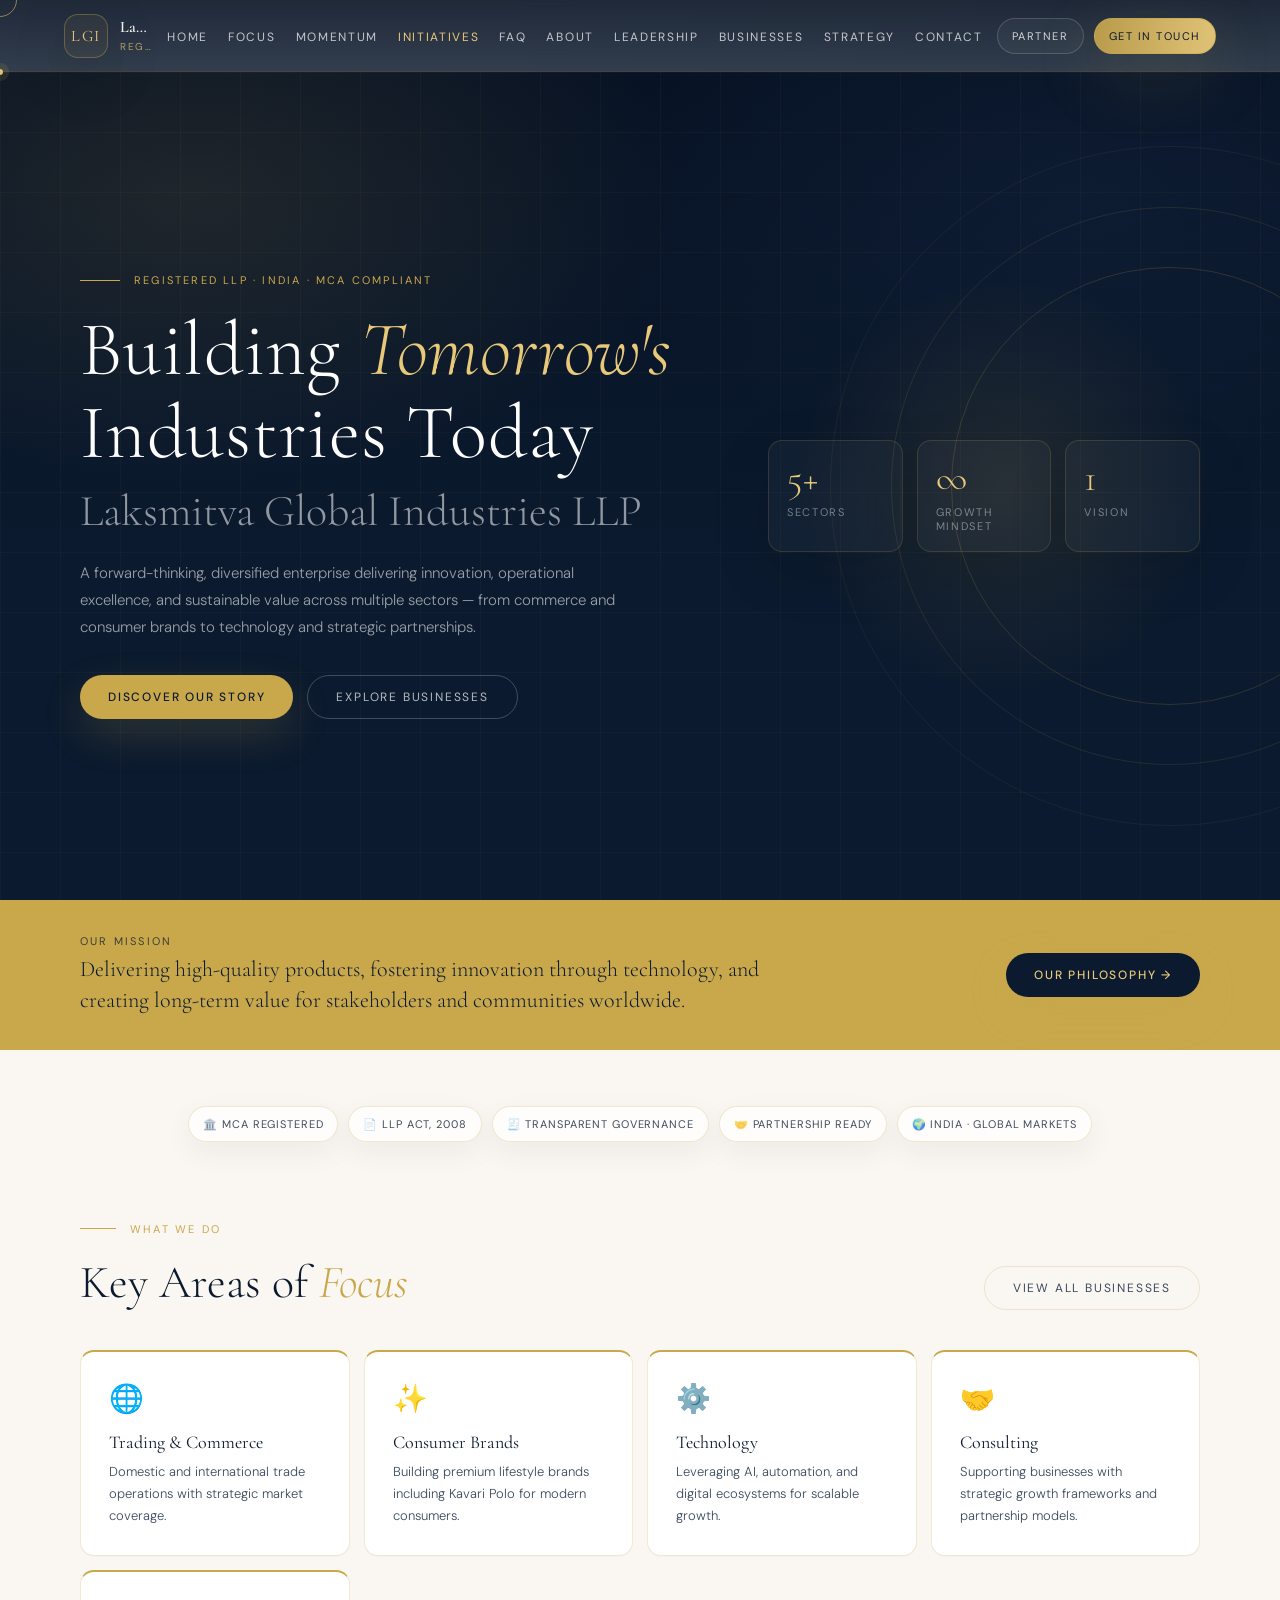
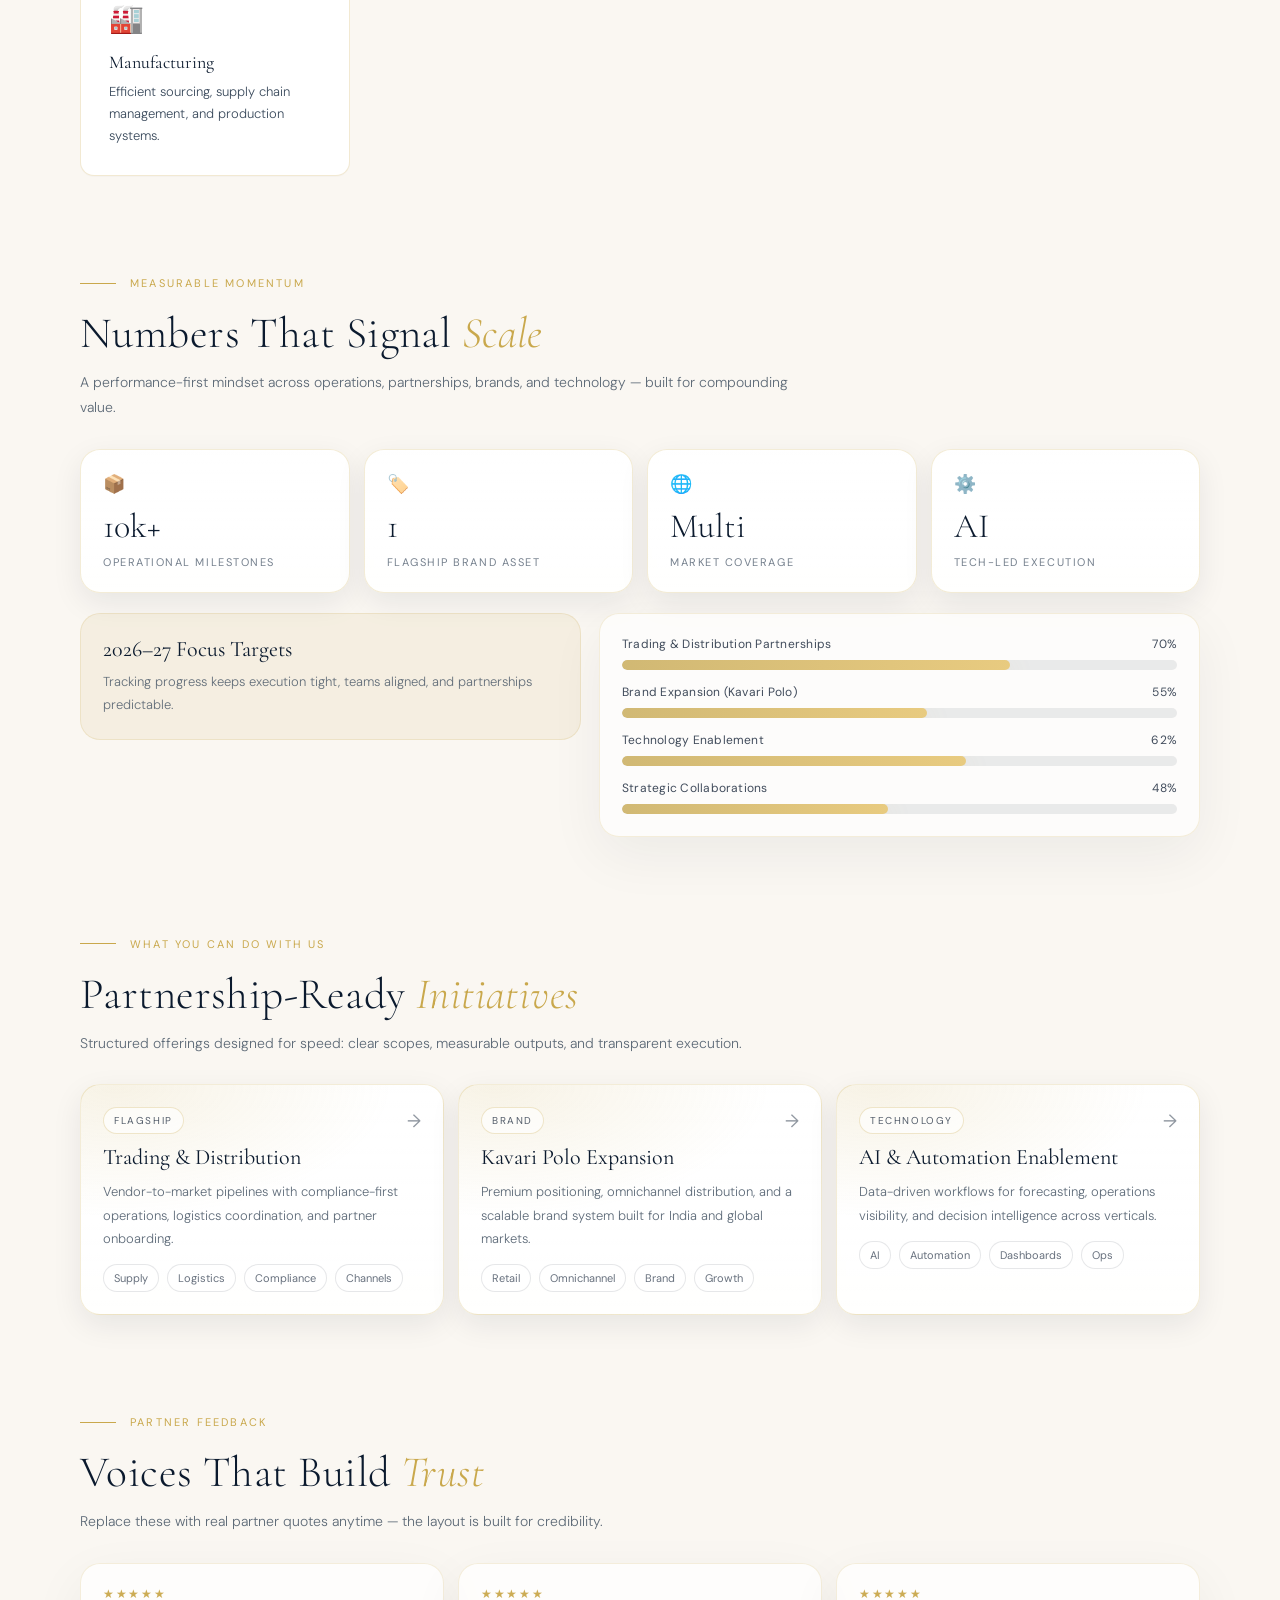
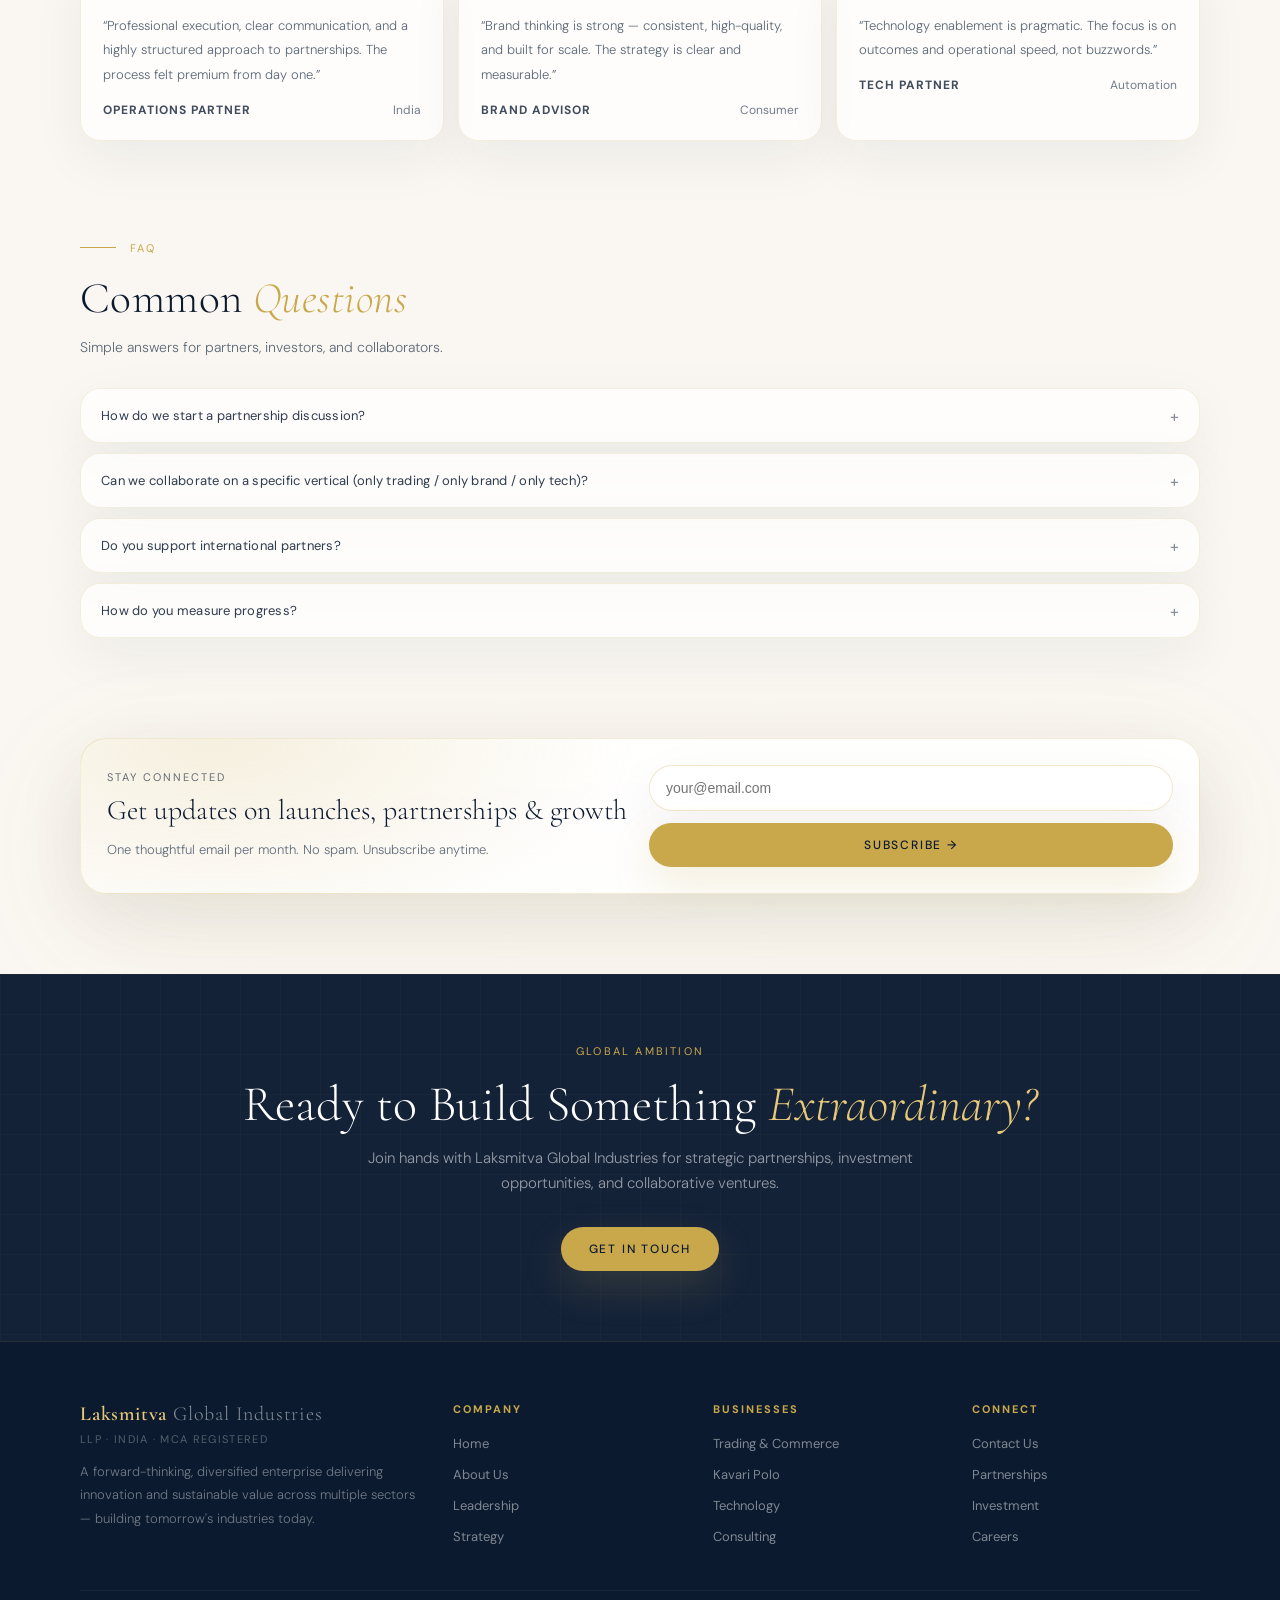
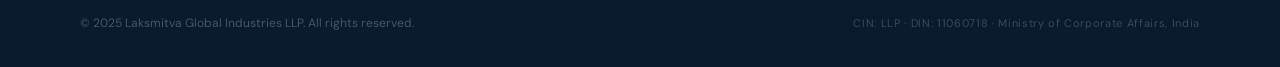
<file: index.html>
<!DOCTYPE html>
<html lang="en">
<head>
  <meta charset="UTF-8" />
  <meta name="viewport" content="width=device-width, initial-scale=1.0" />
  <title>Laksmitva Global Industries LLP</title>
  <meta name="description" content="Laksmitva Global Industries LLP — a forward-thinking, diversified enterprise delivering innovation, operational excellence, and sustainable value across multiple sectors." />

  <link rel="preconnect" href="https://fonts.googleapis.com">
  <link rel="preconnect" href="https://fonts.gstatic.com" crossorigin>
  <link href="https://fonts.googleapis.com/css2?family=Cormorant+Garamond:ital,wght@0,300;0,400;0,600;1,300;1,400&family=DM+Sans:wght@300;400;500&display=swap" rel="stylesheet">
  <link rel="stylesheet" href="./assets/style.css" />
</head>
<body>

  <!-- CURSOR (desktop only via CSS) -->
  <div id="cur-dot"></div>
  <div id="cur-ring"></div>

  <!-- LOADER -->
  <div id="loader" aria-label="Loading">
    <div class="ld-gem">LGI</div>
    <div class="ld-text">Laksmitva Global Industries</div>
    <div class="ld-bar"><div class="ld-bar-fill"></div></div>
  </div>

  <!-- ══════════ NAVIGATION (AGF-style) ══════════ -->
  <nav id="nav" aria-label="Primary navigation">
    <a href="#home" class="nav-brand">
      <div class="nav-gem">LGI</div>
      <div class="nav-brand-text">
        <span class="n">Laksmitva Global Industries LLP</span>
        <span class="s">Registered LLP · India · MCA Compliant</span>
      </div>
    </a>

    <ul class="nav-links">
      <li><a data-nav href="./index.html">Home</a></li>
      <li><a href="#focus">Focus</a></li>
      <li><a href="#momentum">Momentum</a></li>
      <li><a href="#initiatives">Initiatives</a></li>
      <li><a href="#faq">FAQ</a></li>
      <li><a data-nav href="./about.html">About</a></li>
      <li><a data-nav href="./leadership.html">Leadership</a></li>
      <li><a data-nav href="./businesses.html">Businesses</a></li>
      <li><a data-nav href="./strategy.html">Strategy</a></li>
      <li><a data-nav href="./contact.html">Contact</a></li>
    </ul>

    <div class="nav-right">
      <a href="#initiatives" class="nav-csr">Partner</a>
      <a href="#contactCta" class="nav-donate">Get In Touch</a>
      <button class="hamburger" id="burger" aria-label="Menu" aria-expanded="false" type="button">
        <span></span><span></span><span></span>
      </button>
    </div>
  </nav>

  <!-- Mobile drawer -->
  <div class="mobile-drawer" id="mobileDrawer" aria-label="Mobile navigation">
    <div class="container">
      <ul class="mobile-links">
        <li><a data-nav href="./index.html">Home</a></li>
        <li><a href="#focus">Focus</a></li>
        <li><a href="#momentum">Momentum</a></li>
        <li><a href="#initiatives">Initiatives</a></li>
        <li><a href="#faq">FAQ</a></li>
        <li><a data-nav href="./about.html">About</a></li>
        <li><a data-nav href="./leadership.html">Leadership</a></li>
        <li><a data-nav href="./businesses.html">Businesses</a></li>
        <li><a data-nav href="./strategy.html">Strategy</a></li>
        <li><a data-nav href="./contact.html">Contact</a></li>
      </ul>
      <div class="mobile-actions">
        <button class="btn-ghost" type="button" onclick="document.body.classList.remove('menu-open')" style="border-color: rgba(255,255,255,0.25);">Close</button>
        <a class="btn-primary" href="#contactCta">Get In Touch</a>
      </div>
    </div>
  </div>

  <!-- HERO -->
  <header class="hero" id="home">
    <div class="hero-geo"></div>
    <div class="hero-circle"></div>
    <div class="hero-glow"></div>

    <div class="container hero-grid">
      <div class="hero-content">
        <div class="hero-eyebrow fade-up">
          <div class="hero-eyebrow-line"></div>
          <span>Registered LLP · India · MCA Compliant</span>
        </div>
        <h1 class="hero-title fade-up-2">Building <em>Tomorrow's</em><br>Industries Today</h1>
        <p class="hero-sub fade-up-3">Laksmitva Global Industries LLP</p>
        <p class="hero-desc fade-up-3">
          A forward-thinking, diversified enterprise delivering innovation, operational excellence,
          and sustainable value across multiple sectors — from commerce and consumer brands to
          technology and strategic partnerships.
        </p>
        <div class="hero-actions fade-up-4">
          <a class="btn-primary" href="./about.html">Discover Our Story</a>
          <a class="btn-ghost" href="./businesses.html">Explore Businesses</a>
        </div>
      </div>

      <div class="hero-stats fade-up-4" aria-label="Key stats">
        <div class="stat-card">
          <div class="stat-num">5+</div>
          <div class="stat-label">Sectors</div>
        </div>
        <div class="stat-card">
          <div class="stat-num">∞</div>
          <div class="stat-label">Growth Mindset</div>
        </div>
        <div class="stat-card">
          <div class="stat-num">1</div>
          <div class="stat-label">Vision</div>
        </div>
      </div>
    </div>
  </header>

  <!-- Mission Strip -->
  <section class="mission-strip" aria-label="Mission">
    <div class="container mission-row">
      <div>
        <p class="mission-kicker">Our Mission</p>
        <p class="mission-text">
          Delivering high-quality products, fostering innovation through technology, and creating
          long-term value for stakeholders and communities worldwide.
        </p>
      </div>
      <a class="btn-primary" href="./about.html" style="background:var(--navy); color:var(--gold-light);">Our Philosophy →</a>
    </div>
  </section>

  <!-- Trust / Compliance Badges (premium feature) -->
  <section class="section-pad premium-section" style="padding: 56px 0 10px;">
    <div class="container">
      <div class="badge-row" aria-label="Trust and compliance">
        <div class="badge-pill">🏛️ MCA Registered</div>
        <div class="badge-pill">📄 LLP Act, 2008</div>
        <div class="badge-pill">🧾 Transparent Governance</div>
        <div class="badge-pill">🤝 Partnership Ready</div>
        <div class="badge-pill">🌍 India · Global Markets</div>
      </div>
    </div>
  </section>

  <!-- Sectors Preview -->
  <section class="section-pad" id="focus" style="padding-top: 70px;">
    <div class="container">
      <div style="display:flex; align-items:flex-end; justify-content:space-between; margin-bottom: 40px; flex-wrap:wrap; gap: 14px;">
        <div>
          <div class="page-eyebrow">
            <div class="page-eyebrow-line"></div>
            <span>What We Do</span>
          </div>
          <h2 style="font-family:'Cormorant Garamond',serif; font-size:clamp(28px,4vw,46px); font-weight:300; color:var(--text-dark);">
            Key Areas of <em style="font-style:italic; color:var(--gold);">Focus</em>
          </h2>
        </div>
        <a class="btn-ghost" href="./businesses.html" style="color:var(--text-mid); border-color:var(--border);">View All Businesses</a>
      </div>

      <div style="display:grid; grid-template-columns:repeat(auto-fit,minmax(220px,1fr)); gap: 14px;">
        <div class="card" style="padding:28px; border-top:2px solid var(--gold);">
          <div style="font-size:28px; margin-bottom:14px;">🌐</div>
          <h3 style="font-family:'Cormorant Garamond',serif; font-size:18px; font-weight:400; margin-bottom:8px;">Trading & Commerce</h3>
          <p style="font-size:13px; color:var(--text-mid); line-height:1.7; font-weight:300;">Domestic and international trade operations with strategic market coverage.</p>
        </div>
        <div class="card" style="padding:28px; border-top:2px solid var(--gold);">
          <div style="font-size:28px; margin-bottom:14px;">✨</div>
          <h3 style="font-family:'Cormorant Garamond',serif; font-size:18px; font-weight:400; margin-bottom:8px;">Consumer Brands</h3>
          <p style="font-size:13px; color:var(--text-mid); line-height:1.7; font-weight:300;">Building premium lifestyle brands including Kavari Polo for modern consumers.</p>
        </div>
        <div class="card" style="padding:28px; border-top:2px solid var(--gold);">
          <div style="font-size:28px; margin-bottom:14px;">⚙️</div>
          <h3 style="font-family:'Cormorant Garamond',serif; font-size:18px; font-weight:400; margin-bottom:8px;">Technology</h3>
          <p style="font-size:13px; color:var(--text-mid); line-height:1.7; font-weight:300;">Leveraging AI, automation, and digital ecosystems for scalable growth.</p>
        </div>
        <div class="card" style="padding:28px; border-top:2px solid var(--gold);">
          <div style="font-size:28px; margin-bottom:14px;">🤝</div>
          <h3 style="font-family:'Cormorant Garamond',serif; font-size:18px; font-weight:400; margin-bottom:8px;">Consulting</h3>
          <p style="font-size:13px; color:var(--text-mid); line-height:1.7; font-weight:300;">Supporting businesses with strategic growth frameworks and partnership models.</p>
        </div>
        <div class="card" style="padding:28px; border-top:2px solid var(--gold);">
          <div style="font-size:28px; margin-bottom:14px;">🏭</div>
          <h3 style="font-family:'Cormorant Garamond',serif; font-size:18px; font-weight:400; margin-bottom:8px;">Manufacturing</h3>
          <p style="font-size:13px; color:var(--text-mid); line-height:1.7; font-weight:300;">Efficient sourcing, supply chain management, and production systems.</p>
        </div>
      </div>
    </div>
  </section>

  <!-- Premium Impact + Targets (inspired by reference site) -->
  <section class="section-pad premium-section" id="momentum" style="padding-top: 0;">
    <div class="container">
      <div class="section-head">
        <div class="page-eyebrow">
          <div class="page-eyebrow-line"></div>
          <span>Measurable Momentum</span>
        </div>
        <h2 class="section-title">Numbers That Signal <em>Scale</em></h2>
        <p class="section-sub">A performance-first mindset across operations, partnerships, brands, and technology — built for compounding value.</p>
      </div>

      <div class="impact-grid" aria-label="Impact metrics">
        <div class="impact-card">
          <div class="impact-icon">📦</div>
          <div class="impact-num">10k+</div>
          <div class="impact-label">Operational Milestones</div>
        </div>
        <div class="impact-card">
          <div class="impact-icon">🏷️</div>
          <div class="impact-num">1</div>
          <div class="impact-label">Flagship Brand Asset</div>
        </div>
        <div class="impact-card">
          <div class="impact-icon">🌐</div>
          <div class="impact-num">Multi</div>
          <div class="impact-label">Market Coverage</div>
        </div>
        <div class="impact-card">
          <div class="impact-icon">⚙️</div>
          <div class="impact-num">AI</div>
          <div class="impact-label">Tech-Led Execution</div>
        </div>
      </div>

      <div class="targets-grid" aria-label="Targets">
        <div class="targets-left">
          <h3 class="targets-title">2026–27 Focus Targets</h3>
          <p class="targets-sub">Tracking progress keeps execution tight, teams aligned, and partnerships predictable.</p>
        </div>
        <div class="targets-right">
          <div class="progress-item">
            <div class="progress-top"><span>Trading & Distribution Partnerships</span><span>70%</span></div>
            <div class="progress-bar"><div class="progress-fill" style="width:70%"></div></div>
          </div>
          <div class="progress-item">
            <div class="progress-top"><span>Brand Expansion (Kavari Polo)</span><span>55%</span></div>
            <div class="progress-bar"><div class="progress-fill" style="width:55%"></div></div>
          </div>
          <div class="progress-item">
            <div class="progress-top"><span>Technology Enablement</span><span>62%</span></div>
            <div class="progress-bar"><div class="progress-fill" style="width:62%"></div></div>
          </div>
          <div class="progress-item">
            <div class="progress-top"><span>Strategic Collaborations</span><span>48%</span></div>
            <div class="progress-bar"><div class="progress-fill" style="width:48%"></div></div>
          </div>
        </div>
      </div>
    </div>
  </section>

  <!-- Initiatives / Offerings -->
  <section class="section-pad premium-section" id="initiatives" style="padding-top: 0;">
    <div class="container">
      <div class="section-head">
        <div class="page-eyebrow">
          <div class="page-eyebrow-line"></div>
          <span>What You Can Do With Us</span>
        </div>
        <h2 class="section-title">Partnership-Ready <em>Initiatives</em></h2>
        <p class="section-sub">Structured offerings designed for speed: clear scopes, measurable outputs, and transparent execution.</p>
      </div>

      <div class="campaign-grid">
        <a class="campaign-card" href="./contact.html">
          <div class="campaign-top"><span class="campaign-badge">Flagship</span><span class="campaign-arrow">→</span></div>
          <h3>Trading & Distribution</h3>
          <p>Vendor-to-market pipelines with compliance-first operations, logistics coordination, and partner onboarding.</p>
          <div class="campaign-tags">
            <span>Supply</span><span>Logistics</span><span>Compliance</span><span>Channels</span>
          </div>
        </a>
        <a class="campaign-card" href="./businesses.html">
          <div class="campaign-top"><span class="campaign-badge">Brand</span><span class="campaign-arrow">→</span></div>
          <h3>Kavari Polo Expansion</h3>
          <p>Premium positioning, omnichannel distribution, and a scalable brand system built for India and global markets.</p>
          <div class="campaign-tags">
            <span>Retail</span><span>Omnichannel</span><span>Brand</span><span>Growth</span>
          </div>
        </a>
        <a class="campaign-card" href="./strategy.html">
          <div class="campaign-top"><span class="campaign-badge">Technology</span><span class="campaign-arrow">→</span></div>
          <h3>AI & Automation Enablement</h3>
          <p>Data-driven workflows for forecasting, operations visibility, and decision intelligence across verticals.</p>
          <div class="campaign-tags">
            <span>AI</span><span>Automation</span><span>Dashboards</span><span>Ops</span>
          </div>
        </a>
      </div>
    </div>
  </section>

  <!-- Testimonials -->
  <section class="section-pad premium-section" id="testimonials" style="padding-top: 0;">
    <div class="container">
      <div class="section-head">
        <div class="page-eyebrow">
          <div class="page-eyebrow-line"></div>
          <span>Partner Feedback</span>
        </div>
        <h2 class="section-title">Voices That Build <em>Trust</em></h2>
        <p class="section-sub">Replace these with real partner quotes anytime — the layout is built for credibility.</p>
      </div>

      <div class="testimonials-grid" aria-label="Testimonials">
        <div class="testimonial-card">
          <div class="stars">★★★★★</div>
          <p>“Professional execution, clear communication, and a highly structured approach to partnerships. The process felt premium from day one.”</p>
          <div class="who"><strong>Operations Partner</strong><span>India</span></div>
        </div>
        <div class="testimonial-card">
          <div class="stars">★★★★★</div>
          <p>“Brand thinking is strong — consistent, high-quality, and built for scale. The strategy is clear and measurable.”</p>
          <div class="who"><strong>Brand Advisor</strong><span>Consumer</span></div>
        </div>
        <div class="testimonial-card">
          <div class="stars">★★★★★</div>
          <p>“Technology enablement is pragmatic. The focus is on outcomes and operational speed, not buzzwords.”</p>
          <div class="who"><strong>Tech Partner</strong><span>Automation</span></div>
        </div>
      </div>
    </div>
  </section>

  <!-- FAQ (Accordion) -->
  <section class="section-pad premium-section" style="padding-top: 0;">
    <div class="container">
      <div class="section-head">
        <div class="page-eyebrow">
          <div class="page-eyebrow-line"></div>
          <span>FAQ</span>
        </div>
        <h2 class="section-title">Common <em>Questions</em></h2>
        <p class="section-sub">Simple answers for partners, investors, and collaborators.</p>
      </div>

      <div class="faq" id="faq">
        <details class="faq-item">
          <summary>How do we start a partnership discussion?</summary>
          <div class="faq-body">Go to <a href="./contact.html">Contact</a> and share your inquiry type. We respond with next steps and a short discovery checklist.</div>
        </details>
        <details class="faq-item">
          <summary>Can we collaborate on a specific vertical (only trading / only brand / only tech)?</summary>
          <div class="faq-body">Yes — engagements can be scoped to one vertical or structured as a multi-vertical partnership based on objectives.</div>
        </details>
        <details class="faq-item">
          <summary>Do you support international partners?</summary>
          <div class="faq-body">Yes. We can structure cross-border trade, distribution support, and strategic collaborations subject to compliance requirements.</div>
        </details>
        <details class="faq-item">
          <summary>How do you measure progress?</summary>
          <div class="faq-body">We use milestone-based execution: measurable deliverables, periodic reviews, and transparent reporting aligned to scope.</div>
        </details>
      </div>
    </div>
  </section>

  <!-- Newsletter -->
  <section class="section-pad premium-section" style="padding-top: 0; padding-bottom: 80px;">
    <div class="container">
      <div class="newsletter">
        <div>
          <div class="newsletter-kicker">Stay Connected</div>
          <h2 class="newsletter-title">Get updates on launches, partnerships & growth</h2>
          <p class="newsletter-sub">One thoughtful email per month. No spam. Unsubscribe anytime.</p>
        </div>
        <form class="newsletter-form" id="newsletterForm">
          <input type="email" id="newsletterEmail" placeholder="your@email.com" required />
          <button class="btn-primary" type="submit">Subscribe →</button>
          <div class="newsletter-msg" id="newsletterMsg">✓ Subscribed. We’ll keep it premium and minimal.</div>
        </form>
      </div>
    </div>
  </section>

  <!-- CTA Banner -->
  <section id="contactCta" style="background:var(--navy-mid); padding: 70px 0; text-align:center; position:relative; overflow:hidden;">
    <div style="position:absolute; inset:0; background-image:linear-gradient(rgba(201,168,76,0.03) 1px, transparent 1px),linear-gradient(90deg,rgba(201,168,76,0.03) 1px,transparent 1px); background-size:40px 40px;"></div>
    <div class="container" style="position:relative; z-index:1;">
      <p style="font-size:11px; letter-spacing:0.2em; text-transform:uppercase; color:var(--gold); margin-bottom:16px;">Global Ambition</p>
      <h2 style="font-family:'Cormorant Garamond',serif; font-size:clamp(28px,4vw,50px); font-weight:300; color:var(--white); margin-bottom:12px; line-height:1.2;">
        Ready to Build Something <em style="font-style:italic; color:var(--gold-light);">Extraordinary?</em>
      </h2>
      <p style="font-size:15px; color:rgba(255,255,255,0.55); max-width:560px; margin:0 auto 30px; line-height:1.7; font-weight:300;">
        Join hands with Laksmitva Global Industries for strategic partnerships, investment opportunities, and collaborative ventures.
      </p>
      <a class="btn-primary" href="./contact.html">Get In Touch</a>
    </div>
  </section>

  <!-- FOOTER -->
  <footer>
    <div class="container">
      <div class="footer-top">
        <div class="footer-brand">
          <div class="footer-logo">Laksmitva <span>Global Industries</span></div>
          <div class="footer-tagline">LLP · India · MCA Registered</div>
          <p>A forward-thinking, diversified enterprise delivering innovation and sustainable value across multiple sectors — building tomorrow's industries today.</p>
        </div>
        <div class="footer-col">
          <h5>Company</h5>
          <ul>
            <li><a href="./index.html">Home</a></li>
            <li><a href="./about.html">About Us</a></li>
            <li><a href="./leadership.html">Leadership</a></li>
            <li><a href="./strategy.html">Strategy</a></li>
          </ul>
        </div>
        <div class="footer-col">
          <h5>Businesses</h5>
          <ul>
            <li><a href="./businesses.html">Trading & Commerce</a></li>
            <li><a href="./businesses.html">Kavari Polo</a></li>
            <li><a href="./businesses.html">Technology</a></li>
            <li><a href="./businesses.html">Consulting</a></li>
          </ul>
        </div>
        <div class="footer-col">
          <h5>Connect</h5>
          <ul>
            <li><a href="./contact.html">Contact Us</a></li>
            <li><a href="./contact.html">Partnerships</a></li>
            <li><a href="./contact.html">Investment</a></li>
            <li><a href="./contact.html">Careers</a></li>
          </ul>
        </div>
      </div>
      <div class="footer-bottom">
        <p>© 2025 Laksmitva Global Industries LLP. All rights reserved.</p>
        <p class="reg">CIN: LLP · DIN: 11060718 · Ministry of Corporate Affairs, India</p>
      </div>
    </div>
  </footer>

  <script src="./assets/site.js"></script>
</body>
</html>
</file>
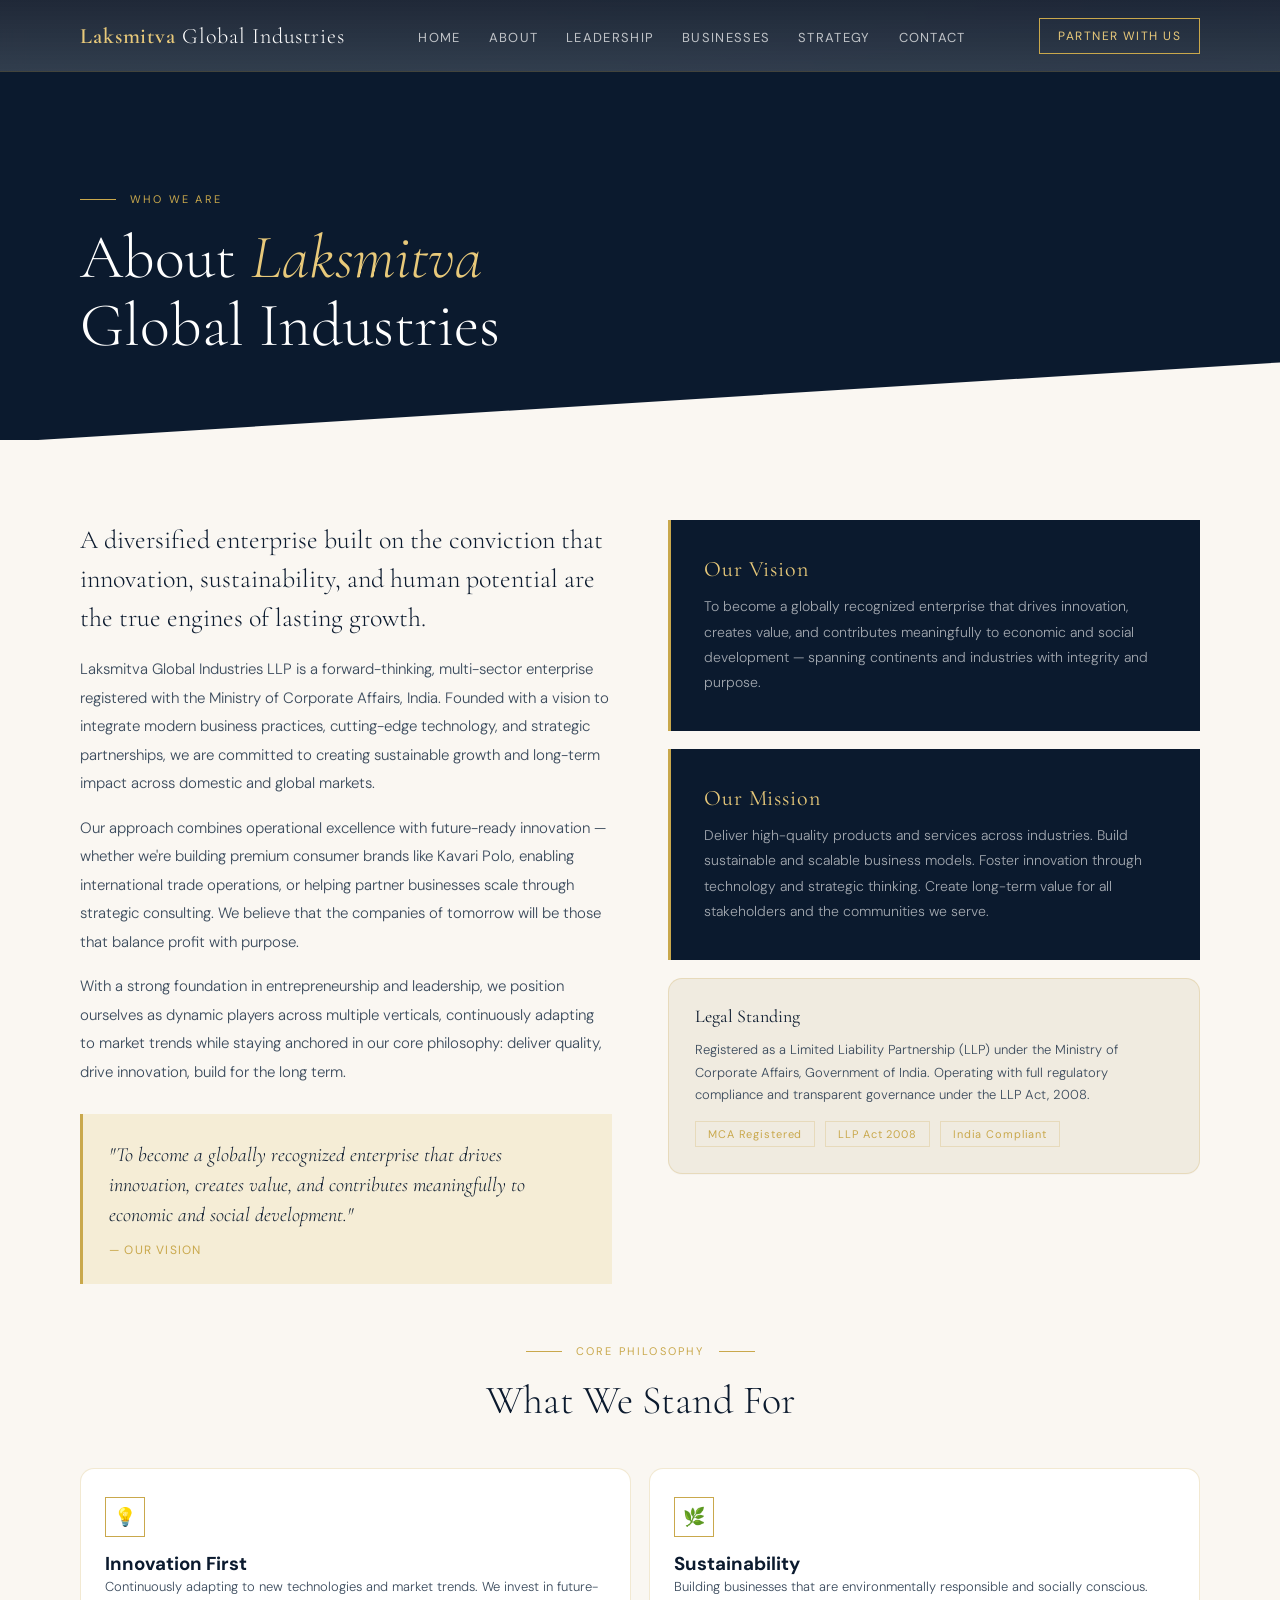
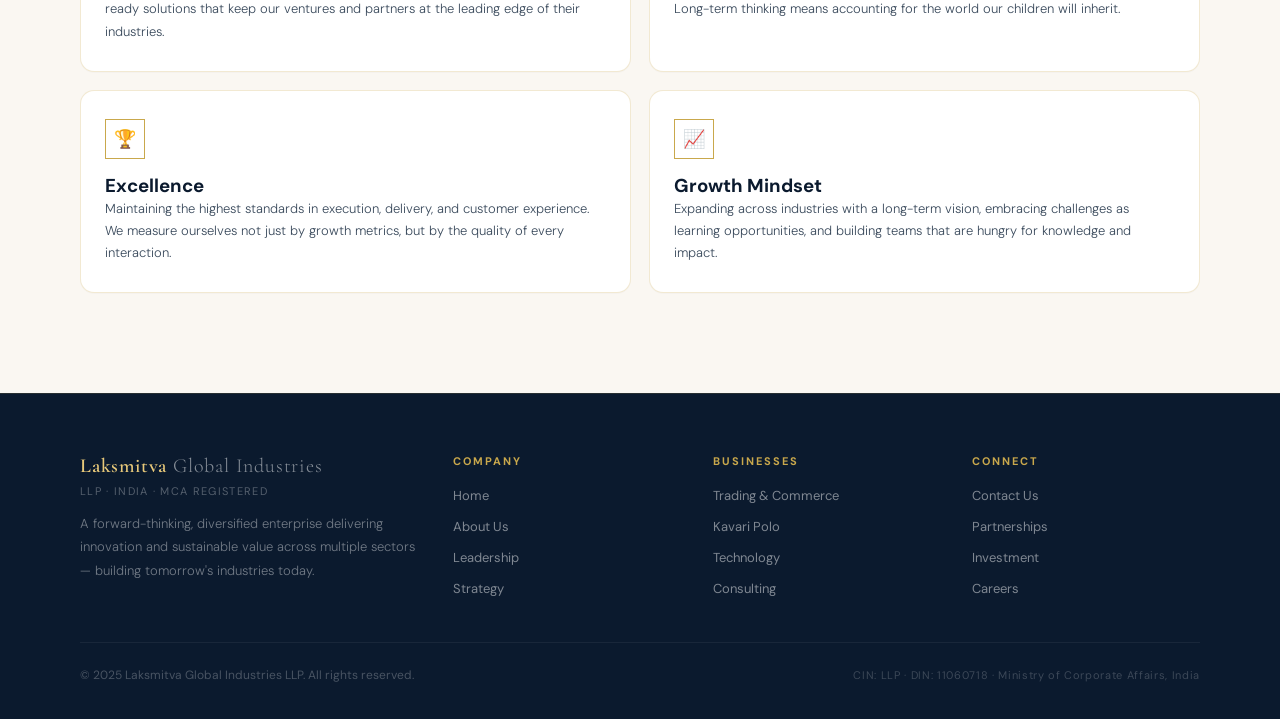
<file: about.html>
<!DOCTYPE html>
<html lang="en">
<head>
  <meta charset="UTF-8" />
  <meta name="viewport" content="width=device-width, initial-scale=1.0" />
  <title>About — Laksmitva Global Industries LLP</title>
  <meta name="description" content="About Laksmitva Global Industries LLP — vision, mission, legal standing, and core values." />

  <link rel="preconnect" href="https://fonts.googleapis.com">
  <link rel="preconnect" href="https://fonts.gstatic.com" crossorigin>
  <link href="https://fonts.googleapis.com/css2?family=Cormorant+Garamond:ital,wght@0,300;0,400;0,600;1,300;1,400&family=DM+Sans:wght@300;400;500&display=swap" rel="stylesheet">
  <link rel="stylesheet" href="./assets/style.css" />
</head>
<body>

  <!-- NAV -->
  <nav id="mainNav" aria-label="Primary navigation">
    <div class="container nav-inner">
      <a class="nav-logo" href="./index.html">Laksmitva <span>Global Industries</span></a>

      <ul class="nav-links" aria-label="Desktop navigation">
        <li><a data-nav href="./index.html">Home</a></li>
        <li><a data-nav href="./about.html">About</a></li>
        <li><a data-nav href="./leadership.html">Leadership</a></li>
        <li><a data-nav href="./businesses.html">Businesses</a></li>
        <li><a data-nav href="./strategy.html">Strategy</a></li>
        <li><a data-nav href="./contact.html">Contact</a></li>
      </ul>

      <div style="display:flex; gap:10px; align-items:center;">
        <a class="nav-cta" href="./contact.html">Partner With Us</a>
        <button class="nav-toggle" id="navToggle" aria-label="Open menu" aria-expanded="false" type="button">☰</button>
      </div>
    </div>
  </nav>

  <!-- Mobile drawer -->
  <div class="mobile-drawer" aria-label="Mobile navigation">
    <div class="container">
      <ul class="mobile-links">
        <li><a data-nav href="./index.html">Home</a></li>
        <li><a data-nav href="./about.html">About</a></li>
        <li><a data-nav href="./leadership.html">Leadership</a></li>
        <li><a data-nav href="./businesses.html">Businesses</a></li>
        <li><a data-nav href="./strategy.html">Strategy</a></li>
        <li><a data-nav href="./contact.html">Contact</a></li>
      </ul>
      <div class="mobile-actions">
        <button class="btn-ghost" type="button" onclick="document.body.classList.remove('menu-open')" style="border-color: rgba(255,255,255,0.25);">Close</button>
        <a class="btn-primary" href="./contact.html">Partner With Us</a>
      </div>
    </div>
  </div>

  <!-- PAGE HERO -->
  <header class="hero-slab section-hero-pad">
    <div class="container">
      <div class="page-eyebrow"><div class="page-eyebrow-line"></div><span>Who We Are</span></div>
      <h1 class="page-title">About <em>Laksmitva</em><br>Global Industries</h1>
    </div>
  </header>

  <main class="section-pad">
    <div class="container">
      <div class="about-grid">
        <div>
          <p class="about-text-lead">
            A diversified enterprise built on the conviction that innovation, sustainability, and human potential are the true engines of lasting growth.
          </p>
          <p class="about-text">
            Laksmitva Global Industries LLP is a forward-thinking, multi-sector enterprise registered with the Ministry of Corporate Affairs, India. Founded with a vision to integrate modern business practices, cutting-edge technology, and strategic partnerships, we are committed to creating sustainable growth and long-term impact across domestic and global markets.
          </p>
          <p class="about-text">
            Our approach combines operational excellence with future-ready innovation — whether we're building premium consumer brands like Kavari Polo, enabling international trade operations, or helping partner businesses scale through strategic consulting. We believe that the companies of tomorrow will be those that balance profit with purpose.
          </p>
          <p class="about-text">
            With a strong foundation in entrepreneurship and leadership, we position ourselves as dynamic players across multiple verticals, continuously adapting to market trends while staying anchored in our core philosophy: deliver quality, drive innovation, build for the long term.
          </p>

          <div style="margin-top:28px; padding:26px; background:var(--gold-pale); border-left:3px solid var(--gold);">
            <p style="font-family:'Cormorant Garamond',serif; font-size:20px; font-weight:300; font-style:italic; line-height:1.5; color:var(--text-dark);">
              "To become a globally recognized enterprise that drives innovation, creates value, and contributes meaningfully to economic and social development."
            </p>
            <p style="font-size:12px; letter-spacing:0.1em; text-transform:uppercase; color:var(--gold); margin-top:12px;">— Our Vision</p>
          </div>
        </div>

        <div>
          <div class="about-vm-card">
            <h3>Our Vision</h3>
            <p>To become a globally recognized enterprise that drives innovation, creates value, and contributes meaningfully to economic and social development — spanning continents and industries with integrity and purpose.</p>
          </div>

          <div class="about-vm-card">
            <h3>Our Mission</h3>
            <p>Deliver high-quality products and services across industries. Build sustainable and scalable business models. Foster innovation through technology and strategic thinking. Create long-term value for all stakeholders and the communities we serve.</p>
          </div>

          <div class="card" style="background:var(--cream-dark); padding:26px;">
            <h2 style="font-family:'Cormorant Garamond',serif; font-size:18px; font-weight:400; margin-bottom:12px; color:var(--text-dark);">Legal Standing</h2>
            <p style="font-size:13px; color:var(--text-mid); line-height:1.75; font-weight:300;">
              Registered as a Limited Liability Partnership (LLP) under the Ministry of Corporate Affairs, Government of India. Operating with full regulatory compliance and transparent governance under the LLP Act, 2008.
            </p>
            <div style="margin-top:14px; display:flex; gap:10px; flex-wrap:wrap;">
              <span style="font-size:11px; color:var(--gold); border:1px solid var(--border); padding:5px 12px; letter-spacing:0.08em;">MCA Registered</span>
              <span style="font-size:11px; color:var(--gold); border:1px solid var(--border); padding:5px 12px; letter-spacing:0.08em;">LLP Act 2008</span>
              <span style="font-size:11px; color:var(--gold); border:1px solid var(--border); padding:5px 12px; letter-spacing:0.08em;">India Compliant</span>
            </div>
          </div>
        </div>
      </div>

      <section style="margin-top:60px;">
        <div style="text-align:center; margin-bottom:34px;">
          <div class="page-eyebrow" style="justify-content:center;">
            <div class="page-eyebrow-line"></div>
            <span>Core Philosophy</span>
            <div class="page-eyebrow-line"></div>
          </div>
          <h2 style="font-family:'Cormorant Garamond',serif; font-size:clamp(26px,3.5vw,40px); font-weight:300;">What We Stand For</h2>
        </div>

        <div class="values-grid">
          <div class="card value-card">
            <div class="value-icon"><span>💡</span></div>
            <h3>Innovation First</h3>
            <p>Continuously adapting to new technologies and market trends. We invest in future-ready solutions that keep our ventures and partners at the leading edge of their industries.</p>
          </div>
          <div class="card value-card">
            <div class="value-icon"><span>🌿</span></div>
            <h3>Sustainability</h3>
            <p>Building businesses that are environmentally responsible and socially conscious. Long-term thinking means accounting for the world our children will inherit.</p>
          </div>
          <div class="card value-card">
            <div class="value-icon"><span>🏆</span></div>
            <h3>Excellence</h3>
            <p>Maintaining the highest standards in execution, delivery, and customer experience. We measure ourselves not just by growth metrics, but by the quality of every interaction.</p>
          </div>
          <div class="card value-card">
            <div class="value-icon"><span>📈</span></div>
            <h3>Growth Mindset</h3>
            <p>Expanding across industries with a long-term vision, embracing challenges as learning opportunities, and building teams that are hungry for knowledge and impact.</p>
          </div>
        </div>
      </section>
    </div>
  </main>

  <!-- FOOTER -->
  <footer>
    <div class="container">
      <div class="footer-top">
        <div class="footer-brand">
          <div class="footer-logo">Laksmitva <span>Global Industries</span></div>
          <div class="footer-tagline">LLP · India · MCA Registered</div>
          <p>A forward-thinking, diversified enterprise delivering innovation and sustainable value across multiple sectors — building tomorrow's industries today.</p>
        </div>
        <div class="footer-col">
          <h5>Company</h5>
          <ul>
            <li><a href="./index.html">Home</a></li>
            <li><a href="./about.html">About Us</a></li>
            <li><a href="./leadership.html">Leadership</a></li>
            <li><a href="./strategy.html">Strategy</a></li>
          </ul>
        </div>
        <div class="footer-col">
          <h5>Businesses</h5>
          <ul>
            <li><a href="./businesses.html">Trading & Commerce</a></li>
            <li><a href="./businesses.html">Kavari Polo</a></li>
            <li><a href="./businesses.html">Technology</a></li>
            <li><a href="./businesses.html">Consulting</a></li>
          </ul>
        </div>
        <div class="footer-col">
          <h5>Connect</h5>
          <ul>
            <li><a href="./contact.html">Contact Us</a></li>
            <li><a href="./contact.html">Partnerships</a></li>
            <li><a href="./contact.html">Investment</a></li>
            <li><a href="./contact.html">Careers</a></li>
          </ul>
        </div>
      </div>
      <div class="footer-bottom">
        <p>© 2025 Laksmitva Global Industries LLP. All rights reserved.</p>
        <p class="reg">CIN: LLP · DIN: 11060718 · Ministry of Corporate Affairs, India</p>
      </div>
    </div>
  </footer>

  <script src="./assets/site.js"></script>
</body>
</html>
</file>
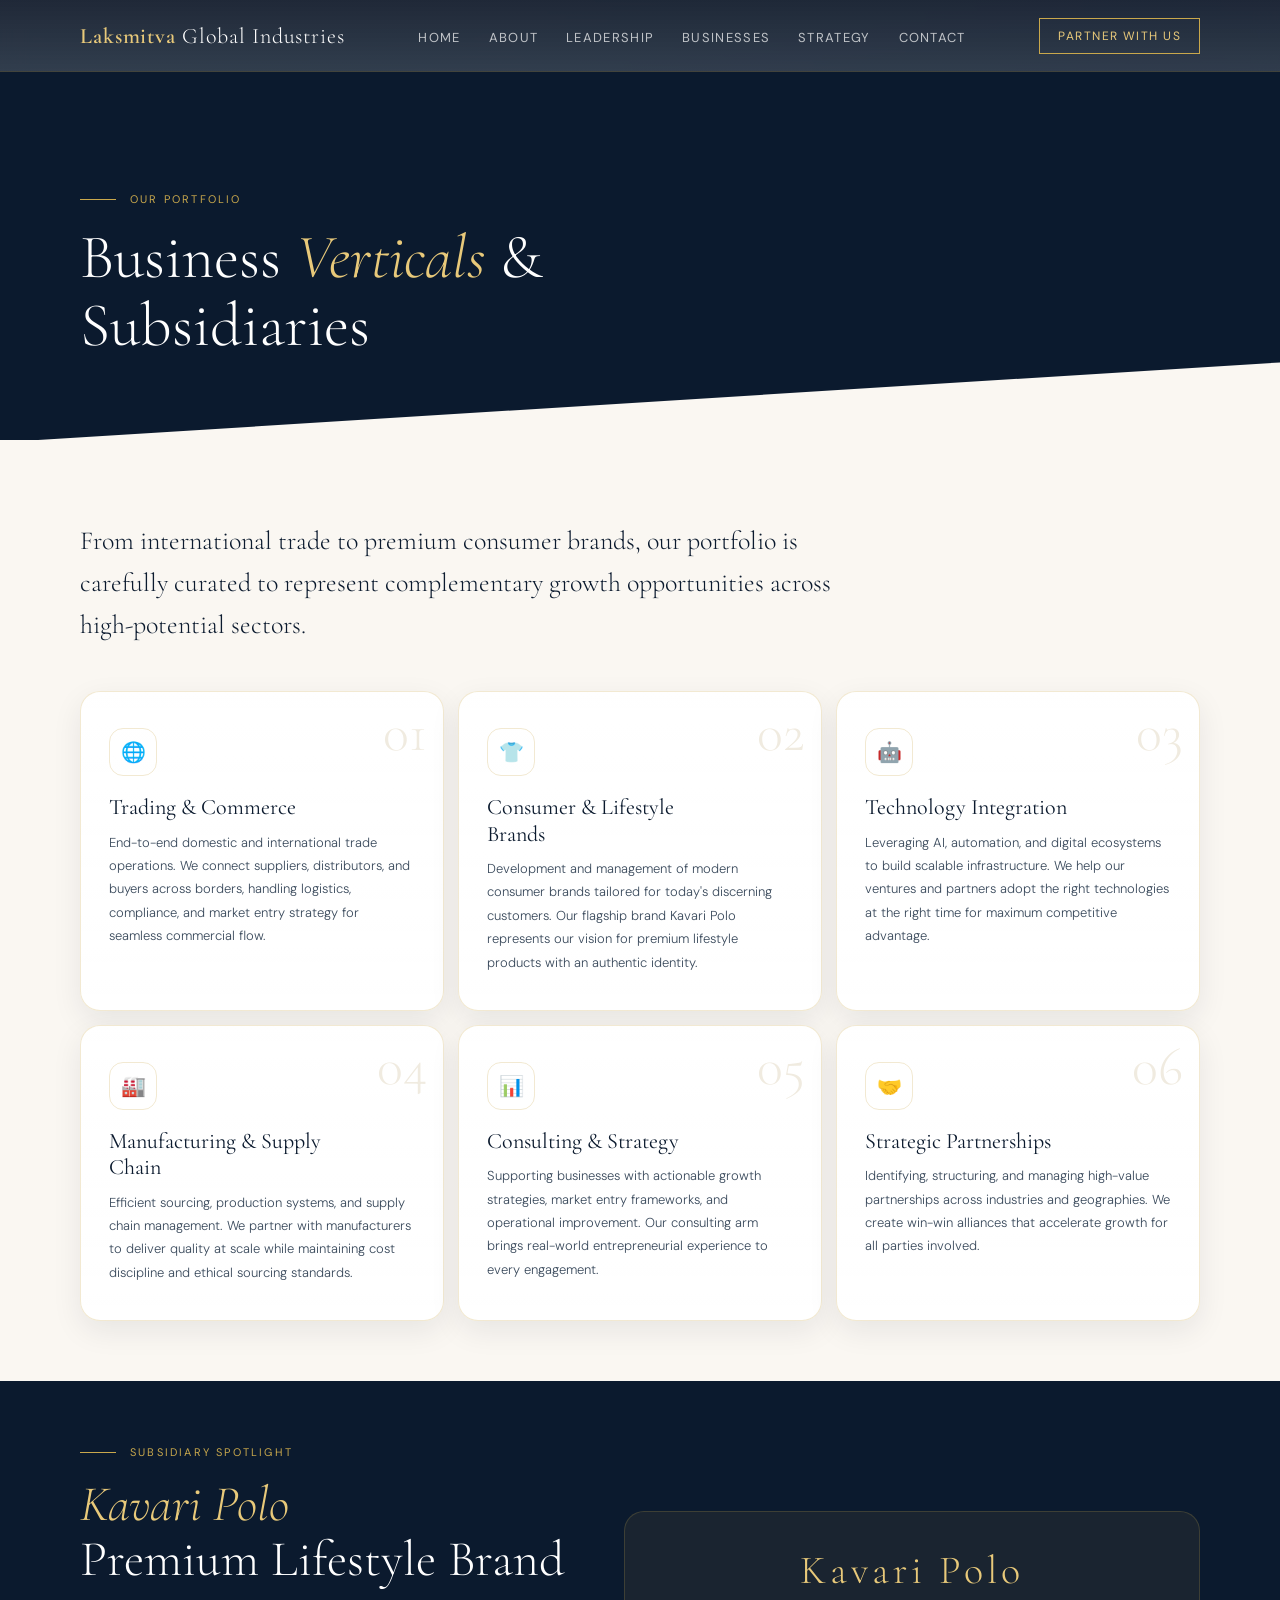
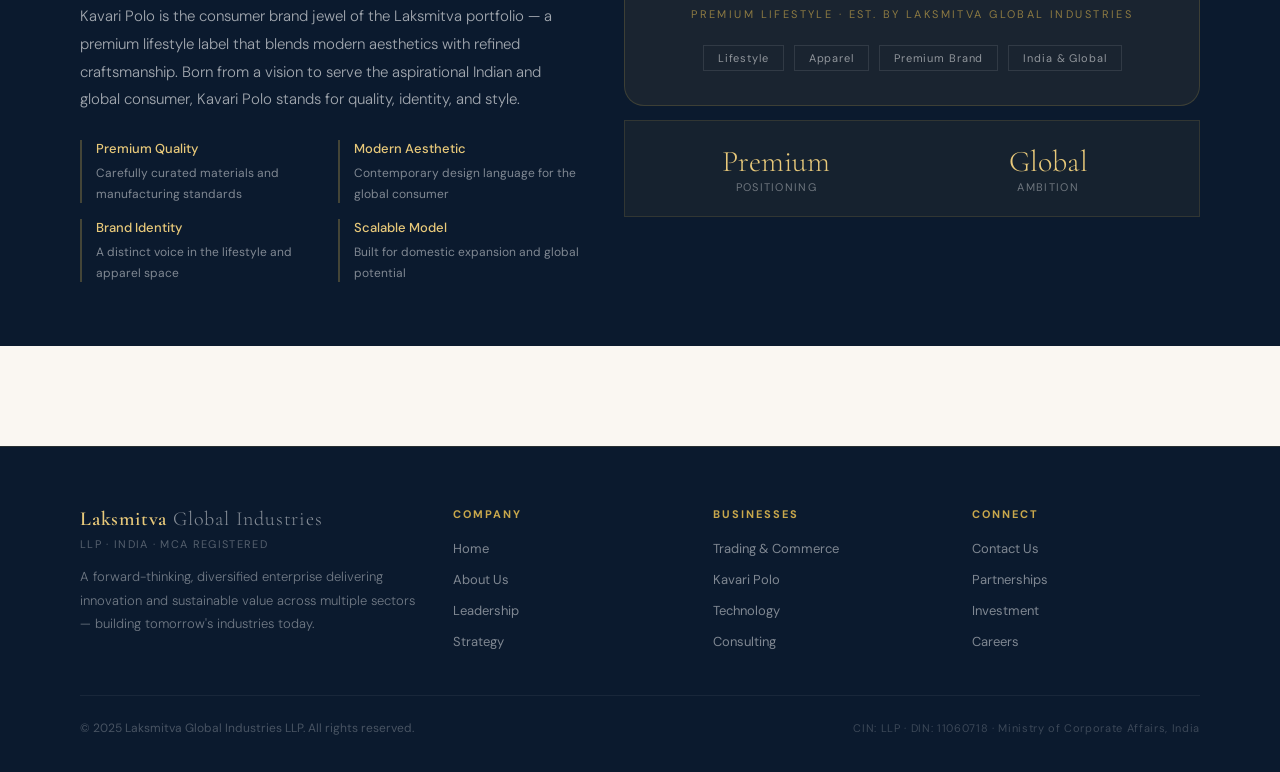
<file: businesses.html>
<!DOCTYPE html>
<html lang="en">
<head>
  <meta charset="UTF-8" />
  <meta name="viewport" content="width=device-width, initial-scale=1.0" />
  <title>Businesses — Laksmitva Global Industries LLP</title>
  <meta name="description" content="Business verticals and subsidiaries of Laksmitva Global Industries LLP, including the Kavari Polo spotlight." />

  <link rel="preconnect" href="https://fonts.googleapis.com">
  <link rel="preconnect" href="https://fonts.gstatic.com" crossorigin>
  <link href="https://fonts.googleapis.com/css2?family=Cormorant+Garamond:ital,wght@0,300;0,400;0,600;1,300;1,400&family=DM+Sans:wght@300;400;500&display=swap" rel="stylesheet">
  <link rel="stylesheet" href="./assets/style.css" />
</head>
<body>

  <!-- NAV -->
  <nav id="mainNav" aria-label="Primary navigation">
    <div class="container nav-inner">
      <a class="nav-logo" href="./index.html">Laksmitva <span>Global Industries</span></a>

      <ul class="nav-links" aria-label="Desktop navigation">
        <li><a data-nav href="./index.html">Home</a></li>
        <li><a data-nav href="./about.html">About</a></li>
        <li><a data-nav href="./leadership.html">Leadership</a></li>
        <li><a data-nav href="./businesses.html">Businesses</a></li>
        <li><a data-nav href="./strategy.html">Strategy</a></li>
        <li><a data-nav href="./contact.html">Contact</a></li>
      </ul>

      <div style="display:flex; gap:10px; align-items:center;">
        <a class="nav-cta" href="./contact.html">Partner With Us</a>
        <button class="nav-toggle" id="navToggle" aria-label="Open menu" aria-expanded="false" type="button">☰</button>
      </div>
    </div>
  </nav>

  <!-- Mobile drawer -->
  <div class="mobile-drawer" aria-label="Mobile navigation">
    <div class="container">
      <ul class="mobile-links">
        <li><a data-nav href="./index.html">Home</a></li>
        <li><a data-nav href="./about.html">About</a></li>
        <li><a data-nav href="./leadership.html">Leadership</a></li>
        <li><a data-nav href="./businesses.html">Businesses</a></li>
        <li><a data-nav href="./strategy.html">Strategy</a></li>
        <li><a data-nav href="./contact.html">Contact</a></li>
      </ul>
      <div class="mobile-actions">
        <button class="btn-ghost" type="button" onclick="document.body.classList.remove('menu-open')" style="border-color: rgba(255,255,255,0.25);">Close</button>
        <a class="btn-primary" href="./contact.html">Partner With Us</a>
      </div>
    </div>
  </div>

  <!-- PAGE HERO -->
  <header class="hero-slab section-hero-pad">
    <div class="container">
      <div class="page-eyebrow"><div class="page-eyebrow-line"></div><span>Our Portfolio</span></div>
      <h1 class="page-title">Business <em>Verticals</em> &<br>Subsidiaries</h1>
    </div>
  </header>

  <main class="section-pad">
    <div class="container">
      <p class="biz-intro">
        From international trade to premium consumer brands, our portfolio is carefully curated to represent complementary growth opportunities across high-potential sectors.
      </p>

      <div class="biz-grid" aria-label="Business verticals">
        <div class="card biz-card">
          <div class="biz-num">01</div>
          <div class="biz-icon">🌐</div>
          <div class="biz-name">Trading & Commerce</div>
          <p class="biz-desc">End-to-end domestic and international trade operations. We connect suppliers, distributors, and buyers across borders, handling logistics, compliance, and market entry strategy for seamless commercial flow.</p>
        </div>
        <div class="card biz-card">
          <div class="biz-num">02</div>
          <div class="biz-icon">👕</div>
          <div class="biz-name">Consumer & Lifestyle Brands</div>
          <p class="biz-desc">Development and management of modern consumer brands tailored for today's discerning customers. Our flagship brand Kavari Polo represents our vision for premium lifestyle products with an authentic identity.</p>
        </div>
        <div class="card biz-card">
          <div class="biz-num">03</div>
          <div class="biz-icon">🤖</div>
          <div class="biz-name">Technology Integration</div>
          <p class="biz-desc">Leveraging AI, automation, and digital ecosystems to build scalable infrastructure. We help our ventures and partners adopt the right technologies at the right time for maximum competitive advantage.</p>
        </div>
        <div class="card biz-card">
          <div class="biz-num">04</div>
          <div class="biz-icon">🏭</div>
          <div class="biz-name">Manufacturing & Supply Chain</div>
          <p class="biz-desc">Efficient sourcing, production systems, and supply chain management. We partner with manufacturers to deliver quality at scale while maintaining cost discipline and ethical sourcing standards.</p>
        </div>
        <div class="card biz-card">
          <div class="biz-num">05</div>
          <div class="biz-icon">📊</div>
          <div class="biz-name">Consulting & Strategy</div>
          <p class="biz-desc">Supporting businesses with actionable growth strategies, market entry frameworks, and operational improvement. Our consulting arm brings real-world entrepreneurial experience to every engagement.</p>
        </div>
        <div class="card biz-card">
          <div class="biz-num">06</div>
          <div class="biz-icon">🤝</div>
          <div class="biz-name">Strategic Partnerships</div>
          <p class="biz-desc">Identifying, structuring, and managing high-value partnerships across industries and geographies. We create win-win alliances that accelerate growth for all parties involved.</p>
        </div>
      </div>
    </div>

    <!-- Kavari Polo Spotlight -->
    <section class="subsidiary-spotlight" aria-label="Kavari Polo spotlight">
      <div class="container spotlight-grid">
        <div>
          <div class="spotlight-label">
            <div class="spotlight-label-line"></div>
            <span>Subsidiary Spotlight</span>
          </div>
          <h2 class="spotlight-title"><em>Kavari Polo</em><br>Premium Lifestyle Brand</h2>
          <p class="spotlight-desc">
            Kavari Polo is the consumer brand jewel of the Laksmitva portfolio — a premium lifestyle label that blends modern aesthetics with refined craftsmanship.
            Born from a vision to serve the aspirational Indian and global consumer, Kavari Polo stands for quality, identity, and style.
          </p>
          <div class="spotlight-features">
            <div class="feat"><strong>Premium Quality</strong><span>Carefully curated materials and manufacturing standards</span></div>
            <div class="feat"><strong>Modern Aesthetic</strong><span>Contemporary design language for the global consumer</span></div>
            <div class="feat"><strong>Brand Identity</strong><span>A distinct voice in the lifestyle and apparel space</span></div>
            <div class="feat"><strong>Scalable Model</strong><span>Built for domestic expansion and global potential</span></div>
          </div>
        </div>

        <div class="spotlight-visual">
          <div class="polo-card-big">
            <span class="polo-logo">Kavari Polo</span>
            <span class="polo-tagline">Premium Lifestyle · Est. by Laksmitva Global Industries</span>
            <div class="polo-tags">
              <span class="polo-tag">Lifestyle</span>
              <span class="polo-tag">Apparel</span>
              <span class="polo-tag">Premium Brand</span>
              <span class="polo-tag">India & Global</span>
            </div>
          </div>

          <div style="background:rgba(201,168,76,0.06); border:1px solid rgba(201,168,76,0.15); padding:22px; display:grid; grid-template-columns:1fr 1fr; gap:14px;">
            <div style="text-align:center;">
              <p style="font-family:'Cormorant Garamond',serif; font-size:30px; font-weight:300; color:var(--gold-light);">Premium</p>
              <p style="font-size:11px; letter-spacing:0.12em; text-transform:uppercase; color:rgba(255,255,255,0.38);">Positioning</p>
            </div>
            <div style="text-align:center;">
              <p style="font-family:'Cormorant Garamond',serif; font-size:30px; font-weight:300; color:var(--gold-light);">Global</p>
              <p style="font-size:11px; letter-spacing:0.12em; text-transform:uppercase; color:rgba(255,255,255,0.38);">Ambition</p>
            </div>
          </div>
        </div>
      </div>
    </section>
  </main>

  <!-- FOOTER -->
  <footer>
    <div class="container">
      <div class="footer-top">
        <div class="footer-brand">
          <div class="footer-logo">Laksmitva <span>Global Industries</span></div>
          <div class="footer-tagline">LLP · India · MCA Registered</div>
          <p>A forward-thinking, diversified enterprise delivering innovation and sustainable value across multiple sectors — building tomorrow's industries today.</p>
        </div>
        <div class="footer-col">
          <h5>Company</h5>
          <ul>
            <li><a href="./index.html">Home</a></li>
            <li><a href="./about.html">About Us</a></li>
            <li><a href="./leadership.html">Leadership</a></li>
            <li><a href="./strategy.html">Strategy</a></li>
          </ul>
        </div>
        <div class="footer-col">
          <h5>Businesses</h5>
          <ul>
            <li><a href="./businesses.html">Trading & Commerce</a></li>
            <li><a href="./businesses.html">Kavari Polo</a></li>
            <li><a href="./businesses.html">Technology</a></li>
            <li><a href="./businesses.html">Consulting</a></li>
          </ul>
        </div>
        <div class="footer-col">
          <h5>Connect</h5>
          <ul>
            <li><a href="./contact.html">Contact Us</a></li>
            <li><a href="./contact.html">Partnerships</a></li>
            <li><a href="./contact.html">Investment</a></li>
            <li><a href="./contact.html">Careers</a></li>
          </ul>
        </div>
      </div>
      <div class="footer-bottom">
        <p>© 2025 Laksmitva Global Industries LLP. All rights reserved.</p>
        <p class="reg">CIN: LLP · DIN: 11060718 · Ministry of Corporate Affairs, India</p>
      </div>
    </div>
  </footer>

  <script src="./assets/site.js"></script>
</body>
</html>
</file>
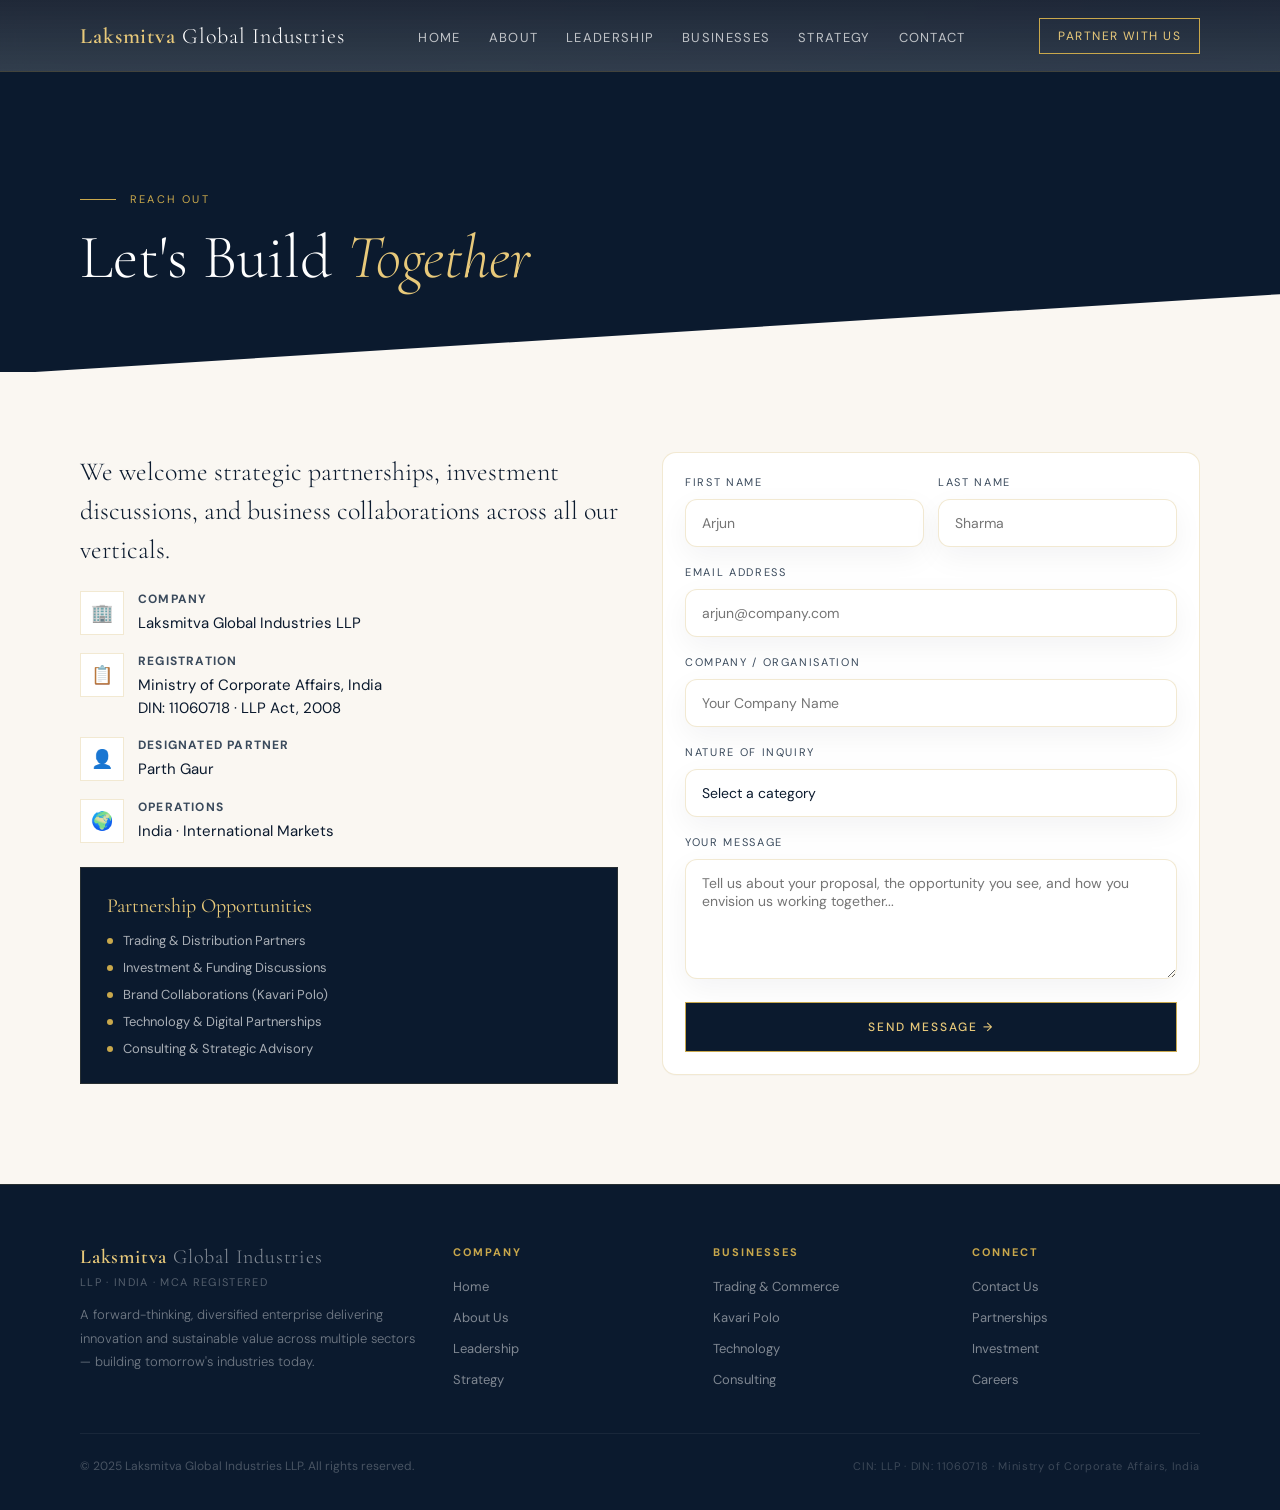
<file: contact.html>
<!DOCTYPE html>
<html lang="en">
<head>
  <meta charset="UTF-8" />
  <meta name="viewport" content="width=device-width, initial-scale=1.0" />
  <title>Contact — Laksmitva Global Industries LLP</title>
  <meta name="description" content="Contact Laksmitva Global Industries LLP — partnership opportunities, investment discussions, and business collaborations." />

  <link rel="preconnect" href="https://fonts.googleapis.com">
  <link rel="preconnect" href="https://fonts.gstatic.com" crossorigin>
  <link href="https://fonts.googleapis.com/css2?family=Cormorant+Garamond:ital,wght@0,300;0,400;0,600;1,300;1,400&family=DM+Sans:wght@300;400;500&display=swap" rel="stylesheet">
  <link rel="stylesheet" href="./assets/style.css" />
</head>
<body>

  <!-- NAV -->
  <nav id="mainNav" aria-label="Primary navigation">
    <div class="container nav-inner">
      <a class="nav-logo" href="./index.html">Laksmitva <span>Global Industries</span></a>

      <ul class="nav-links" aria-label="Desktop navigation">
        <li><a data-nav href="./index.html">Home</a></li>
        <li><a data-nav href="./about.html">About</a></li>
        <li><a data-nav href="./leadership.html">Leadership</a></li>
        <li><a data-nav href="./businesses.html">Businesses</a></li>
        <li><a data-nav href="./strategy.html">Strategy</a></li>
        <li><a data-nav href="./contact.html">Contact</a></li>
      </ul>

      <div style="display:flex; gap:10px; align-items:center;">
        <a class="nav-cta" href="./contact.html">Partner With Us</a>
        <button class="nav-toggle" id="navToggle" aria-label="Open menu" aria-expanded="false" type="button">☰</button>
      </div>
    </div>
  </nav>

  <!-- Mobile drawer -->
  <div class="mobile-drawer" aria-label="Mobile navigation">
    <div class="container">
      <ul class="mobile-links">
        <li><a data-nav href="./index.html">Home</a></li>
        <li><a data-nav href="./about.html">About</a></li>
        <li><a data-nav href="./leadership.html">Leadership</a></li>
        <li><a data-nav href="./businesses.html">Businesses</a></li>
        <li><a data-nav href="./strategy.html">Strategy</a></li>
        <li><a data-nav href="./contact.html">Contact</a></li>
      </ul>
      <div class="mobile-actions">
        <button class="btn-ghost" type="button" onclick="document.body.classList.remove('menu-open')" style="border-color: rgba(255,255,255,0.25);">Close</button>
        <a class="btn-primary" href="./contact.html">Partner With Us</a>
      </div>
    </div>
  </div>

  <!-- PAGE HERO -->
  <header class="hero-slab section-hero-pad">
    <div class="container">
      <div class="page-eyebrow"><div class="page-eyebrow-line"></div><span>Reach Out</span></div>
      <h1 class="page-title">Let's Build <em>Together</em></h1>
    </div>
  </header>

  <main class="section-pad">
    <div class="container">
      <div class="contact-grid">
        <div>
          <p class="contact-info-lead">We welcome strategic partnerships, investment discussions, and business collaborations across all our verticals.</p>

          <div class="contact-detail">
            <div class="contact-detail-icon">🏢</div>
            <div class="contact-detail-text">
              <strong>Company</strong>
              <span>Laksmitva Global Industries LLP</span>
            </div>
          </div>

          <div class="contact-detail">
            <div class="contact-detail-icon">📋</div>
            <div class="contact-detail-text">
              <strong>Registration</strong>
              <span>Ministry of Corporate Affairs, India<br>DIN: 11060718 · LLP Act, 2008</span>
            </div>
          </div>

          <div class="contact-detail">
            <div class="contact-detail-icon">👤</div>
            <div class="contact-detail-text">
              <strong>Designated Partner</strong>
              <span>Parth Gaur</span>
            </div>
          </div>

          <div class="contact-detail">
            <div class="contact-detail-icon">🌍</div>
            <div class="contact-detail-text">
              <strong>Operations</strong>
              <span>India · International Markets</span>
            </div>
          </div>

          <div style="margin-top:24px; background:var(--navy); padding:26px; border:1px solid rgba(201,168,76,0.14);">
            <h2 style="font-family:'Cormorant Garamond',serif; font-size:20px; font-weight:400; color:var(--gold-light); margin-bottom:14px;">Partnership Opportunities</h2>
            <div style="display:flex; flex-direction:column; gap:10px;">
              <div style="display:flex; align-items:center; gap:10px;">
                <div style="width:6px; height:6px; background:var(--gold); border-radius:50%; flex-shrink:0;"></div>
                <span style="font-size:13px; color:rgba(255,255,255,0.65);">Trading & Distribution Partners</span>
              </div>
              <div style="display:flex; align-items:center; gap:10px;">
                <div style="width:6px; height:6px; background:var(--gold); border-radius:50%; flex-shrink:0;"></div>
                <span style="font-size:13px; color:rgba(255,255,255,0.65);">Investment & Funding Discussions</span>
              </div>
              <div style="display:flex; align-items:center; gap:10px;">
                <div style="width:6px; height:6px; background:var(--gold); border-radius:50%; flex-shrink:0;"></div>
                <span style="font-size:13px; color:rgba(255,255,255,0.65);">Brand Collaborations (Kavari Polo)</span>
              </div>
              <div style="display:flex; align-items:center; gap:10px;">
                <div style="width:6px; height:6px; background:var(--gold); border-radius:50%; flex-shrink:0;"></div>
                <span style="font-size:13px; color:rgba(255,255,255,0.65);">Technology & Digital Partnerships</span>
              </div>
              <div style="display:flex; align-items:center; gap:10px;">
                <div style="width:6px; height:6px; background:var(--gold); border-radius:50%; flex-shrink:0;"></div>
                <span style="font-size:13px; color:rgba(255,255,255,0.65);">Consulting & Strategic Advisory</span>
              </div>
            </div>
          </div>
        </div>

        <div class="contact-form">
          <div class="card">
            <div class="form-2col">
              <div class="form-row">
                <label for="fname">First Name</label>
                <input type="text" id="fname" placeholder="Arjun" autocomplete="given-name">
              </div>
              <div class="form-row">
                <label for="lname">Last Name</label>
                <input type="text" id="lname" placeholder="Sharma" autocomplete="family-name">
              </div>
            </div>
            <div class="form-row">
              <label for="email">Email Address</label>
              <input type="email" id="email" placeholder="arjun@company.com" autocomplete="email">
            </div>
            <div class="form-row">
              <label for="company">Company / Organisation</label>
              <input type="text" id="company" placeholder="Your Company Name" autocomplete="organization">
            </div>
            <div class="form-row">
              <label for="inquiry">Nature of Inquiry</label>
              <select id="inquiry">
                <option value="">Select a category</option>
                <option>Trading & Distribution Partnership</option>
                <option>Investment & Funding Discussion</option>
                <option>Brand Collaboration (Kavari Polo)</option>
                <option>Technology Partnership</option>
                <option>Consulting & Advisory</option>
                <option>General Business Inquiry</option>
                <option>Other</option>
              </select>
            </div>
            <div class="form-row">
              <label for="message">Your Message</label>
              <textarea id="message" placeholder="Tell us about your proposal, the opportunity you see, and how you envision us working together..."></textarea>
            </div>
            <button class="form-submit" type="button" id="sendBtn">Send Message →</button>
            <div class="form-msg" id="formMsg">✓ Thank you! Your message has been received. We'll be in touch within 2 business days.</div>
          </div>
        </div>
      </div>
    </div>
  </main>

  <!-- FOOTER -->
  <footer>
    <div class="container">
      <div class="footer-top">
        <div class="footer-brand">
          <div class="footer-logo">Laksmitva <span>Global Industries</span></div>
          <div class="footer-tagline">LLP · India · MCA Registered</div>
          <p>A forward-thinking, diversified enterprise delivering innovation and sustainable value across multiple sectors — building tomorrow's industries today.</p>
        </div>
        <div class="footer-col">
          <h5>Company</h5>
          <ul>
            <li><a href="./index.html">Home</a></li>
            <li><a href="./about.html">About Us</a></li>
            <li><a href="./leadership.html">Leadership</a></li>
            <li><a href="./strategy.html">Strategy</a></li>
          </ul>
        </div>
        <div class="footer-col">
          <h5>Businesses</h5>
          <ul>
            <li><a href="./businesses.html">Trading & Commerce</a></li>
            <li><a href="./businesses.html">Kavari Polo</a></li>
            <li><a href="./businesses.html">Technology</a></li>
            <li><a href="./businesses.html">Consulting</a></li>
          </ul>
        </div>
        <div class="footer-col">
          <h5>Connect</h5>
          <ul>
            <li><a href="./contact.html">Contact Us</a></li>
            <li><a href="./contact.html">Partnerships</a></li>
            <li><a href="./contact.html">Investment</a></li>
            <li><a href="./contact.html">Careers</a></li>
          </ul>
        </div>
      </div>
      <div class="footer-bottom">
        <p>© 2025 Laksmitva Global Industries LLP. All rights reserved.</p>
        <p class="reg">CIN: LLP · DIN: 11060718 · Ministry of Corporate Affairs, India</p>
      </div>
    </div>
  </footer>

  <script src="./assets/site.js"></script>
</body>
</html>
</file>
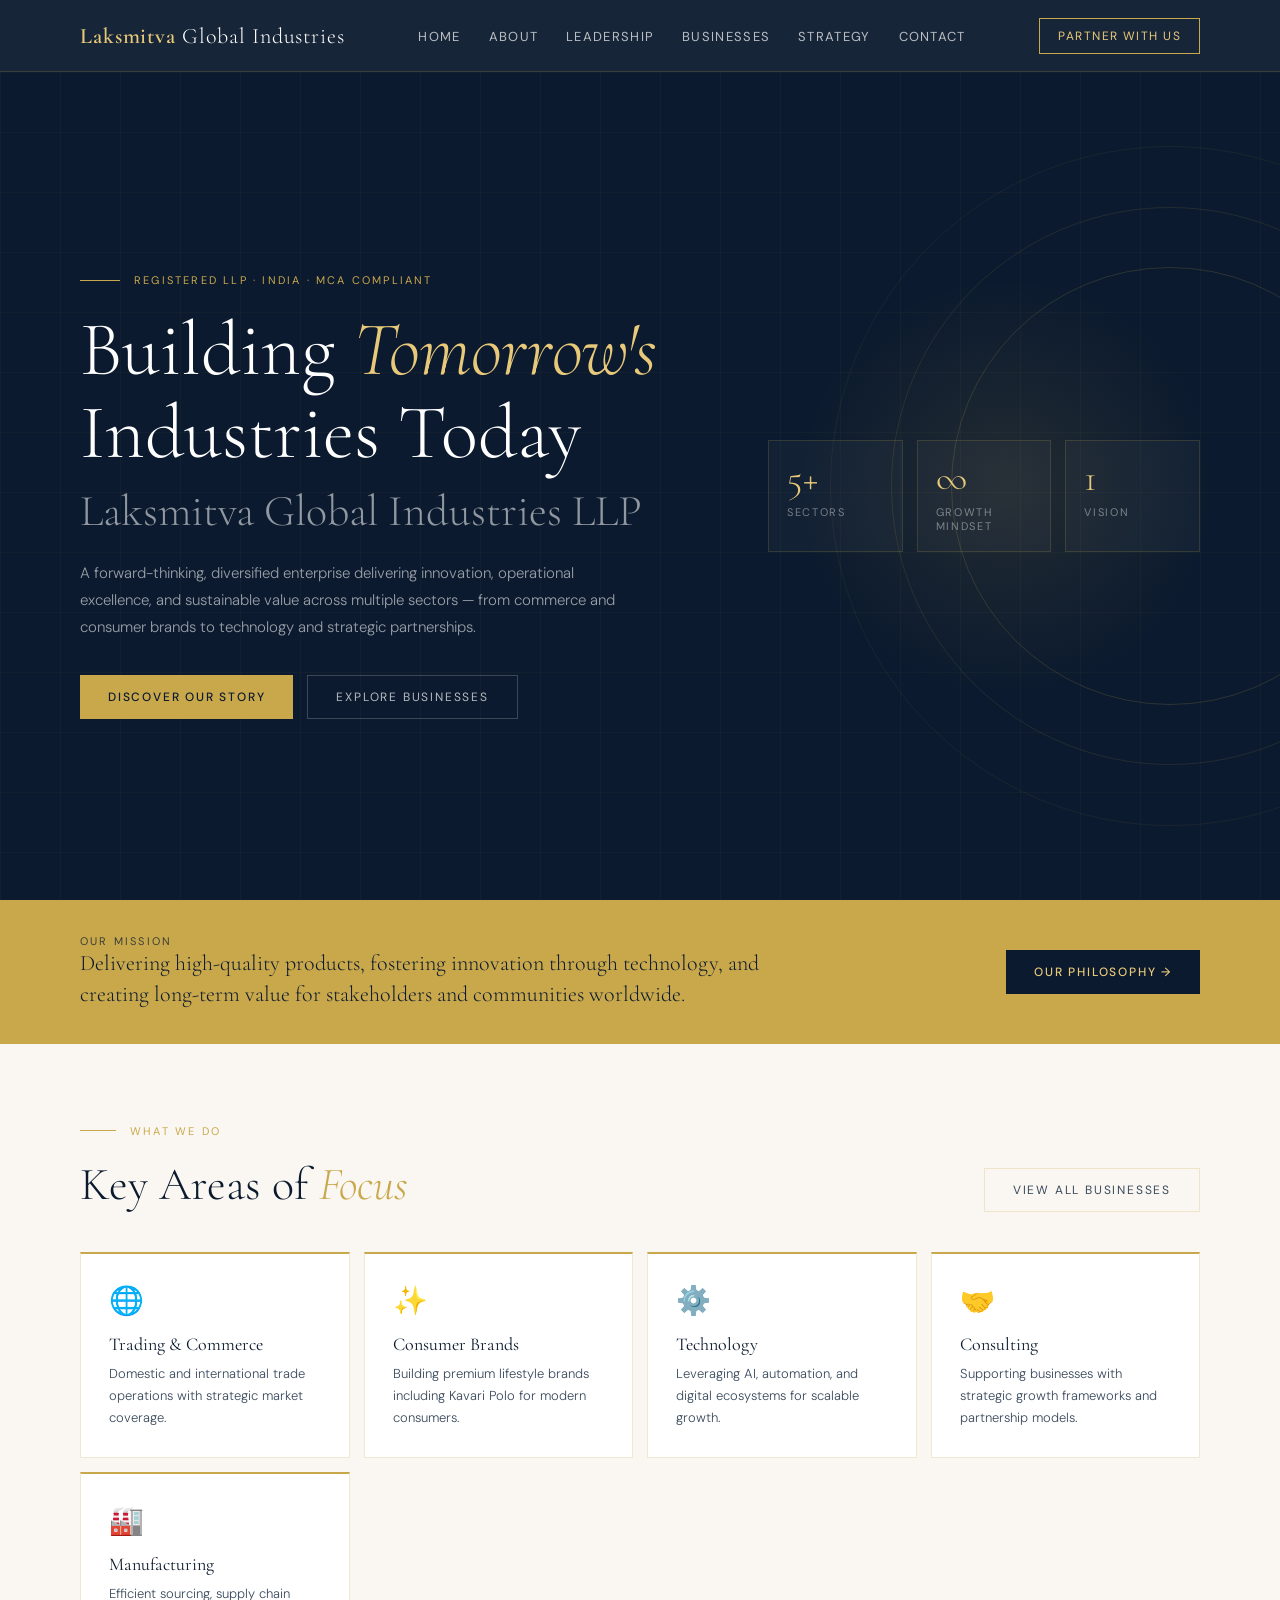
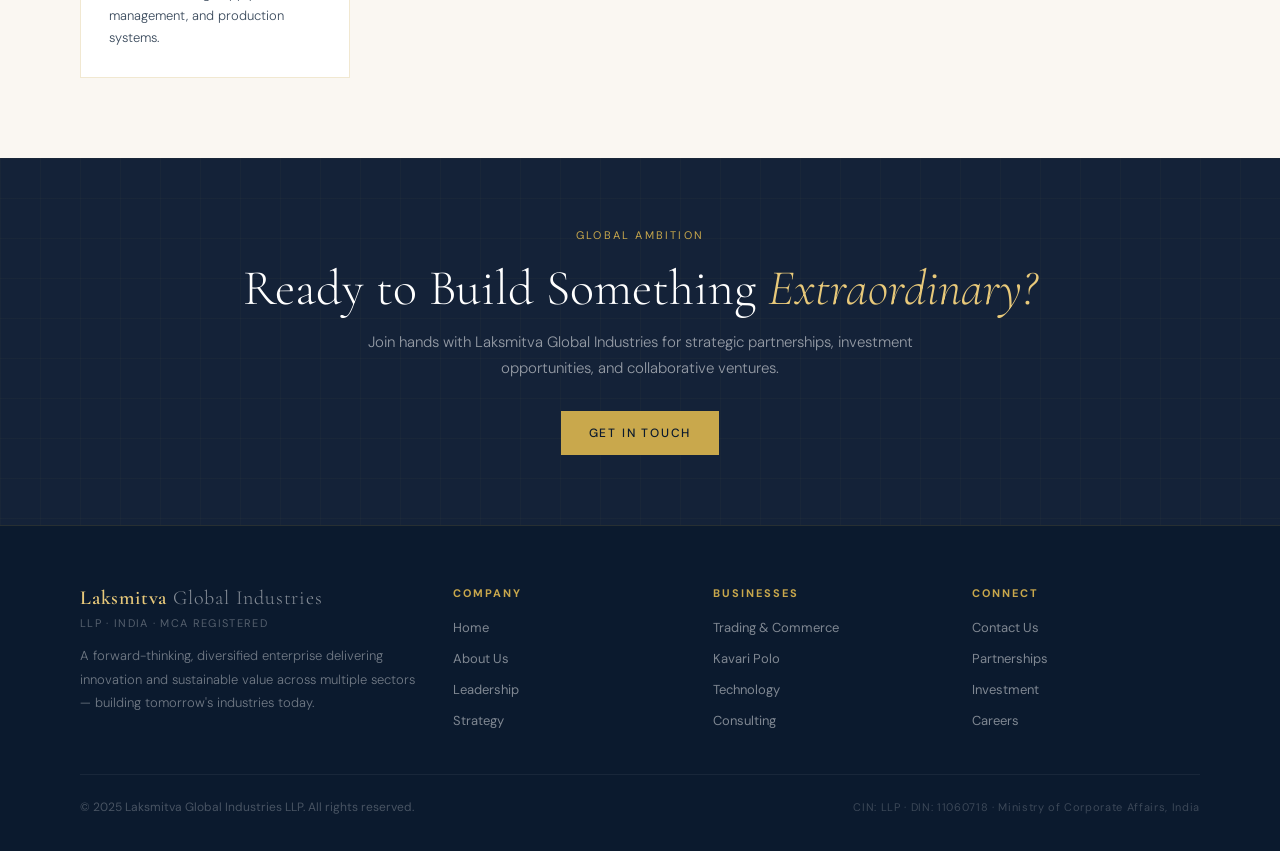
<file: index1.html>
<!DOCTYPE html>
<html lang="en">
<head>
<meta charset="UTF-8" />
<meta name="viewport" content="width=device-width, initial-scale=1.0" />
<title>Laksmitva Global Industries LLP</title>

<link rel="preconnect" href="https://fonts.googleapis.com">
<link rel="preconnect" href="https://fonts.gstatic.com" crossorigin>
<link href="https://fonts.googleapis.com/css2?family=Cormorant+Garamond:ital,wght@0,300;0,400;0,600;1,300;1,400&family=DM+Sans:wght@300;400;500&family=Playfair+Display:wght@400;700&display=swap" rel="stylesheet">

<style>
  :root {
    --gold: #C9A84C;
    --gold-light: #E8C97A;
    --gold-pale: #F5EDD6;
    --navy: #0B1A2E;
    --navy-mid: #142238;
    --navy-light: #1E3354;
    --cream: #FAF7F2;
    --cream-dark: #F0EBE0;
    --text-dark: #0B1A2E;
    --text-mid: #3A4A5C;
    --text-light: #7A8A9C;
    --white: #FFFFFF;
    --border: rgba(201,168,76,0.25);

    --nav-h: 72px;
    --container: 1120px;
    --pad-x: clamp(16px, 5vw, 72px);
  }

  * { margin: 0; padding: 0; box-sizing: border-box; }
  html { scroll-behavior: smooth; }
  body {
    font-family: 'DM Sans', sans-serif;
    background: var(--cream);
    color: var(--text-dark);
    overflow-x: hidden;
  }

  /* Layout helpers */
  .container {
    width: min(var(--container), calc(100% - (var(--pad-x) * 2)));
    margin: 0 auto;
  }
  .section-pad { padding: 80px 0 100px; }
  .section-hero-pad { padding: 120px 0 80px; }
  @media (max-width: 700px) {
    .section-pad { padding: 60px 0 80px; }
    .section-hero-pad { padding: 110px 0 70px; }
  }

  /* Fixed nav spacing so content never hides behind it */
  body { padding-top: var(--nav-h); }

  /* ── NAV ── */
  nav {
    position: fixed; top: 0; left: 0; right: 0; z-index: 1000;
    background: rgba(11,26,46,0.95);
    backdrop-filter: blur(12px);
    border-bottom: 1px solid rgba(201,168,76,0.2);
    height: var(--nav-h);
  }
  .nav-inner{
    height: 100%;
    display:flex; align-items:center; justify-content:space-between;
    gap: 16px;
  }
  .nav-logo {
    font-family: 'Cormorant Garamond', serif;
    font-size: 22px; font-weight: 600;
    color: var(--gold-light);
    letter-spacing: 0.04em;
    cursor: pointer;
    white-space: nowrap;
    user-select: none;
  }
  .nav-logo span { color: var(--white); font-weight: 300; }

  .nav-links { display: flex; gap: 28px; list-style: none; align-items:center; }
  .nav-links a {
    font-size: 13px; letter-spacing: 0.1em; text-transform: uppercase;
    color: rgba(255,255,255,0.7); text-decoration: none;
    transition: color 0.2s; cursor: pointer;
  }
  .nav-links a:hover { color: var(--gold-light); }

  .nav-cta {
    background: transparent;
    border: 1px solid var(--gold);
    color: var(--gold-light);
    font-family: 'DM Sans', sans-serif;
    font-size: 12px; letter-spacing: 0.12em; text-transform: uppercase;
    padding: 9px 18px;
    cursor: pointer;
    transition: all 0.2s;
    white-space: nowrap;
  }
  .nav-cta:hover { background: var(--gold); color: var(--navy); }

  /* Mobile menu */
  .nav-toggle {
    display: none;
    border: 1px solid rgba(255,255,255,0.18);
    background: transparent;
    color: rgba(255,255,255,0.85);
    width: 42px; height: 38px;
    cursor: pointer;
  }
  .nav-toggle:focus { outline: 2px solid rgba(201,168,76,0.5); outline-offset: 2px; }

  .mobile-drawer {
    display: none;
    position: fixed;
    top: var(--nav-h);
    left: 0; right: 0;
    background: rgba(11,26,46,0.98);
    border-bottom: 1px solid rgba(201,168,76,0.2);
    z-index: 999;
  }
  .mobile-drawer .container{
    padding: 18px 0 20px;
  }
  .mobile-links{
    list-style:none;
    display:flex;
    flex-direction:column;
    gap: 12px;
  }
  .mobile-links a{
    display:block;
    padding: 12px 12px;
    border: 1px solid rgba(255,255,255,0.08);
    text-decoration:none;
    color: rgba(255,255,255,0.78);
    font-size: 12px;
    letter-spacing: 0.12em;
    text-transform: uppercase;
  }
  .mobile-links a:hover{
    border-color: rgba(201,168,76,0.35);
    color: var(--gold-light);
  }
  .mobile-actions{
    margin-top: 14px;
    display:flex;
    gap: 12px;
  }
  .mobile-actions button{
    flex:1;
  }

  @media (max-width: 820px){
    .nav-links { display:none; }
    .nav-toggle { display:inline-flex; align-items:center; justify-content:center; }
  }
  body.menu-open .mobile-drawer { display:block; }

  /* ── SECTIONS ── */
  section { display: none; }
  section.active { display: block; }

  /* ── Typography helpers ── */
  .page-eyebrow {
    display: flex; align-items: center; gap: 14px; margin-bottom: 18px;
  }
  .page-eyebrow-line { width: 36px; height: 1px; background: var(--gold); flex: 0 0 auto; }
  .page-eyebrow span {
    font-size: 11px; letter-spacing: 0.2em; text-transform: uppercase;
    color: var(--gold);
  }
  .page-title {
    font-family: 'Cormorant Garamond', serif;
    font-size: clamp(34px, 5vw, 62px);
    font-weight: 300; color: var(--white);
    line-height: 1.1;
    max-width: 900px;
  }
  .page-title em { font-style: italic; color: var(--gold-light); }

  .btn-primary {
    background: var(--gold);
    color: var(--navy);
    font-family: 'DM Sans', sans-serif;
    font-size: 12px; letter-spacing: 0.15em; text-transform: uppercase;
    font-weight: 500;
    padding: 14px 28px; border: none; cursor: pointer;
    transition: all 0.25s;
  }
  .btn-primary:hover { background: var(--gold-light); transform: translateY(-1px); }
  .btn-ghost {
    background: transparent;
    color: rgba(255,255,255,0.7);
    font-family: 'DM Sans', sans-serif;
    font-size: 12px; letter-spacing: 0.15em; text-transform: uppercase;
    padding: 13px 28px;
    border: 1px solid rgba(255,255,255,0.2); cursor: pointer;
    transition: all 0.25s;
  }
  .btn-ghost:hover { border-color: var(--gold); color: var(--gold-light); }

  /* ── HOME / HERO ── */
  #home { background: var(--navy); }
  .hero {
    min-height: calc(100vh - var(--nav-h));
    position: relative;
    overflow: hidden;
    display: flex;
    align-items: center;
    padding: 60px 0 40px;
  }
  .hero-geo {
    position: absolute; inset: 0;
    background-image:
      linear-gradient(rgba(201,168,76,0.04) 1px, transparent 1px),
      linear-gradient(90deg, rgba(201,168,76,0.04) 1px, transparent 1px);
    background-size: 60px 60px;
    pointer-events:none;
  }
  .hero-circle {
    position: absolute; right: -18%; top: 50%; transform: translateY(-50%);
    width: 680px; height: 680px;
    border: 1px solid rgba(201,168,76,0.08);
    border-radius: 50%;
    pointer-events:none;
  }
  .hero-circle::before {
    content: '';
    position: absolute; inset: 60px;
    border: 1px solid rgba(201,168,76,0.12);
    border-radius: 50%;
  }
  .hero-circle::after {
    content: '';
    position: absolute; inset: 120px;
    border: 1px solid rgba(201,168,76,0.18);
    border-radius: 50%;
  }
  .hero-glow {
    position: absolute; right: 5%; top: 50%; transform: translateY(-50%);
    width: 420px; height: 420px;
    background: radial-gradient(circle, rgba(201,168,76,0.12) 0%, transparent 70%);
    border-radius: 50%;
    pointer-events:none;
  }

  .hero-grid{
    position: relative;
    z-index: 1;
    display: grid;
    grid-template-columns: 1.2fr 0.8fr;
    gap: 40px;
    align-items: center;
  }
  .hero-content { max-width: 760px; }
  .hero-eyebrow {
    display: flex; align-items: center; gap: 14px;
    margin-bottom: 22px;
  }
  .hero-eyebrow-line { width: 40px; height: 1px; background: var(--gold); }
  .hero-eyebrow span {
    font-size: 11px; letter-spacing: 0.2em; text-transform: uppercase;
    color: var(--gold); font-weight: 400;
  }
  .hero-title {
    font-family: 'Cormorant Garamond', serif;
    font-size: clamp(44px, 6vw, 78px);
    font-weight: 300; line-height: 1.08;
    color: var(--white);
    margin-bottom: 10px;
  }
  .hero-title em { font-style: italic; color: var(--gold-light); font-weight: 300; }
  .hero-sub {
    font-family: 'Cormorant Garamond', serif;
    font-size: clamp(24px, 3.5vw, 44px);
    font-weight: 300;
    color: rgba(255,255,255,0.55);
    margin-bottom: 22px;
    line-height: 1.2;
  }
  .hero-desc {
    font-size: 15px; line-height: 1.8;
    color: rgba(255,255,255,0.58);
    max-width: 560px;
    margin-bottom: 34px;
    font-weight: 300;
  }
  .hero-actions { display: flex; gap: 14px; flex-wrap: wrap; }

  /* Stats are now in normal flow (no overlap) */
  .hero-stats {
    display: grid;
    grid-template-columns: repeat(3, 1fr);
    gap: 14px;
    align-content: start;
  }
  .stat-card{
    border: 1px solid rgba(201,168,76,0.18);
    background: rgba(255,255,255,0.03);
    padding: 18px 18px;
  }
  .stat-num {
    font-family: 'Cormorant Garamond', serif;
    font-size: 38px; font-weight: 300;
    color: var(--gold-light); line-height: 1;
  }
  .stat-label {
    font-size: 11px; letter-spacing: 0.15em; text-transform: uppercase;
    color: rgba(255,255,255,0.42); margin-top: 8px;
  }

  @media (max-width: 980px){
    .hero-grid{ grid-template-columns: 1fr; }
    .hero-stats{ grid-template-columns: repeat(3, 1fr); }
    .hero-circle{ right: -45%; }
  }
  @media (max-width: 600px){
    .hero { padding: 46px 0 34px; }
    .hero-stats{ grid-template-columns: 1fr; }
  }

  /* ── HOME STRIPS ── */
  .mission-strip{
    background: var(--gold);
    padding: 34px 0;
  }
  .mission-row{
    display:flex; align-items:center; justify-content:space-between; gap: 22px;
    flex-wrap: wrap;
  }
  .mission-row p{ margin:0; }
  .mission-kicker{
    font-size: 11px; letter-spacing: 0.2em; text-transform: uppercase;
    color: var(--navy); opacity: 0.75;
    margin-bottom: 6px;
  }
  .mission-text{
    font-family:'Cormorant Garamond',serif;
    font-size: 22px; font-weight:300; line-height:1.4;
    color: var(--navy);
    max-width: 720px;
  }

  /* ── Cards & grids shared ── */
  .card{
    background: var(--white);
    border: 1px solid var(--border);
  }

  /* ABOUT */
  #about { background: var(--cream); }
  .hero-slab{
    background: var(--navy);
    position: relative;
  }
  .hero-slab::after {
    content: '';
    position: absolute; bottom: -2px; left: 0; right: 0; height: 80px;
    background: var(--cream);
    clip-path: polygon(0 100%, 100% 100%, 100% 0);
  }
  .about-grid { display: grid; grid-template-columns: 1fr 1fr; gap: 56px; align-items: start; }
  .about-text-lead {
    font-family: 'Cormorant Garamond', serif;
    font-size: 26px; font-weight: 300; line-height: 1.5;
    color: var(--text-dark); margin-bottom: 18px;
  }
  .about-text { font-size: 15px; line-height: 1.9; color: var(--text-mid); font-weight: 300; margin-bottom: 16px; }

  .about-vm-card {
    background: var(--navy);
    padding: 36px;
    margin-bottom: 18px;
    position: relative; overflow: hidden;
  }
  .about-vm-card::before {
    content: '';
    position: absolute; top: 0; left: 0; width: 3px; height: 100%;
    background: var(--gold);
  }
  .about-vm-card h3 {
    font-family: 'Cormorant Garamond', serif;
    font-size: 22px; font-weight: 400;
    color: var(--gold-light); margin-bottom: 12px;
    letter-spacing: 0.04em;
  }
  .about-vm-card p {
    font-size: 14px; line-height: 1.8;
    color: rgba(255,255,255,0.62); font-weight: 300;
  }

  .values-grid { display: grid; grid-template-columns: repeat(2, 1fr); gap: 18px; margin-top: 44px; }
  .value-card { padding: 28px 24px; transition: border-color 0.2s, transform 0.2s; }
  .value-card:hover { border-color: var(--gold); transform: translateY(-3px); }
  .value-icon {
    width: 40px; height: 40px;
    border: 1px solid var(--gold);
    display: flex; align-items: center; justify-content: center;
    margin-bottom: 14px;
  }
  .value-icon span { color: var(--gold); font-size: 18px; }
  .value-card h4 {
    font-family: 'Cormorant Garamond', serif;
    font-size: 19px; font-weight: 400; margin-bottom: 8px;
  }
  .value-card p { font-size: 13px; line-height: 1.7; color: var(--text-mid); font-weight: 300; }

  @media (max-width: 900px){
    .about-grid{ grid-template-columns: 1fr; }
    .values-grid{ grid-template-columns: 1fr; }
  }

  /* LEADERSHIP */
  #leadership{ background: var(--cream); }
  .leader-card {
    display: grid; grid-template-columns: 260px 1fr;
    overflow: hidden;
    max-width: 920px;
    margin: 0 auto 42px;
    transition: box-shadow 0.3s;
  }
  .leader-card:hover { box-shadow: 0 20px 60px rgba(11,26,46,0.1); }
  .leader-photo {
    background: var(--navy);
    display: flex; align-items: center; justify-content: center;
    padding: 38px 26px;
    flex-direction: column;
  }
  .leader-initials {
    width: 90px; height: 90px;
    border: 2px solid var(--gold);
    border-radius: 50%;
    display: flex; align-items: center; justify-content: center;
    font-family: 'Cormorant Garamond', serif;
    font-size: 30px; font-weight: 300;
    color: var(--gold-light);
    margin-bottom: 18px;
  }
  .leader-title-plate { text-align: center; }
  .leader-title-plate h3 {
    font-family: 'Cormorant Garamond', serif;
    font-size: 20px; font-weight: 400;
    color: var(--white); margin-bottom: 6px;
  }
  .leader-title-plate span {
    font-size: 11px; letter-spacing: 0.15em; text-transform: uppercase;
    color: var(--gold); display: block;
  }
  .leader-info { padding: 36px 34px; }
  .leader-bio { font-size: 15px; line-height: 1.85; color: var(--text-mid); font-weight: 300; margin-bottom: 18px; }
  .leader-tags { display: flex; flex-wrap: wrap; gap: 10px; }
  .tag { font-size: 11px; letter-spacing: 0.1em; text-transform: uppercase; color: var(--gold); border: 1px solid var(--border); padding: 6px 14px; }

  .mca-badge {
    background: var(--navy);
    border-left: 3px solid var(--gold);
    padding: 20px 22px;
    max-width: 920px; margin: 0 auto;
    display: flex; align-items: flex-start; gap: 14px;
  }
  .mca-badge-icon { color: var(--gold); font-size: 26px; line-height: 1; padding-top: 2px; }
  .mca-badge-text strong {
    display: block;
    font-family: 'Cormorant Garamond', serif;
    font-size: 16px; font-weight: 400;
    color: var(--gold-light); margin-bottom: 4px;
  }
  .mca-badge-text span { font-size: 13px; color: rgba(255,255,255,0.58); }

  @media (max-width: 900px){
    .leader-card{ grid-template-columns: 1fr; }
    .leader-info{ padding: 28px 22px; }
  }

  /* BUSINESSES */
  #businesses{ background: var(--cream); }
  .biz-intro {
    font-family: 'Cormorant Garamond', serif;
    font-size: 26px; font-weight: 300; line-height: 1.6;
    color: var(--text-dark); max-width: 760px; margin-bottom: 46px;
  }
  .biz-grid {
    display: grid;
    grid-template-columns: repeat(3, 1fr);
    gap: 14px;
    margin-bottom: 60px;
  }
  .biz-card {
    padding: 36px 28px;
    position: relative;
    overflow: hidden;
    transition: background 0.3s, transform 0.2s, border-color 0.2s;
  }
  .biz-card:hover { background: var(--navy); transform: translateY(-2px); border-color: rgba(201,168,76,0.45); }
  .biz-card:hover .biz-num { color: rgba(201,168,76,0.22); }
  .biz-card:hover .biz-name { color: var(--gold-light); }
  .biz-card:hover .biz-desc { color: rgba(255,255,255,0.6); }
  .biz-card:hover .biz-icon { border-color: var(--gold); color: var(--gold); }

  .biz-num {
    font-family: 'Cormorant Garamond', serif;
    font-size: 54px; font-weight: 300; line-height: 1;
    color: var(--cream-dark);
    position: absolute; top: 14px; right: 16px;
    transition: color 0.3s;
    pointer-events:none;
  }
  .biz-icon {
    width: 48px; height: 48px;
    border: 1px solid var(--border);
    display: flex; align-items: center; justify-content: center;
    font-size: 20px; color: var(--text-mid);
    margin-bottom: 18px;
    transition: all 0.3s;
  }
  .biz-name {
    font-family: 'Cormorant Garamond', serif;
    font-size: 22px; font-weight: 400;
    margin-bottom: 10px; line-height: 1.2;
    transition: color 0.3s;
    padding-right: 58px; /* prevents collision with number */
  }
  .biz-desc { font-size: 13px; line-height: 1.8; color: var(--text-mid); font-weight: 300; transition: color 0.3s; }

  @media (max-width: 980px){
    .biz-grid{ grid-template-columns: repeat(2, 1fr); }
  }
  @media (max-width: 580px){
    .biz-grid{ grid-template-columns: 1fr; }
  }

  /* Kavari Polo Spotlight */
  .subsidiary-spotlight {
    background: var(--navy);
    padding: 64px 0;
  }
  .spotlight-grid{
    display: grid; grid-template-columns: 1fr 1.15fr; gap: 44px; align-items: center;
  }
  .spotlight-label {
    display: flex; align-items: center; gap: 14px; margin-bottom: 18px;
  }
  .spotlight-label-line { width: 36px; height: 1px; background: var(--gold); }
  .spotlight-label span { font-size: 11px; letter-spacing: 0.2em; text-transform: uppercase; color: var(--gold); }
  .spotlight-title {
    font-family: 'Cormorant Garamond', serif;
    font-size: clamp(32px, 4vw, 50px);
    font-weight: 300; color: var(--white);
    line-height: 1.1; margin-bottom: 16px;
  }
  .spotlight-title em { font-style: italic; color: var(--gold-light); }
  .spotlight-desc { font-size: 15px; line-height: 1.85; color: rgba(255,255,255,0.62); font-weight: 300; margin-bottom: 26px; }
  .spotlight-features { display: grid; grid-template-columns: 1fr 1fr; gap: 16px; }
  .feat { border-left: 2px solid rgba(201,168,76,0.3); padding-left: 14px; }
  .feat strong { display: block; font-size: 13px; font-weight: 500; color: var(--gold-light); margin-bottom: 4px; }
  .feat span { font-size: 12px; color: rgba(255,255,255,0.48); line-height: 1.5; }

  .spotlight-visual { display: flex; flex-direction: column; gap: 14px; }
  .polo-card-big {
    background: rgba(201,168,76,0.08);
    border: 1px solid rgba(201,168,76,0.2);
    padding: 34px;
    text-align: center;
  }
  .polo-logo { font-family: 'Cormorant Garamond', serif; font-size: 40px; font-weight: 300; letter-spacing: 0.1em; color: var(--gold-light); display: block; margin-bottom: 8px; }
  .polo-tagline { font-size: 11px; letter-spacing: 0.22em; text-transform: uppercase; color: rgba(201,168,76,0.65); }
  .polo-tags { display: flex; flex-wrap: wrap; gap: 10px; margin-top: 22px; justify-content: center; }
  .polo-tag { font-size: 11px; letter-spacing: 0.08em; color: rgba(255,255,255,0.52); border: 1px solid rgba(255,255,255,0.1); padding: 5px 14px; }

  @media (max-width: 980px){
    .spotlight-grid{ grid-template-columns: 1fr; }
    .spotlight-features{ grid-template-columns: 1fr; }
  }

  /* STRATEGY */
  #strategy{ background: var(--cream); }
  .strategy-intro {
    font-family: 'Cormorant Garamond', serif;
    font-size: 26px; font-weight: 300; line-height: 1.6;
    color: var(--text-dark); max-width: 820px; margin-bottom: 44px;
  }
  .pillars-row { display: grid; grid-template-columns: repeat(4, 1fr); gap: 14px; margin-bottom: 50px; }
  .pillar { padding: 28px 22px; background: var(--white); border-top: 3px solid var(--gold); transition: transform 0.2s; }
  .pillar:hover { transform: translateY(-3px); }
  .pillar-num { font-family: 'Cormorant Garamond', serif; font-size: 44px; font-weight: 300; color: var(--gold-pale); line-height: 1; margin-bottom: 12px; }
  .pillar h4 { font-family: 'Cormorant Garamond', serif; font-size: 18px; font-weight: 400; margin-bottom: 10px; }
  .pillar p { font-size: 13px; line-height: 1.7; color: var(--text-mid); font-weight: 300; }

  .two-col {
    display:grid;
    grid-template-columns: 1fr 1fr;
    gap: 44px;
    align-items: start;
    margin-bottom: 50px;
  }

  .timeline-title { font-family: 'Cormorant Garamond', serif; font-size: 32px; font-weight: 300; margin-bottom: 24px; }
  .timeline { position: relative; padding-left: 44px; }
  .timeline::before { content: ''; position: absolute; left: 8px; top: 0; bottom: 0; width: 1px; background: var(--border); }
  .tl-item { position: relative; margin-bottom: 28px; }
  .tl-dot { position: absolute; left: -44px; top: 6px; width: 12px; height: 12px; border: 2px solid var(--gold); background: var(--cream); border-radius: 50%; }
  .tl-phase { font-size: 10px; letter-spacing: 0.2em; text-transform: uppercase; color: var(--gold); margin-bottom: 8px; }
  .tl-item h4 { font-family: 'Cormorant Garamond', serif; font-size: 20px; font-weight: 400; margin-bottom: 8px; }
  .tl-item p { font-size: 13px; line-height: 1.75; color: var(--text-mid); font-weight: 300; max-width: 620px; }

  @media (max-width: 1100px){
    .pillars-row{ grid-template-columns: repeat(2, 1fr); }
  }
  @media (max-width: 900px){
    .two-col{ grid-template-columns: 1fr; }
  }
  @media (max-width: 600px){
    .pillars-row{ grid-template-columns: 1fr; }
  }

  /* Tech Adoption block */
  .tech-block{
    background: var(--navy);
    padding: 44px;
    border: 1px solid rgba(201,168,76,0.14);
  }
  .tech-grid{
    display:flex;
    align-items:flex-start;
    justify-content:space-between;
    gap: 28px;
    flex-wrap: wrap;
  }
  .tech-left{ max-width: 520px; }
  .tech-kicker{ font-size:11px; letter-spacing:0.2em; text-transform:uppercase; color: var(--gold); margin-bottom: 14px; }
  .tech-title{ font-family:'Cormorant Garamond',serif; font-size: 30px; font-weight:300; color: var(--white); line-height:1.25; margin-bottom: 14px; }
  .tech-title em{ font-style: italic; color: var(--gold-light); }
  .tech-desc{ font-size:14px; color: rgba(255,255,255,0.55); line-height:1.8; font-weight:300; }

  .tech-cards{
    display:grid;
    grid-template-columns: 1fr 1fr;
    gap: 14px;
    flex:1;
    min-width: min(520px, 100%);
  }
  .tech-card{
    background: rgba(255,255,255,0.04);
    padding: 20px;
    border: 1px solid rgba(201,168,76,0.15);
  }
  .tech-card h5{ font-size:14px; color: var(--gold-light); margin-bottom: 8px; font-weight: 400; }
  .tech-card p{ font-size:12px; color: rgba(255,255,255,0.45); line-height:1.7; }

  @media (max-width: 700px){
    .tech-block{ padding: 28px 22px; }
    .tech-cards{ grid-template-columns: 1fr; min-width: 100%; }
  }

  /* CONTACT */
  #contact { background: var(--cream); }
  .contact-grid { display: grid; grid-template-columns: 1fr 1fr; gap: 44px; }
  .contact-info-lead { font-family: 'Cormorant Garamond', serif; font-size: 26px; font-weight: 300; line-height: 1.5; margin-bottom: 22px; }
  .contact-detail { display: flex; gap: 14px; margin-bottom: 18px; align-items: flex-start; }
  .contact-detail-icon {
    width: 44px; height: 44px; flex-shrink: 0;
    border: 1px solid var(--border);
    display: flex; align-items: center; justify-content: center;
    color: var(--gold); font-size: 18px;
    background: var(--white);
  }
  .contact-detail-text strong { display: block; font-size: 12px; letter-spacing: 0.1em; text-transform: uppercase; color: var(--text-mid); margin-bottom: 5px; }
  .contact-detail-text span { font-size: 15px; color: var(--text-dark); line-height: 1.5; }

  .contact-form .card{ padding: 22px; }
  .form-row { margin-bottom: 18px; }
  .form-row label { display: block; font-size: 11px; letter-spacing: 0.15em; text-transform: uppercase; color: var(--text-mid); margin-bottom: 10px; }
  .form-row input, .form-row textarea, .form-row select {
    width: 100%;
    background: var(--white);
    border: 1px solid var(--border);
    padding: 14px 16px;
    font-family: 'DM Sans', sans-serif;
    font-size: 14px; color: var(--text-dark);
    outline: none;
    transition: border-color 0.2s;
    appearance: none;
    border-radius: 0;
  }
  .form-row input:focus, .form-row textarea:focus, .form-row select:focus { border-color: var(--gold); }
  .form-row textarea { resize: vertical; min-height: 120px; }
  .form-2col { display: grid; grid-template-columns: 1fr 1fr; gap: 14px; }

  .form-submit {
    background: var(--navy);
    color: var(--gold-light);
    font-family: 'DM Sans', sans-serif;
    font-size: 12px; letter-spacing: 0.15em; text-transform: uppercase;
    font-weight: 500;
    padding: 16px 22px; border: 1px solid var(--gold);
    cursor: pointer; width: 100%;
    transition: all 0.25s;
  }
  .form-submit:hover { background: var(--gold); color: var(--navy); }

  .form-msg { display: none; margin-top: 14px; padding: 14px 16px; font-size: 13px; }
  .form-msg.success { background: #e8f5e9; border-left: 3px solid #4caf50; color: #2e7d32; }

  @media (max-width: 900px){
    .contact-grid{ grid-template-columns: 1fr; }
    .form-2col{ grid-template-columns: 1fr; }
  }

  /* FOOTER */
  footer {
    background: var(--navy);
    padding: 60px 0 36px;
    border-top: 1px solid rgba(201,168,76,0.15);
  }
  .footer-top {
    display: grid;
    grid-template-columns: 1.5fr 1fr 1fr 1fr;
    gap: 32px;
    padding-bottom: 34px;
    border-bottom: 1px solid rgba(255,255,255,0.06);
    margin-bottom: 24px;
  }
  .footer-logo { font-family: 'Cormorant Garamond', serif; font-size: 20px; font-weight: 600; letter-spacing: 0.04em; color: var(--gold-light); margin-bottom: 6px; }
  .footer-logo span { color: rgba(255,255,255,0.5); font-weight: 300; }
  .footer-tagline { font-size: 11px; letter-spacing: 0.12em; text-transform: uppercase; color: rgba(255,255,255,0.3); margin: 4px 0 14px; }
  .footer-brand p { font-size: 13px; line-height: 1.8; color: rgba(255,255,255,0.42); font-weight: 300; }

  .footer-col h5 { font-size: 11px; letter-spacing: 0.18em; text-transform: uppercase; color: var(--gold); margin-bottom: 16px; }
  .footer-col ul { list-style: none; }
  .footer-col ul li { margin-bottom: 10px; }
  .footer-col ul li a { font-size: 13px; color: rgba(255,255,255,0.48); text-decoration: none; cursor: pointer; transition: color 0.2s; }
  .footer-col ul li a:hover { color: var(--gold-light); }

  .footer-bottom {
    display: flex; justify-content: space-between; align-items: center;
    flex-wrap: wrap; gap: 12px;
  }
  .footer-bottom p { font-size: 12px; color: rgba(255,255,255,0.25); }
  .footer-bottom .reg { font-size: 11px; color: rgba(255,255,255,0.2); letter-spacing: 0.06em; }

  @media (max-width: 980px){
    .footer-top{ grid-template-columns: 1fr 1fr; }
  }
  @media (max-width: 600px){
    .footer-top{ grid-template-columns: 1fr; }
  }

  /* Animations */
  @keyframes fadeUp { from { opacity: 0; transform: translateY(24px); } to { opacity: 1; transform: translateY(0); } }
  .fade-up { animation: fadeUp 0.7s ease both; }
  .fade-up-2 { animation: fadeUp 0.7s 0.15s ease both; }
  .fade-up-3 { animation: fadeUp 0.7s 0.3s ease both; }
  .fade-up-4 { animation: fadeUp 0.7s 0.45s ease both; }
</style>
</head>

<body>

<!-- NAV -->
<nav id="mainNav" aria-label="Primary navigation">
  <div class="container nav-inner">
    <div class="nav-logo" onclick="showPage('home')">Laksmitva <span>Global Industries</span></div>

    <ul class="nav-links" aria-label="Desktop navigation">
      <li><a onclick="showPage('home')">Home</a></li>
      <li><a onclick="showPage('about')">About</a></li>
      <li><a onclick="showPage('leadership')">Leadership</a></li>
      <li><a onclick="showPage('businesses')">Businesses</a></li>
      <li><a onclick="showPage('strategy')">Strategy</a></li>
      <li><a onclick="showPage('contact')">Contact</a></li>
    </ul>

    <div style="display:flex; gap:10px; align-items:center;">
      <button class="nav-cta" onclick="showPage('contact')">Partner With Us</button>
      <button class="nav-toggle" id="navToggle" aria-label="Open menu" aria-expanded="false">☰</button>
    </div>
  </div>
</nav>

<!-- Mobile drawer -->
<div class="mobile-drawer" id="mobileDrawer" aria-label="Mobile navigation">
  <div class="container">
    <ul class="mobile-links">
      <li><a onclick="showPage('home')">Home</a></li>
      <li><a onclick="showPage('about')">About</a></li>
      <li><a onclick="showPage('leadership')">Leadership</a></li>
      <li><a onclick="showPage('businesses')">Businesses</a></li>
      <li><a onclick="showPage('strategy')">Strategy</a></li>
      <li><a onclick="showPage('contact')">Contact</a></li>
    </ul>
    <div class="mobile-actions">
      <button class="btn-ghost" onclick="toggleMenu(false)" style="border-color: rgba(255,255,255,0.25);">Close</button>
      <button class="btn-primary" onclick="showPage('contact')">Partner With Us</button>
    </div>
  </div>
</div>

<!-- ═══════════════ HOME ═══════════════ -->
<section id="home" class="active">
  <div class="hero">
    <div class="hero-geo"></div>
    <div class="hero-circle"></div>
    <div class="hero-glow"></div>

    <div class="container hero-grid">
      <div class="hero-content">
        <div class="hero-eyebrow fade-up">
          <div class="hero-eyebrow-line"></div>
          <span>Registered LLP · India · MCA Compliant</span>
        </div>
        <h1 class="hero-title fade-up-2">Building <em>Tomorrow's</em><br>Industries Today</h1>
        <p class="hero-sub fade-up-3">Laksmitva Global Industries LLP</p>
        <p class="hero-desc fade-up-3">
          A forward-thinking, diversified enterprise delivering innovation, operational excellence,
          and sustainable value across multiple sectors — from commerce and consumer brands to
          technology and strategic partnerships.
        </p>
        <div class="hero-actions fade-up-4">
          <button class="btn-primary" onclick="showPage('about')">Discover Our Story</button>
          <button class="btn-ghost" onclick="showPage('businesses')">Explore Businesses</button>
        </div>
      </div>

      <div class="hero-stats fade-up-4" aria-label="Key stats">
        <div class="stat-card">
          <div class="stat-num">5+</div>
          <div class="stat-label">Sectors</div>
        </div>
        <div class="stat-card">
          <div class="stat-num">∞</div>
          <div class="stat-label">Growth Mindset</div>
        </div>
        <div class="stat-card">
          <div class="stat-num">1</div>
          <div class="stat-label">Vision</div>
        </div>
      </div>
    </div>
  </div>

  <!-- Mission Strip -->
  <div class="mission-strip">
    <div class="container mission-row">
      <div>
        <p class="mission-kicker">Our Mission</p>
        <p class="mission-text">
          Delivering high-quality products, fostering innovation through technology, and creating
          long-term value for stakeholders and communities worldwide.
        </p>
      </div>
      <button class="btn-primary" style="background:var(--navy); color:var(--gold-light);" onclick="showPage('about')">
        Our Philosophy →
      </button>
    </div>
  </div>

  <!-- Sectors Preview -->
  <div style="background:var(--cream); padding: 80px 0;">
    <div class="container">
      <div style="display:flex; align-items:flex-end; justify-content:space-between; margin-bottom: 40px; flex-wrap:wrap; gap: 14px;">
        <div>
          <div class="page-eyebrow">
            <div class="page-eyebrow-line"></div>
            <span>What We Do</span>
          </div>
          <h2 style="font-family:'Cormorant Garamond',serif; font-size:clamp(28px,4vw,46px); font-weight:300; color:var(--text-dark);">
            Key Areas of <em style="font-style:italic; color:var(--gold);">Focus</em>
          </h2>
        </div>
        <button class="btn-ghost" style="color:var(--text-mid); border-color:var(--border);" onclick="showPage('businesses')">
          View All Businesses
        </button>
      </div>

      <div style="display:grid; grid-template-columns:repeat(auto-fit,minmax(220px,1fr)); gap: 14px;">
        <div class="card" style="padding:28px; border-top:2px solid var(--gold);">
          <div style="font-size:28px; margin-bottom:14px;">🌐</div>
          <h4 style="font-family:'Cormorant Garamond',serif; font-size:18px; font-weight:400; margin-bottom:8px;">Trading & Commerce</h4>
          <p style="font-size:13px; color:var(--text-mid); line-height:1.7; font-weight:300;">Domestic and international trade operations with strategic market coverage.</p>
        </div>
        <div class="card" style="padding:28px; border-top:2px solid var(--gold);">
          <div style="font-size:28px; margin-bottom:14px;">✨</div>
          <h4 style="font-family:'Cormorant Garamond',serif; font-size:18px; font-weight:400; margin-bottom:8px;">Consumer Brands</h4>
          <p style="font-size:13px; color:var(--text-mid); line-height:1.7; font-weight:300;">Building premium lifestyle brands including Kavari Polo for modern consumers.</p>
        </div>
        <div class="card" style="padding:28px; border-top:2px solid var(--gold);">
          <div style="font-size:28px; margin-bottom:14px;">⚙️</div>
          <h4 style="font-family:'Cormorant Garamond',serif; font-size:18px; font-weight:400; margin-bottom:8px;">Technology</h4>
          <p style="font-size:13px; color:var(--text-mid); line-height:1.7; font-weight:300;">Leveraging AI, automation, and digital ecosystems for scalable growth.</p>
        </div>
        <div class="card" style="padding:28px; border-top:2px solid var(--gold);">
          <div style="font-size:28px; margin-bottom:14px;">🤝</div>
          <h4 style="font-family:'Cormorant Garamond',serif; font-size:18px; font-weight:400; margin-bottom:8px;">Consulting</h4>
          <p style="font-size:13px; color:var(--text-mid); line-height:1.7; font-weight:300;">Supporting businesses with strategic growth frameworks and partnership models.</p>
        </div>
        <div class="card" style="padding:28px; border-top:2px solid var(--gold);">
          <div style="font-size:28px; margin-bottom:14px;">🏭</div>
          <h4 style="font-family:'Cormorant Garamond',serif; font-size:18px; font-weight:400; margin-bottom:8px;">Manufacturing</h4>
          <p style="font-size:13px; color:var(--text-mid); line-height:1.7; font-weight:300;">Efficient sourcing, supply chain management, and production systems.</p>
        </div>
      </div>
    </div>
  </div>

  <!-- CTA Banner -->
  <div style="background:var(--navy-mid); padding: 70px 0; text-align:center; position:relative; overflow:hidden;">
    <div style="position:absolute; inset:0; background-image:linear-gradient(rgba(201,168,76,0.03) 1px, transparent 1px),linear-gradient(90deg,rgba(201,168,76,0.03) 1px,transparent 1px); background-size:40px 40px;"></div>
    <div class="container" style="position:relative; z-index:1;">
      <p style="font-size:11px; letter-spacing:0.2em; text-transform:uppercase; color:var(--gold); margin-bottom:16px;">Global Ambition</p>
      <h2 style="font-family:'Cormorant Garamond',serif; font-size:clamp(28px,4vw,50px); font-weight:300; color:var(--white); margin-bottom:12px; line-height:1.2;">
        Ready to Build Something <em style="font-style:italic; color:var(--gold-light);">Extraordinary?</em>
      </h2>
      <p style="font-size:15px; color:rgba(255,255,255,0.55); max-width:560px; margin:0 auto 30px; line-height:1.7; font-weight:300;">
        Join hands with Laksmitva Global Industries for strategic partnerships, investment opportunities, and collaborative ventures.
      </p>
      <button class="btn-primary" onclick="showPage('contact')">Get In Touch</button>
    </div>
  </div>
</section>

<!-- ═══════════════ ABOUT ═══════════════ -->
<section id="about">
  <div class="hero-slab section-hero-pad">
    <div class="container">
      <div class="page-eyebrow"><div class="page-eyebrow-line"></div><span>Who We Are</span></div>
      <h1 class="page-title">About <em>Laksmitva</em><br>Global Industries</h1>
    </div>
  </div>

  <div class="section-pad">
    <div class="container">
      <div class="about-grid">
        <div>
          <p class="about-text-lead">
            A diversified enterprise built on the conviction that innovation, sustainability, and human potential are the true engines of lasting growth.
          </p>
          <p class="about-text">
            Laksmitva Global Industries LLP is a forward-thinking, multi-sector enterprise registered with the Ministry of Corporate Affairs, India. Founded with a vision to integrate modern business practices, cutting-edge technology, and strategic partnerships, we are committed to creating sustainable growth and long-term impact across domestic and global markets.
          </p>
          <p class="about-text">
            Our approach combines operational excellence with future-ready innovation — whether we're building premium consumer brands like Kavari Polo, enabling international trade operations, or helping partner businesses scale through strategic consulting. We believe that the companies of tomorrow will be those that balance profit with purpose.
          </p>
          <p class="about-text">
            With a strong foundation in entrepreneurship and leadership, we position ourselves as dynamic players across multiple verticals, continuously adapting to market trends while staying anchored in our core philosophy: deliver quality, drive innovation, build for the long term.
          </p>

          <div style="margin-top:28px; padding:26px; background:var(--gold-pale); border-left:3px solid var(--gold);">
            <p style="font-family:'Cormorant Garamond',serif; font-size:20px; font-weight:300; font-style:italic; line-height:1.5; color:var(--text-dark);">
              "To become a globally recognized enterprise that drives innovation, creates value, and contributes meaningfully to economic and social development."
            </p>
            <p style="font-size:12px; letter-spacing:0.1em; text-transform:uppercase; color:var(--gold); margin-top:12px;">— Our Vision</p>
          </div>
        </div>

        <div>
          <div class="about-vm-card">
            <h3>Our Vision</h3>
            <p>To become a globally recognized enterprise that drives innovation, creates value, and contributes meaningfully to economic and social development — spanning continents and industries with integrity and purpose.</p>
          </div>
          <div class="about-vm-card">
            <h3>Our Mission</h3>
            <p>Deliver high-quality products and services across industries. Build sustainable and scalable business models. Foster innovation through technology and strategic thinking. Create long-term value for all stakeholders and the communities we serve.</p>
          </div>

          <div class="card" style="background:var(--cream-dark); padding:26px;">
            <h4 style="font-family:'Cormorant Garamond',serif; font-size:18px; font-weight:400; margin-bottom:12px; color:var(--text-dark);">Legal Standing</h4>
            <p style="font-size:13px; color:var(--text-mid); line-height:1.75; font-weight:300;">
              Registered as a Limited Liability Partnership (LLP) under the Ministry of Corporate Affairs, Government of India. Operating with full regulatory compliance and transparent governance under the LLP Act, 2008.
            </p>
            <div style="margin-top:14px; display:flex; gap:10px; flex-wrap:wrap;">
              <span style="font-size:11px; color:var(--gold); border:1px solid var(--border); padding:5px 12px; letter-spacing:0.08em;">MCA Registered</span>
              <span style="font-size:11px; color:var(--gold); border:1px solid var(--border); padding:5px 12px; letter-spacing:0.08em;">LLP Act 2008</span>
              <span style="font-size:11px; color:var(--gold); border:1px solid var(--border); padding:5px 12px; letter-spacing:0.08em;">India Compliant</span>
            </div>
          </div>
        </div>
      </div>

      <!-- Core Values -->
      <div style="margin-top:60px;">
        <div style="text-align:center; margin-bottom:34px;">
          <div class="page-eyebrow" style="justify-content:center;">
            <div class="page-eyebrow-line"></div>
            <span>Core Philosophy</span>
            <div class="page-eyebrow-line"></div>
          </div>
          <h2 style="font-family:'Cormorant Garamond',serif; font-size:clamp(26px,3.5vw,40px); font-weight:300;">What We Stand For</h2>
        </div>

        <div class="values-grid">
          <div class="card value-card">
            <div class="value-icon"><span>💡</span></div>
            <h4>Innovation First</h4>
            <p>Continuously adapting to new technologies and market trends. We invest in future-ready solutions that keep our ventures and partners at the leading edge of their industries.</p>
          </div>
          <div class="card value-card">
            <div class="value-icon"><span>🌿</span></div>
            <h4>Sustainability</h4>
            <p>Building businesses that are environmentally responsible and socially conscious. Long-term thinking means accounting for the world our children will inherit.</p>
          </div>
          <div class="card value-card">
            <div class="value-icon"><span>🏆</span></div>
            <h4>Excellence</h4>
            <p>Maintaining the highest standards in execution, delivery, and customer experience. We measure ourselves not just by growth metrics, but by the quality of every interaction.</p>
          </div>
          <div class="card value-card">
            <div class="value-icon"><span>📈</span></div>
            <h4>Growth Mindset</h4>
            <p>Expanding across industries with a long-term vision, embracing challenges as learning opportunities, and building teams that are hungry for knowledge and impact.</p>
          </div>
        </div>
      </div>
    </div>
  </div>
</section>

<!-- ═══════════════ LEADERSHIP ═══════════════ -->
<section id="leadership">
  <div class="hero-slab section-hero-pad">
    <div class="container">
      <div class="page-eyebrow"><div class="page-eyebrow-line"></div><span>The People Behind the Vision</span></div>
      <h1 class="page-title">Our <em>Leadership</em></h1>
    </div>
  </div>

  <div class="section-pad">
    <div class="container">
      <div class="card leader-card">
        <div class="leader-photo">
          <div class="leader-initials">PG</div>
          <div class="leader-title-plate">
            <h3>Parth Gaur</h3>
            <span>Designated Partner</span>
          </div>
        </div>
        <div class="leader-info">
          <p class="leader-bio">Parth Gaur is the Designated Partner and driving force behind Laksmitva Global Industries LLP, registered with the Ministry of Corporate Affairs, India (DIN: 11060718). With a strong foundation in entrepreneurship and a forward-looking business vision, Parth has built Laksmitva Global Industries from the ground up into a diversified, multi-sector enterprise.</p>
          <p class="leader-bio">His philosophy centers on blending modern business strategy with technological innovation, creating ventures that are not just profitable but purposeful. From consumer brand development (Kavari Polo) to international trade and strategic consulting, Parth's leadership embodies the growth mindset at the heart of the company's culture.</p>
          <p class="leader-bio">Under his stewardship, Laksmitva Global Industries continues to expand its portfolio, forge strategic partnerships, and position itself as a credible player in both domestic and global markets.</p>
          <div class="leader-tags">
            <span class="tag">Entrepreneurship</span>
            <span class="tag">Strategic Vision</span>
            <span class="tag">Brand Building</span>
            <span class="tag">Global Commerce</span>
            <span class="tag">Technology Integration</span>
          </div>
        </div>
      </div>

      <div class="mca-badge">
        <div class="mca-badge-icon">🏛️</div>
        <div class="mca-badge-text">
          <strong>Ministry of Corporate Affairs — Registered Entity</strong>
          <span>Laksmitva Global Industries LLP is officially registered with the MCA, Government of India. DIN: 11060718 · LLP Act, 2008 · Fully Compliant</span>
        </div>
      </div>

      <div style="margin-top:50px; background:var(--navy); padding:44px; border: 1px solid rgba(201,168,76,0.14);">
        <div style="text-align:center; margin-bottom:28px;">
          <h2 style="font-family:'Cormorant Garamond',serif; font-size:clamp(24px,3vw,36px); font-weight:300; color:var(--white);">
            Leadership <em style="font-style:italic; color:var(--gold-light);">Philosophy</em>
          </h2>
        </div>

        <div style="display:grid; grid-template-columns:repeat(auto-fit,minmax(220px,1fr)); gap:14px;">
          <div style="background:rgba(255,255,255,0.04); padding:24px; border-top:2px solid var(--gold);">
            <p style="font-size:26px; margin-bottom:10px;">🎯</p>
            <h4 style="font-family:'Cormorant Garamond',serif; font-size:18px; color:var(--gold-light); margin-bottom:8px; font-weight:400;">Purpose-Driven</h4>
            <p style="font-size:13px; color:rgba(255,255,255,0.55); line-height:1.7; font-weight:300;">Every decision at Laksmitva is made with a dual lens: commercial success and meaningful contribution to society.</p>
          </div>
          <div style="background:rgba(255,255,255,0.04); padding:24px; border-top:2px solid var(--gold);">
            <p style="font-size:26px; margin-bottom:10px;">🤝</p>
            <h4 style="font-family:'Cormorant Garamond',serif; font-size:18px; color:var(--gold-light); margin-bottom:8px; font-weight:400;">Stakeholder First</h4>
            <p style="font-size:13px; color:rgba(255,255,255,0.55); line-height:1.7; font-weight:300;">Partners, clients, employees, and communities are at the center of all strategic thinking and execution.</p>
          </div>
          <div style="background:rgba(255,255,255,0.04); padding:24px; border-top:2px solid var(--gold);">
            <p style="font-size:26px; margin-bottom:10px;">🔭</p>
            <h4 style="font-family:'Cormorant Garamond',serif; font-size:18px; color:var(--gold-light); margin-bottom:8px; font-weight:400;">Long-Term Vision</h4>
            <p style="font-size:13px; color:rgba(255,255,255,0.55); line-height:1.7; font-weight:300;">Building companies that outlast trends — structured for decade-long value creation rather than short-term gains.</p>
          </div>
          <div style="background:rgba(255,255,255,0.04); padding:24px; border-top:2px solid var(--gold);">
            <p style="font-size:26px; margin-bottom:10px;">⚡</p>
            <h4 style="font-family:'Cormorant Garamond',serif; font-size:18px; color:var(--gold-light); margin-bottom:8px; font-weight:400;">Agile Execution</h4>
            <p style="font-size:13px; color:rgba(255,255,255,0.55); line-height:1.7; font-weight:300;">Responding swiftly to market dynamics while maintaining strategic coherence and operational discipline.</p>
          </div>
        </div>
      </div>
    </div>
  </div>
</section>

<!-- ═══════════════ BUSINESSES ═══════════════ -->
<section id="businesses">
  <div class="hero-slab section-hero-pad">
    <div class="container">
      <div class="page-eyebrow"><div class="page-eyebrow-line"></div><span>Our Portfolio</span></div>
      <h1 class="page-title">Business <em>Verticals</em> &<br>Subsidiaries</h1>
    </div>
  </div>

  <div class="section-pad">
    <div class="container">
      <p class="biz-intro">
        From international trade to premium consumer brands, our portfolio is carefully curated to represent complementary growth opportunities across high-potential sectors.
      </p>

      <div class="biz-grid">
        <div class="card biz-card">
          <div class="biz-num">01</div>
          <div class="biz-icon">🌐</div>
          <div class="biz-name">Trading & Commerce</div>
          <p class="biz-desc">End-to-end domestic and international trade operations. We connect suppliers, distributors, and buyers across borders, handling logistics, compliance, and market entry strategy for seamless commercial flow.</p>
        </div>
        <div class="card biz-card">
          <div class="biz-num">02</div>
          <div class="biz-icon">👕</div>
          <div class="biz-name">Consumer & Lifestyle Brands</div>
          <p class="biz-desc">Development and management of modern consumer brands tailored for today's discerning customers. Our flagship brand Kavari Polo represents our vision for premium lifestyle products with an authentic identity.</p>
        </div>
        <div class="card biz-card">
          <div class="biz-num">03</div>
          <div class="biz-icon">🤖</div>
          <div class="biz-name">Technology Integration</div>
          <p class="biz-desc">Leveraging AI, automation, and digital ecosystems to build scalable infrastructure. We help our ventures and partners adopt the right technologies at the right time for maximum competitive advantage.</p>
        </div>
        <div class="card biz-card">
          <div class="biz-num">04</div>
          <div class="biz-icon">🏭</div>
          <div class="biz-name">Manufacturing & Supply Chain</div>
          <p class="biz-desc">Efficient sourcing, production systems, and supply chain management. We partner with manufacturers to deliver quality at scale while maintaining cost discipline and ethical sourcing standards.</p>
        </div>
        <div class="card biz-card">
          <div class="biz-num">05</div>
          <div class="biz-icon">📊</div>
          <div class="biz-name">Consulting & Strategy</div>
          <p class="biz-desc">Supporting businesses with actionable growth strategies, market entry frameworks, and operational improvement. Our consulting arm brings real-world entrepreneurial experience to every engagement.</p>
        </div>
        <div class="card biz-card">
          <div class="biz-num">06</div>
          <div class="biz-icon">🤝</div>
          <div class="biz-name">Strategic Partnerships</div>
          <p class="biz-desc">Identifying, structuring, and managing high-value partnerships across industries and geographies. We create win-win alliances that accelerate growth for all parties involved.</p>
        </div>
      </div>
    </div>

    <!-- Kavari Polo Spotlight -->
    <div class="subsidiary-spotlight">
      <div class="container spotlight-grid">
        <div>
          <div class="spotlight-label">
            <div class="spotlight-label-line"></div>
            <span>Subsidiary Spotlight</span>
          </div>
          <h2 class="spotlight-title"><em>Kavari Polo</em><br>Premium Lifestyle Brand</h2>
          <p class="spotlight-desc">
            Kavari Polo is the consumer brand jewel of the Laksmitva portfolio — a premium lifestyle label that blends modern aesthetics with refined craftsmanship.
            Born from a vision to serve the aspirational Indian and global consumer, Kavari Polo stands for quality, identity, and style.
          </p>
          <div class="spotlight-features">
            <div class="feat"><strong>Premium Quality</strong><span>Carefully curated materials and manufacturing standards</span></div>
            <div class="feat"><strong>Modern Aesthetic</strong><span>Contemporary design language for the global consumer</span></div>
            <div class="feat"><strong>Brand Identity</strong><span>A distinct voice in the lifestyle and apparel space</span></div>
            <div class="feat"><strong>Scalable Model</strong><span>Built for domestic expansion and global potential</span></div>
          </div>
        </div>

        <div class="spotlight-visual">
          <div class="polo-card-big">
            <span class="polo-logo">Kavari Polo</span>
            <span class="polo-tagline">Premium Lifestyle · Est. by Laksmitva Global Industries</span>
            <div class="polo-tags">
              <span class="polo-tag">Lifestyle</span>
              <span class="polo-tag">Apparel</span>
              <span class="polo-tag">Premium Brand</span>
              <span class="polo-tag">India & Global</span>
            </div>
          </div>

          <div style="background:rgba(201,168,76,0.06); border:1px solid rgba(201,168,76,0.15); padding:22px; display:grid; grid-template-columns:1fr 1fr; gap:14px;">
            <div style="text-align:center;">
              <p style="font-family:'Cormorant Garamond',serif; font-size:30px; font-weight:300; color:var(--gold-light);">Premium</p>
              <p style="font-size:11px; letter-spacing:0.12em; text-transform:uppercase; color:rgba(255,255,255,0.38);">Positioning</p>
            </div>
            <div style="text-align:center;">
              <p style="font-family:'Cormorant Garamond',serif; font-size:30px; font-weight:300; color:var(--gold-light);">Global</p>
              <p style="font-size:11px; letter-spacing:0.12em; text-transform:uppercase; color:rgba(255,255,255,0.38);">Ambition</p>
            </div>
          </div>
        </div>
      </div>
    </div>

  </div>
</section>

<!-- ═══════════════ STRATEGY ═══════════════ -->
<section id="strategy">
  <div class="hero-slab section-hero-pad">
    <div class="container">
      <div class="page-eyebrow"><div class="page-eyebrow-line"></div><span>Where We're Headed</span></div>
      <h1 class="page-title">Long-Term <em>Strategy</em><br>& Direction</h1>
    </div>
  </div>

  <div class="section-pad">
    <div class="container">
      <p class="strategy-intro">
        Our strategic roadmap is built on four pillars — market expansion, brand excellence, technology adoption, and partnership development — converging toward a single destination: global relevance.
      </p>

      <div class="pillars-row">
        <div class="pillar">
          <div class="pillar-num">01</div>
          <h4>Global Market Expansion</h4>
          <p>Methodical entry into international markets, starting with high-potential regions in South Asia, Southeast Asia, and the Middle East, followed by broader global presence.</p>
        </div>
        <div class="pillar">
          <div class="pillar-num">02</div>
          <h4>Premium Brand Building</h4>
          <p>Growing Kavari Polo and developing new consumer brands that resonate with aspirational audiences both domestically and internationally.</p>
        </div>
        <div class="pillar">
          <div class="pillar-num">03</div>
          <h4>AI & Digital Ecosystems</h4>
          <p>Embedding AI, automation, and data intelligence across all business verticals to enable faster decision-making and competitive differentiation.</p>
        </div>
        <div class="pillar">
          <div class="pillar-num">04</div>
          <h4>Strategic Collaborations</h4>
          <p>Forging high-value partnerships with industry leaders, technology providers, and global distributors to accelerate compound growth.</p>
        </div>
      </div>

      <div class="two-col">
        <div class="timeline-section">
          <h3 class="timeline-title">Growth Roadmap</h3>
          <div class="timeline">
            <div class="tl-item">
              <div class="tl-dot"></div>
              <p class="tl-phase">Phase 1 — Foundation</p>
              <h4>Building Core Verticals</h4>
              <p>Establishing trading, consumer brands (Kavari Polo), and consulting operations with clear processes, branding, and initial market traction.</p>
            </div>
            <div class="tl-item">
              <div class="tl-dot"></div>
              <p class="tl-phase">Phase 2 — Expansion</p>
              <h4>Domestic Market Dominance</h4>
              <p>Scaling operations across India, deepening channel partnerships, growing Kavari Polo's retail footprint, and strengthening the technology backbone.</p>
            </div>
            <div class="tl-item">
              <div class="tl-dot"></div>
              <p class="tl-phase">Phase 3 — Globalization</p>
              <h4>International Market Entry</h4>
              <p>Strategic entry into global markets with premium brand positioning, international trade expansion, and cross-border partnership development.</p>
            </div>
            <div class="tl-item">
              <div class="tl-dot"></div>
              <p class="tl-phase">Phase 4 — Legacy</p>
              <h4>Recognized Global Enterprise</h4>
              <p>Becoming a globally recognized multi-sector enterprise, contributing meaningfully to economic development and serving as a model of innovation-led business.</p>
            </div>
          </div>
        </div>

        <div>
          <h3 style="font-family:'Cormorant Garamond',serif; font-size:32px; font-weight:300; margin-bottom:16px;">
            Why <em style="font-style:italic;">Invest</em> With Us
          </h3>

          <div style="display:flex; flex-direction:column; gap:12px;">
            <div class="card" style="display:flex; gap:16px; align-items:flex-start; padding:18px;">
              <div style="width:36px; height:36px; background:var(--navy); display:flex; align-items:center; justify-content:center; color:var(--gold); font-size:16px; flex-shrink:0;">✓</div>
              <div>
                <strong style="display:block; font-size:14px; margin-bottom:6px;">Diversified Risk</strong>
                <p style="font-size:13px; color:var(--text-mid); line-height:1.7; font-weight:300;">Multi-sector presence ensures resilience against sector-specific volatility.</p>
              </div>
            </div>
            <div class="card" style="display:flex; gap:16px; align-items:flex-start; padding:18px;">
              <div style="width:36px; height:36px; background:var(--navy); display:flex; align-items:center; justify-content:center; color:var(--gold); font-size:16px; flex-shrink:0;">✓</div>
              <div>
                <strong style="display:block; font-size:14px; margin-bottom:6px;">Registered & Compliant</strong>
                <p style="font-size:13px; color:var(--text-mid); line-height:1.7; font-weight:300;">MCA-registered LLP with full regulatory compliance and transparent governance.</p>
              </div>
            </div>
            <div class="card" style="display:flex; gap:16px; align-items:flex-start; padding:18px;">
              <div style="width:36px; height:36px; background:var(--navy); display:flex; align-items:center; justify-content:center; color:var(--gold); font-size:16px; flex-shrink:0;">✓</div>
              <div>
                <strong style="display:block; font-size:14px; margin-bottom:6px;">Brand Assets</strong>
                <p style="font-size:13px; color:var(--text-mid); line-height:1.7; font-weight:300;">Proprietary brand Kavari Polo represents a tangible, scalable consumer asset.</p>
              </div>
            </div>
            <div class="card" style="display:flex; gap:16px; align-items:flex-start; padding:18px;">
              <div style="width:36px; height:36px; background:var(--navy); display:flex; align-items:center; justify-content:center; color:var(--gold); font-size:16px; flex-shrink:0;">✓</div>
              <div>
                <strong style="display:block; font-size:14px; margin-bottom:6px;">India Growth Story</strong>
                <p style="font-size:13px; color:var(--text-mid); line-height:1.7; font-weight:300;">Positioned to ride India's demographic dividend and emerging global market influence.</p>
              </div>
            </div>
          </div>
        </div>
      </div>

      <!-- Tech Adoption -->
      <div class="tech-block">
        <div class="tech-grid">
          <div class="tech-left">
            <p class="tech-kicker">Technology Vision</p>
            <h3 class="tech-title">AI, Automation & <em>Digital Transformation</em></h3>
            <p class="tech-desc">
              At Laksmitva, technology is not a department — it's a mindset.
              We integrate intelligent tools across all operations to make our businesses faster, smarter, and more scalable than the competition.
            </p>
          </div>

          <div class="tech-cards">
            <div class="tech-card">
              <p style="font-size:20px; margin-bottom:10px;">🤖</p>
              <h5>AI Integration</h5>
              <p>Smart analytics, demand forecasting, and intelligent automation across verticals</p>
            </div>
            <div class="tech-card">
              <p style="font-size:20px; margin-bottom:10px;">🌐</p>
              <h5>Digital Commerce</h5>
              <p>E-commerce infrastructure, digital marketing, and omnichannel brand presence</p>
            </div>
            <div class="tech-card">
              <p style="font-size:20px; margin-bottom:10px;">📦</p>
              <h5>Supply Chain Tech</h5>
              <p>End-to-end visibility, smart inventory, and logistics optimization</p>
            </div>
            <div class="tech-card">
              <p style="font-size:20px; margin-bottom:10px;">📊</p>
              <h5>Data Intelligence</h5>
              <p>Business intelligence dashboards for real-time performance and strategic decisions</p>
            </div>
          </div>
        </div>
      </div>

    </div>
  </div>
</section>

<!-- ═══════════════ CONTACT ═══════════════ -->
<section id="contact">
  <div class="hero-slab section-hero-pad">
    <div class="container">
      <div class="page-eyebrow"><div class="page-eyebrow-line"></div><span>Reach Out</span></div>
      <h1 class="page-title">Let's Build <em>Together</em></h1>
    </div>
  </div>

  <div class="section-pad">
    <div class="container">
      <div class="contact-grid">
        <div>
          <p class="contact-info-lead">We welcome strategic partnerships, investment discussions, and business collaborations across all our verticals.</p>

          <div class="contact-detail">
            <div class="contact-detail-icon">🏢</div>
            <div class="contact-detail-text">
              <strong>Company</strong>
              <span>Laksmitva Global Industries LLP</span>
            </div>
          </div>

          <div class="contact-detail">
            <div class="contact-detail-icon">📋</div>
            <div class="contact-detail-text">
              <strong>Registration</strong>
              <span>Ministry of Corporate Affairs, India<br>DIN: 11060718 · LLP Act, 2008</span>
            </div>
          </div>

          <div class="contact-detail">
            <div class="contact-detail-icon">👤</div>
            <div class="contact-detail-text">
              <strong>Designated Partner</strong>
              <span>Parth Gaur</span>
            </div>
          </div>

          <div class="contact-detail">
            <div class="contact-detail-icon">🌍</div>
            <div class="contact-detail-text">
              <strong>Operations</strong>
              <span>India · International Markets</span>
            </div>
          </div>

          <div style="margin-top:24px; background:var(--navy); padding:26px; border:1px solid rgba(201,168,76,0.14);">
            <h4 style="font-family:'Cormorant Garamond',serif; font-size:20px; font-weight:400; color:var(--gold-light); margin-bottom:14px;">Partnership Opportunities</h4>
            <div style="display:flex; flex-direction:column; gap:10px;">
              <div style="display:flex; align-items:center; gap:10px;">
                <div style="width:6px; height:6px; background:var(--gold); border-radius:50%; flex-shrink:0;"></div>
                <span style="font-size:13px; color:rgba(255,255,255,0.65);">Trading & Distribution Partners</span>
              </div>
              <div style="display:flex; align-items:center; gap:10px;">
                <div style="width:6px; height:6px; background:var(--gold); border-radius:50%; flex-shrink:0;"></div>
                <span style="font-size:13px; color:rgba(255,255,255,0.65);">Investment & Funding Discussions</span>
              </div>
              <div style="display:flex; align-items:center; gap:10px;">
                <div style="width:6px; height:6px; background:var(--gold); border-radius:50%; flex-shrink:0;"></div>
                <span style="font-size:13px; color:rgba(255,255,255,0.65);">Brand Collaborations (Kavari Polo)</span>
              </div>
              <div style="display:flex; align-items:center; gap:10px;">
                <div style="width:6px; height:6px; background:var(--gold); border-radius:50%; flex-shrink:0;"></div>
                <span style="font-size:13px; color:rgba(255,255,255,0.65);">Technology & Digital Partnerships</span>
              </div>
              <div style="display:flex; align-items:center; gap:10px;">
                <div style="width:6px; height:6px; background:var(--gold); border-radius:50%; flex-shrink:0;"></div>
                <span style="font-size:13px; color:rgba(255,255,255,0.65);">Consulting & Strategic Advisory</span>
              </div>
            </div>
          </div>
        </div>

        <div class="contact-form">
          <div class="card">
            <div class="form-2col">
              <div class="form-row">
                <label for="fname">First Name</label>
                <input type="text" id="fname" placeholder="Arjun" autocomplete="given-name">
              </div>
              <div class="form-row">
                <label for="lname">Last Name</label>
                <input type="text" id="lname" placeholder="Sharma" autocomplete="family-name">
              </div>
            </div>
            <div class="form-row">
              <label for="email">Email Address</label>
              <input type="email" id="email" placeholder="arjun@company.com" autocomplete="email">
            </div>
            <div class="form-row">
              <label for="company">Company / Organisation</label>
              <input type="text" id="company" placeholder="Your Company Name" autocomplete="organization">
            </div>
            <div class="form-row">
              <label for="inquiry">Nature of Inquiry</label>
              <select id="inquiry">
                <option value="">Select a category</option>
                <option>Trading & Distribution Partnership</option>
                <option>Investment & Funding Discussion</option>
                <option>Brand Collaboration (Kavari Polo)</option>
                <option>Technology Partnership</option>
                <option>Consulting & Advisory</option>
                <option>General Business Inquiry</option>
                <option>Other</option>
              </select>
            </div>
            <div class="form-row">
              <label for="message">Your Message</label>
              <textarea id="message" placeholder="Tell us about your proposal, the opportunity you see, and how you envision us working together..."></textarea>
            </div>
            <button class="form-submit" type="button" onclick="submitForm()">Send Message →</button>
            <div class="form-msg" id="formMsg">✓ Thank you! Your message has been received. We'll be in touch within 2 business days.</div>
          </div>
        </div>

      </div>
    </div>
  </div>
</section>

<!-- ═══════════════ FOOTER ═══════════════ -->
<footer>
  <div class="container">
    <div class="footer-top">
      <div class="footer-brand">
        <div class="footer-logo">Laksmitva <span>Global Industries</span></div>
        <div class="footer-tagline">LLP · India · MCA Registered</div>
        <p>A forward-thinking, diversified enterprise delivering innovation and sustainable value across multiple sectors — building tomorrow's industries today.</p>
      </div>

      <div class="footer-col">
        <h5>Company</h5>
        <ul>
          <li><a onclick="showPage('home')">Home</a></li>
          <li><a onclick="showPage('about')">About Us</a></li>
          <li><a onclick="showPage('leadership')">Leadership</a></li>
          <li><a onclick="showPage('strategy')">Strategy</a></li>
        </ul>
      </div>

      <div class="footer-col">
        <h5>Businesses</h5>
        <ul>
          <li><a onclick="showPage('businesses')">Trading & Commerce</a></li>
          <li><a onclick="showPage('businesses')">Kavari Polo</a></li>
          <li><a onclick="showPage('businesses')">Technology</a></li>
          <li><a onclick="showPage('businesses')">Consulting</a></li>
        </ul>
      </div>

      <div class="footer-col">
        <h5>Connect</h5>
        <ul>
          <li><a onclick="showPage('contact')">Contact Us</a></li>
          <li><a onclick="showPage('contact')">Partnerships</a></li>
          <li><a onclick="showPage('contact')">Investment</a></li>
          <li><a onclick="showPage('contact')">Careers</a></li>
        </ul>
      </div>
    </div>

    <div class="footer-bottom">
      <p>© 2025 Laksmitva Global Industries LLP. All rights reserved.</p>
      <p class="reg">CIN: LLP · DIN: 11060718 · Ministry of Corporate Affairs, India</p>
    </div>
  </div>
</footer>

<script>
  function toggleMenu(forceOpen) {
    const open = (typeof forceOpen === 'boolean') ? forceOpen : !document.body.classList.contains('menu-open');
    document.body.classList.toggle('menu-open', open);

    const btn = document.getElementById('navToggle');
    if (btn) btn.setAttribute('aria-expanded', String(open));
  }

  document.getElementById('navToggle')?.addEventListener('click', () => toggleMenu());

  function showPage(id) {
    // close mobile menu on navigation
    toggleMenu(false);

    document.querySelectorAll('section').forEach(s => s.classList.remove('active'));
    const target = document.getElementById(id);
    if (target) {
      target.classList.add('active');
      window.scrollTo({ top: 0, behavior: 'smooth' });
    }
  }

  function submitForm() {
    const fname = document.getElementById('fname').value.trim();
    const email = document.getElementById('email').value.trim();
    const message = document.getElementById('message').value.trim();

    if (!fname || !email || !message) {
      alert('Please fill in your name, email, and message to continue.');
      return;
    }

    const msg = document.getElementById('formMsg');
    msg.style.display = 'block';
    msg.className = 'form-msg success';

    ['fname','lname','email','company','inquiry','message'].forEach(id => {
      const el = document.getElementById(id);
      if (el) el.value = '';
    });
  }

  // Scroll effect on nav
  window.addEventListener('scroll', () => {
    const nav = document.getElementById('mainNav');
    if (!nav) return;
    nav.style.borderBottomColor = (window.scrollY > 50)
      ? 'rgba(201,168,76,0.32)'
      : 'rgba(201,168,76,0.2)';
  });
</script>

</body>
</html>
</file>
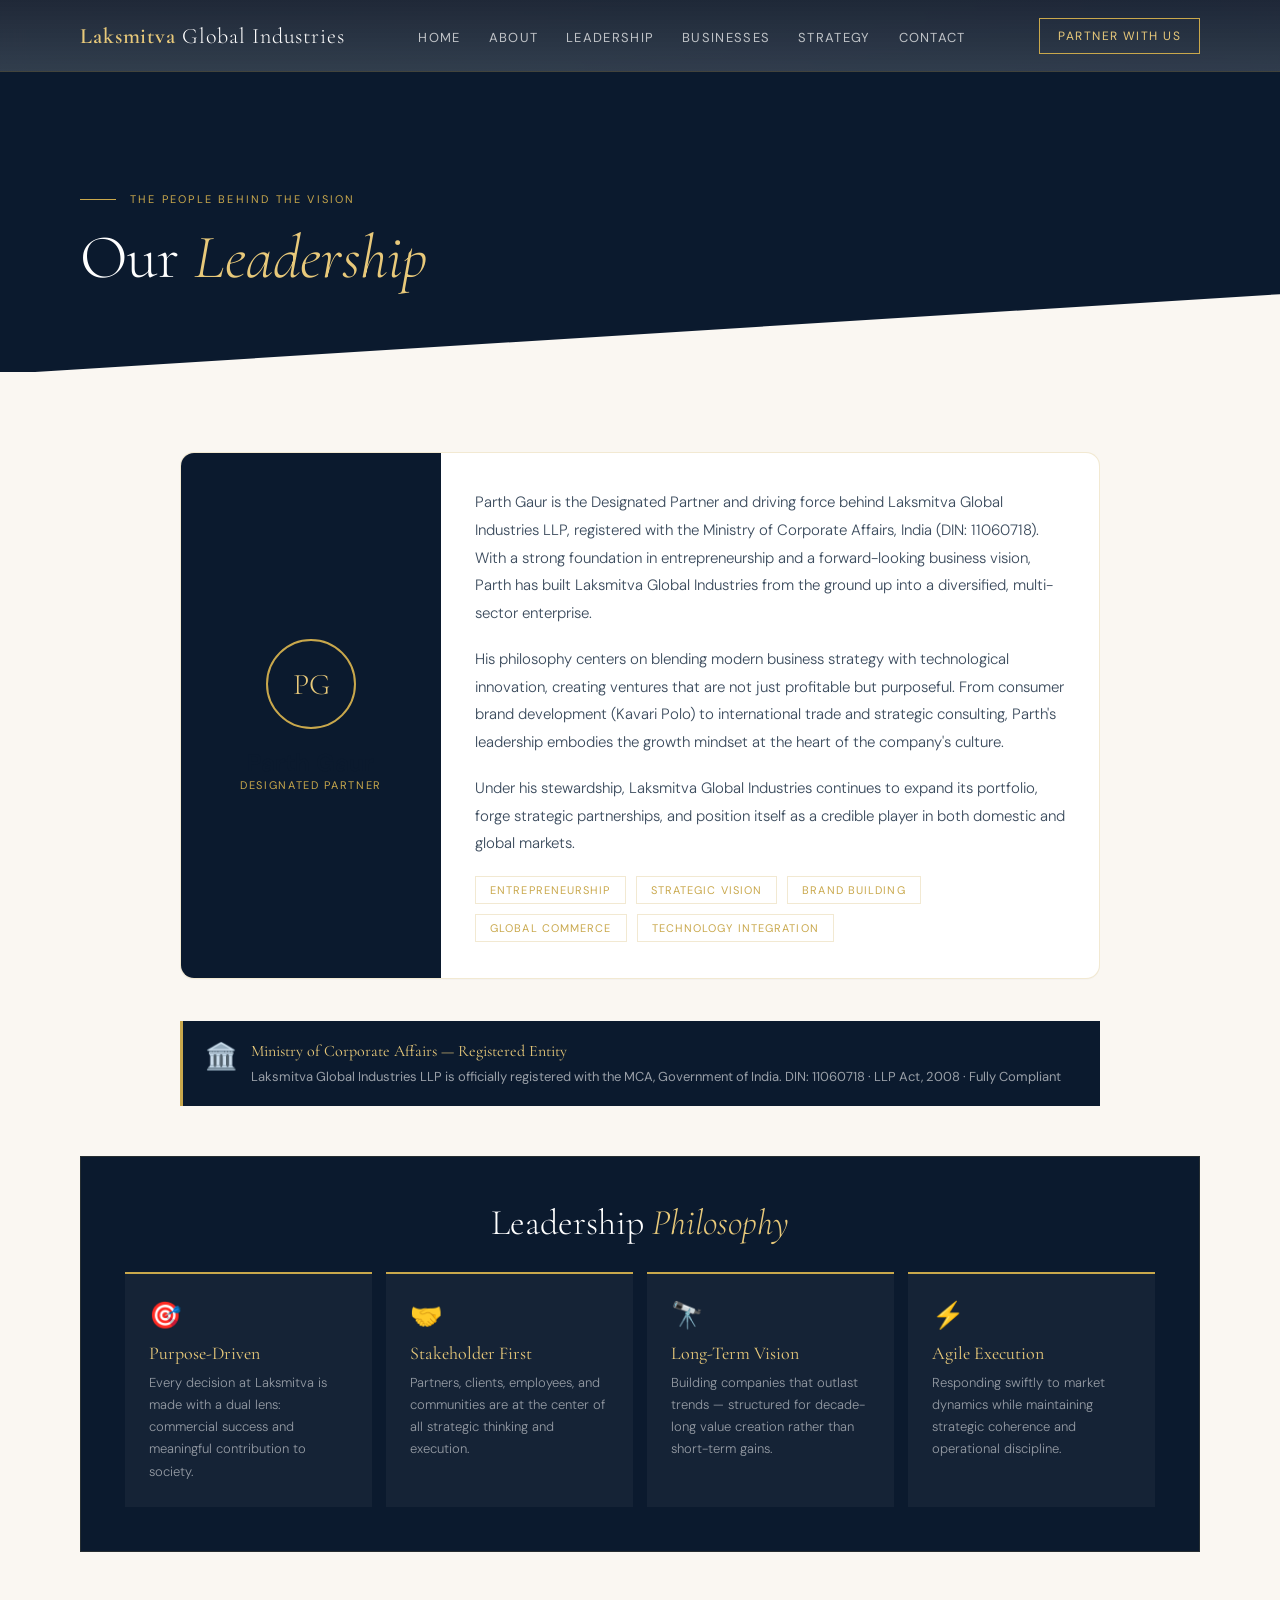
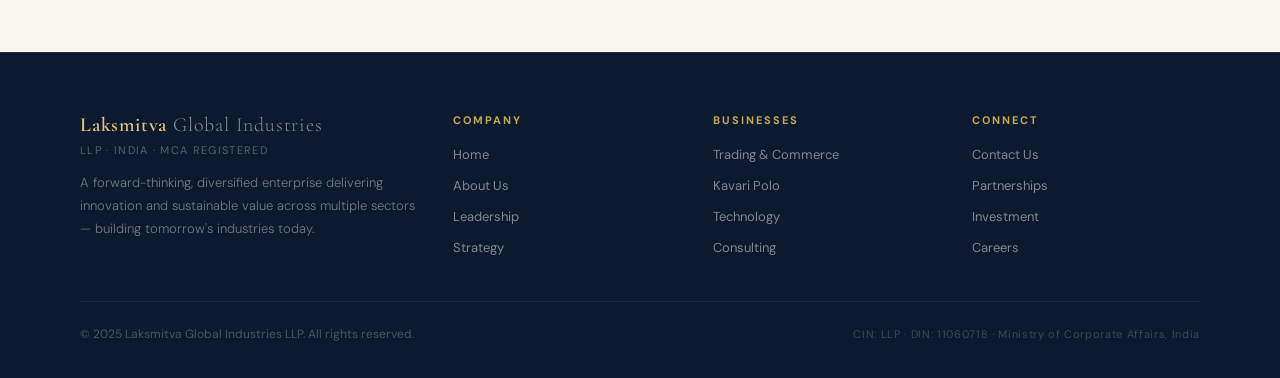
<file: leadership.html>
<!DOCTYPE html>
<html lang="en">
<head>
  <meta charset="UTF-8" />
  <meta name="viewport" content="width=device-width, initial-scale=1.0" />
  <title>Leadership — Laksmitva Global Industries LLP</title>
  <meta name="description" content="Leadership of Laksmitva Global Industries LLP — designated partner details and leadership philosophy." />

  <link rel="preconnect" href="https://fonts.googleapis.com">
  <link rel="preconnect" href="https://fonts.gstatic.com" crossorigin>
  <link href="https://fonts.googleapis.com/css2?family=Cormorant+Garamond:ital,wght@0,300;0,400;0,600;1,300;1,400&family=DM+Sans:wght@300;400;500&display=swap" rel="stylesheet">
  <link rel="stylesheet" href="./assets/style.css" />
</head>
<body>

  <!-- NAV -->
  <nav id="mainNav" aria-label="Primary navigation">
    <div class="container nav-inner">
      <a class="nav-logo" href="./index.html">Laksmitva <span>Global Industries</span></a>

      <ul class="nav-links" aria-label="Desktop navigation">
        <li><a data-nav href="./index.html">Home</a></li>
        <li><a data-nav href="./about.html">About</a></li>
        <li><a data-nav href="./leadership.html">Leadership</a></li>
        <li><a data-nav href="./businesses.html">Businesses</a></li>
        <li><a data-nav href="./strategy.html">Strategy</a></li>
        <li><a data-nav href="./contact.html">Contact</a></li>
      </ul>

      <div style="display:flex; gap:10px; align-items:center;">
        <a class="nav-cta" href="./contact.html">Partner With Us</a>
        <button class="nav-toggle" id="navToggle" aria-label="Open menu" aria-expanded="false" type="button">☰</button>
      </div>
    </div>
  </nav>

  <!-- Mobile drawer -->
  <div class="mobile-drawer" aria-label="Mobile navigation">
    <div class="container">
      <ul class="mobile-links">
        <li><a data-nav href="./index.html">Home</a></li>
        <li><a data-nav href="./about.html">About</a></li>
        <li><a data-nav href="./leadership.html">Leadership</a></li>
        <li><a data-nav href="./businesses.html">Businesses</a></li>
        <li><a data-nav href="./strategy.html">Strategy</a></li>
        <li><a data-nav href="./contact.html">Contact</a></li>
      </ul>
      <div class="mobile-actions">
        <button class="btn-ghost" type="button" onclick="document.body.classList.remove('menu-open')" style="border-color: rgba(255,255,255,0.25);">Close</button>
        <a class="btn-primary" href="./contact.html">Partner With Us</a>
      </div>
    </div>
  </div>

  <!-- PAGE HERO -->
  <header class="hero-slab section-hero-pad">
    <div class="container">
      <div class="page-eyebrow"><div class="page-eyebrow-line"></div><span>The People Behind the Vision</span></div>
      <h1 class="page-title">Our <em>Leadership</em></h1>
    </div>
  </header>

  <main class="section-pad">
    <div class="container">
      <div class="card leader-card">
        <div class="leader-photo">
          <div class="leader-initials">PG</div>
          <div class="leader-title-plate">
            <h2>Parth Gaur</h2>
            <span>Designated Partner</span>
          </div>
        </div>
        <div class="leader-info">
          <p class="leader-bio">Parth Gaur is the Designated Partner and driving force behind Laksmitva Global Industries LLP, registered with the Ministry of Corporate Affairs, India (DIN: 11060718). With a strong foundation in entrepreneurship and a forward-looking business vision, Parth has built Laksmitva Global Industries from the ground up into a diversified, multi-sector enterprise.</p>
          <p class="leader-bio">His philosophy centers on blending modern business strategy with technological innovation, creating ventures that are not just profitable but purposeful. From consumer brand development (Kavari Polo) to international trade and strategic consulting, Parth's leadership embodies the growth mindset at the heart of the company's culture.</p>
          <p class="leader-bio">Under his stewardship, Laksmitva Global Industries continues to expand its portfolio, forge strategic partnerships, and position itself as a credible player in both domestic and global markets.</p>
          <div class="leader-tags" aria-label="Leadership tags">
            <span class="tag">Entrepreneurship</span>
            <span class="tag">Strategic Vision</span>
            <span class="tag">Brand Building</span>
            <span class="tag">Global Commerce</span>
            <span class="tag">Technology Integration</span>
          </div>
        </div>
      </div>

      <div class="mca-badge">
        <div class="mca-badge-icon">🏛️</div>
        <div class="mca-badge-text">
          <strong>Ministry of Corporate Affairs — Registered Entity</strong>
          <span>Laksmitva Global Industries LLP is officially registered with the MCA, Government of India. DIN: 11060718 · LLP Act, 2008 · Fully Compliant</span>
        </div>
      </div>

      <section style="margin-top:50px; background:var(--navy); padding:44px; border: 1px solid rgba(201,168,76,0.14);">
        <div style="text-align:center; margin-bottom:28px;">
          <h2 style="font-family:'Cormorant Garamond',serif; font-size:clamp(24px,3vw,36px); font-weight:300; color:var(--white);">
            Leadership <em style="font-style:italic; color:var(--gold-light);">Philosophy</em>
          </h2>
        </div>

        <div style="display:grid; grid-template-columns:repeat(auto-fit,minmax(220px,1fr)); gap:14px;">
          <div style="background:rgba(255,255,255,0.04); padding:24px; border-top:2px solid var(--gold);">
            <p style="font-size:26px; margin-bottom:10px;">🎯</p>
            <h3 style="font-family:'Cormorant Garamond',serif; font-size:18px; color:var(--gold-light); margin-bottom:8px; font-weight:400;">Purpose-Driven</h3>
            <p style="font-size:13px; color:rgba(255,255,255,0.55); line-height:1.7; font-weight:300;">Every decision at Laksmitva is made with a dual lens: commercial success and meaningful contribution to society.</p>
          </div>
          <div style="background:rgba(255,255,255,0.04); padding:24px; border-top:2px solid var(--gold);">
            <p style="font-size:26px; margin-bottom:10px;">🤝</p>
            <h3 style="font-family:'Cormorant Garamond',serif; font-size:18px; color:var(--gold-light); margin-bottom:8px; font-weight:400;">Stakeholder First</h3>
            <p style="font-size:13px; color:rgba(255,255,255,0.55); line-height:1.7; font-weight:300;">Partners, clients, employees, and communities are at the center of all strategic thinking and execution.</p>
          </div>
          <div style="background:rgba(255,255,255,0.04); padding:24px; border-top:2px solid var(--gold);">
            <p style="font-size:26px; margin-bottom:10px;">🔭</p>
            <h3 style="font-family:'Cormorant Garamond',serif; font-size:18px; color:var(--gold-light); margin-bottom:8px; font-weight:400;">Long-Term Vision</h3>
            <p style="font-size:13px; color:rgba(255,255,255,0.55); line-height:1.7; font-weight:300;">Building companies that outlast trends — structured for decade-long value creation rather than short-term gains.</p>
          </div>
          <div style="background:rgba(255,255,255,0.04); padding:24px; border-top:2px solid var(--gold);">
            <p style="font-size:26px; margin-bottom:10px;">⚡</p>
            <h3 style="font-family:'Cormorant Garamond',serif; font-size:18px; color:var(--gold-light); margin-bottom:8px; font-weight:400;">Agile Execution</h3>
            <p style="font-size:13px; color:rgba(255,255,255,0.55); line-height:1.7; font-weight:300;">Responding swiftly to market dynamics while maintaining strategic coherence and operational discipline.</p>
          </div>
        </div>
      </section>
    </div>
  </main>

  <!-- FOOTER -->
  <footer>
    <div class="container">
      <div class="footer-top">
        <div class="footer-brand">
          <div class="footer-logo">Laksmitva <span>Global Industries</span></div>
          <div class="footer-tagline">LLP · India · MCA Registered</div>
          <p>A forward-thinking, diversified enterprise delivering innovation and sustainable value across multiple sectors — building tomorrow's industries today.</p>
        </div>
        <div class="footer-col">
          <h5>Company</h5>
          <ul>
            <li><a href="./index.html">Home</a></li>
            <li><a href="./about.html">About Us</a></li>
            <li><a href="./leadership.html">Leadership</a></li>
            <li><a href="./strategy.html">Strategy</a></li>
          </ul>
        </div>
        <div class="footer-col">
          <h5>Businesses</h5>
          <ul>
            <li><a href="./businesses.html">Trading & Commerce</a></li>
            <li><a href="./businesses.html">Kavari Polo</a></li>
            <li><a href="./businesses.html">Technology</a></li>
            <li><a href="./businesses.html">Consulting</a></li>
          </ul>
        </div>
        <div class="footer-col">
          <h5>Connect</h5>
          <ul>
            <li><a href="./contact.html">Contact Us</a></li>
            <li><a href="./contact.html">Partnerships</a></li>
            <li><a href="./contact.html">Investment</a></li>
            <li><a href="./contact.html">Careers</a></li>
          </ul>
        </div>
      </div>
      <div class="footer-bottom">
        <p>© 2025 Laksmitva Global Industries LLP. All rights reserved.</p>
        <p class="reg">CIN: LLP · DIN: 11060718 · Ministry of Corporate Affairs, India</p>
      </div>
    </div>
  </footer>

  <script src="./assets/site.js"></script>
</body>
</html>
</file>
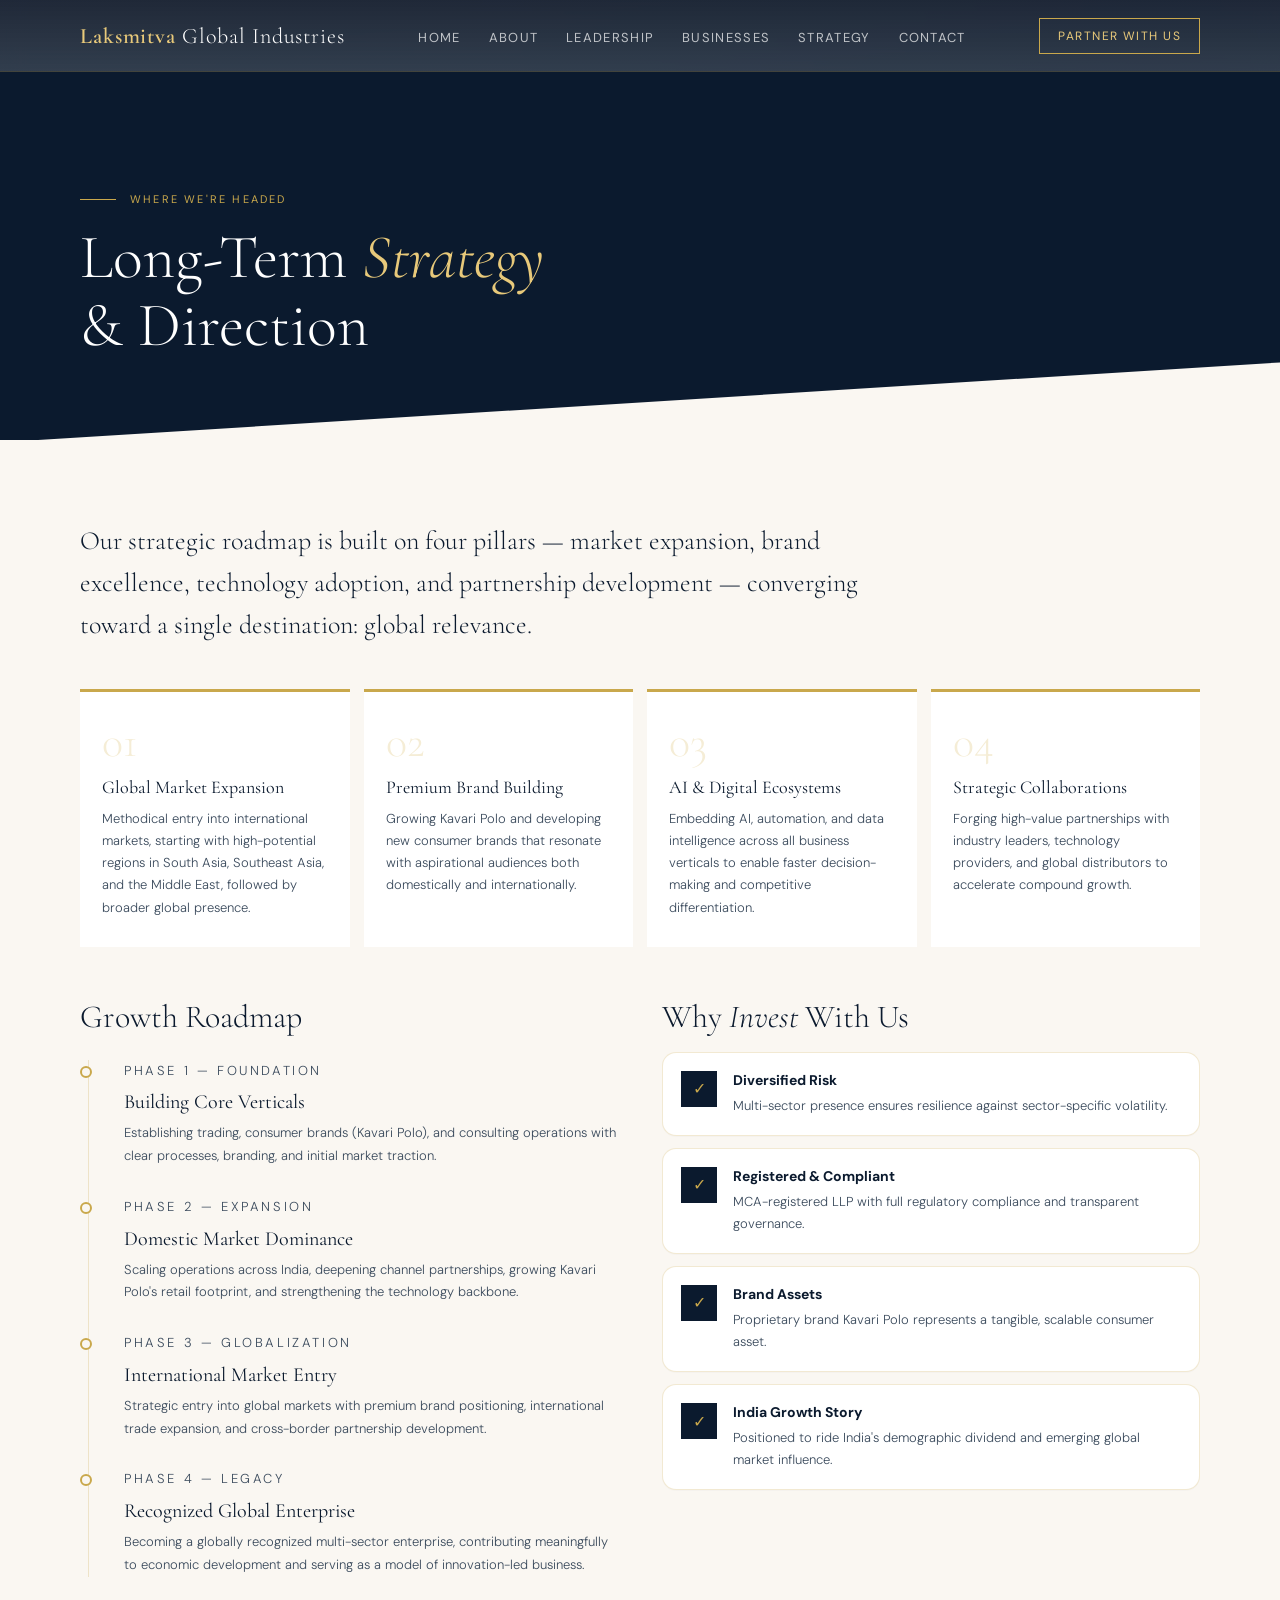
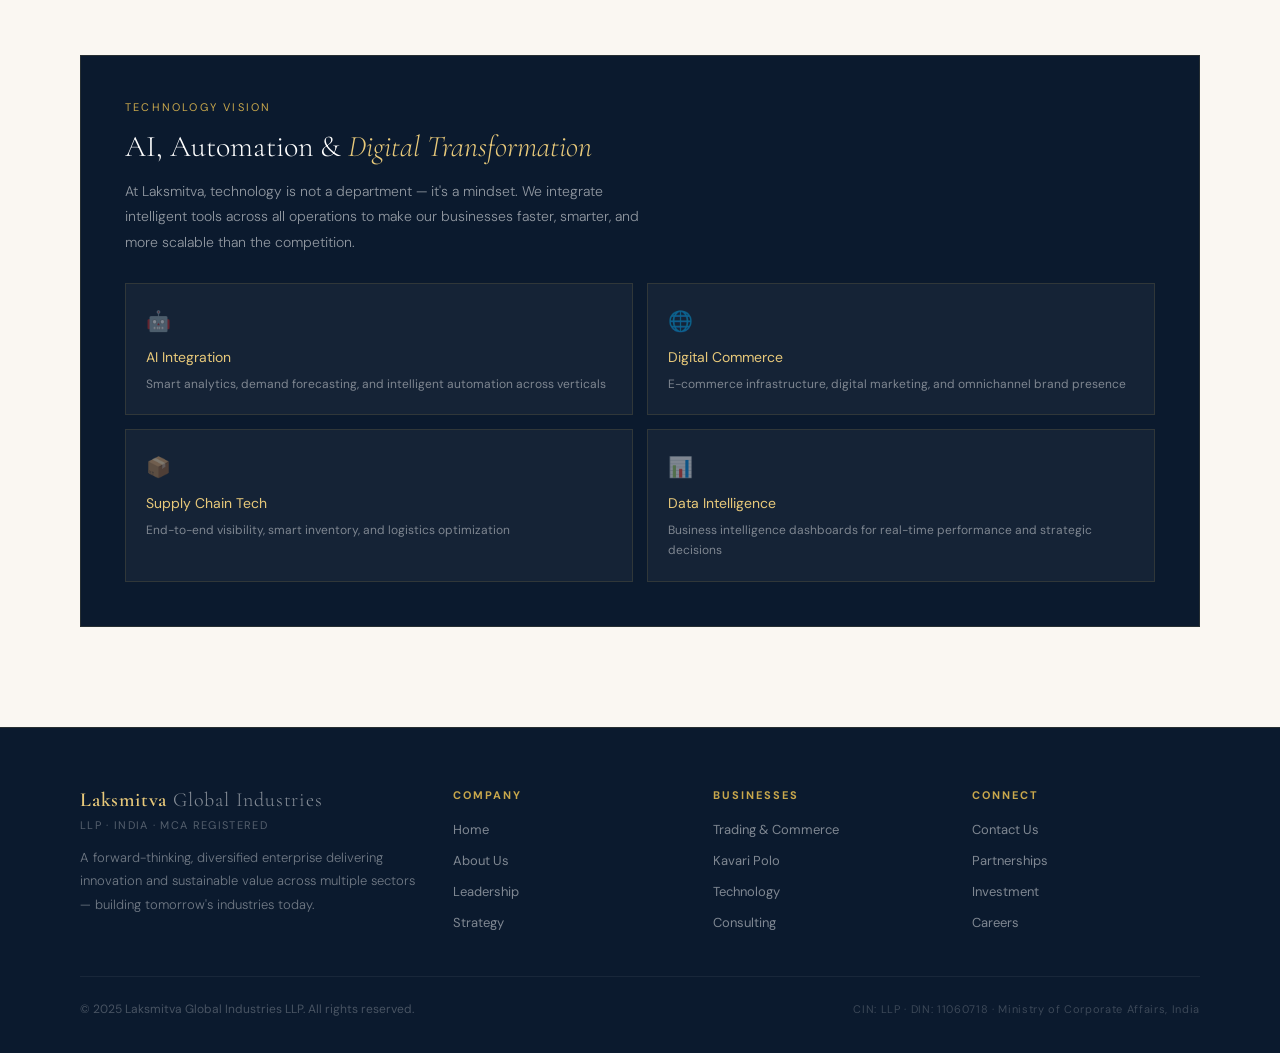
<file: strategy.html>
<!DOCTYPE html>
<html lang="en">
<head>
  <meta charset="UTF-8" />
  <meta name="viewport" content="width=device-width, initial-scale=1.0" />
  <title>Strategy — Laksmitva Global Industries LLP</title>
  <meta name="description" content="Long-term strategy and growth roadmap of Laksmitva Global Industries LLP." />

  <link rel="preconnect" href="https://fonts.googleapis.com">
  <link rel="preconnect" href="https://fonts.gstatic.com" crossorigin>
  <link href="https://fonts.googleapis.com/css2?family=Cormorant+Garamond:ital,wght@0,300;0,400;0,600;1,300;1,400&family=DM+Sans:wght@300;400;500&display=swap" rel="stylesheet">
  <link rel="stylesheet" href="./assets/style.css" />
</head>
<body>

  <!-- NAV -->
  <nav id="mainNav" aria-label="Primary navigation">
    <div class="container nav-inner">
      <a class="nav-logo" href="./index.html">Laksmitva <span>Global Industries</span></a>

      <ul class="nav-links" aria-label="Desktop navigation">
        <li><a data-nav href="./index.html">Home</a></li>
        <li><a data-nav href="./about.html">About</a></li>
        <li><a data-nav href="./leadership.html">Leadership</a></li>
        <li><a data-nav href="./businesses.html">Businesses</a></li>
        <li><a data-nav href="./strategy.html">Strategy</a></li>
        <li><a data-nav href="./contact.html">Contact</a></li>
      </ul>

      <div style="display:flex; gap:10px; align-items:center;">
        <a class="nav-cta" href="./contact.html">Partner With Us</a>
        <button class="nav-toggle" id="navToggle" aria-label="Open menu" aria-expanded="false" type="button">☰</button>
      </div>
    </div>
  </nav>

  <!-- Mobile drawer -->
  <div class="mobile-drawer" aria-label="Mobile navigation">
    <div class="container">
      <ul class="mobile-links">
        <li><a data-nav href="./index.html">Home</a></li>
        <li><a data-nav href="./about.html">About</a></li>
        <li><a data-nav href="./leadership.html">Leadership</a></li>
        <li><a data-nav href="./businesses.html">Businesses</a></li>
        <li><a data-nav href="./strategy.html">Strategy</a></li>
        <li><a data-nav href="./contact.html">Contact</a></li>
      </ul>
      <div class="mobile-actions">
        <button class="btn-ghost" type="button" onclick="document.body.classList.remove('menu-open')" style="border-color: rgba(255,255,255,0.25);">Close</button>
        <a class="btn-primary" href="./contact.html">Partner With Us</a>
      </div>
    </div>
  </div>

  <!-- PAGE HERO -->
  <header class="hero-slab section-hero-pad">
    <div class="container">
      <div class="page-eyebrow"><div class="page-eyebrow-line"></div><span>Where We're Headed</span></div>
      <h1 class="page-title">Long-Term <em>Strategy</em><br>& Direction</h1>
    </div>
  </header>

  <main class="section-pad">
    <div class="container">
      <p class="strategy-intro">
        Our strategic roadmap is built on four pillars — market expansion, brand excellence, technology adoption, and partnership development — converging toward a single destination: global relevance.
      </p>

      <section class="pillars-row" aria-label="Strategy pillars">
        <div class="pillar">
          <div class="pillar-num">01</div>
          <h2 style="font: inherit; font-family:'Cormorant Garamond',serif; font-size:18px; font-weight:400; margin-bottom:10px;">Global Market Expansion</h2>
          <p>Methodical entry into international markets, starting with high-potential regions in South Asia, Southeast Asia, and the Middle East, followed by broader global presence.</p>
        </div>
        <div class="pillar">
          <div class="pillar-num">02</div>
          <h2 style="font: inherit; font-family:'Cormorant Garamond',serif; font-size:18px; font-weight:400; margin-bottom:10px;">Premium Brand Building</h2>
          <p>Growing Kavari Polo and developing new consumer brands that resonate with aspirational audiences both domestically and internationally.</p>
        </div>
        <div class="pillar">
          <div class="pillar-num">03</div>
          <h2 style="font: inherit; font-family:'Cormorant Garamond',serif; font-size:18px; font-weight:400; margin-bottom:10px;">AI & Digital Ecosystems</h2>
          <p>Embedding AI, automation, and data intelligence across all business verticals to enable faster decision-making and competitive differentiation.</p>
        </div>
        <div class="pillar">
          <div class="pillar-num">04</div>
          <h2 style="font: inherit; font-family:'Cormorant Garamond',serif; font-size:18px; font-weight:400; margin-bottom:10px;">Strategic Collaborations</h2>
          <p>Forging high-value partnerships with industry leaders, technology providers, and global distributors to accelerate compound growth.</p>
        </div>
      </section>

      <section class="two-col" aria-label="Roadmap and investment highlights">
        <div>
          <h2 class="timeline-title">Growth Roadmap</h2>
          <div class="timeline">
            <div class="tl-item">
              <div class="tl-dot"></div>
              <p class="tl-phase">Phase 1 — Foundation</p>
              <h3 style="font-family:'Cormorant Garamond',serif; font-size:20px; font-weight:400; margin-bottom:8px;">Building Core Verticals</h3>
              <p>Establishing trading, consumer brands (Kavari Polo), and consulting operations with clear processes, branding, and initial market traction.</p>
            </div>
            <div class="tl-item">
              <div class="tl-dot"></div>
              <p class="tl-phase">Phase 2 — Expansion</p>
              <h3 style="font-family:'Cormorant Garamond',serif; font-size:20px; font-weight:400; margin-bottom:8px;">Domestic Market Dominance</h3>
              <p>Scaling operations across India, deepening channel partnerships, growing Kavari Polo's retail footprint, and strengthening the technology backbone.</p>
            </div>
            <div class="tl-item">
              <div class="tl-dot"></div>
              <p class="tl-phase">Phase 3 — Globalization</p>
              <h3 style="font-family:'Cormorant Garamond',serif; font-size:20px; font-weight:400; margin-bottom:8px;">International Market Entry</h3>
              <p>Strategic entry into global markets with premium brand positioning, international trade expansion, and cross-border partnership development.</p>
            </div>
            <div class="tl-item">
              <div class="tl-dot"></div>
              <p class="tl-phase">Phase 4 — Legacy</p>
              <h3 style="font-family:'Cormorant Garamond',serif; font-size:20px; font-weight:400; margin-bottom:8px;">Recognized Global Enterprise</h3>
              <p>Becoming a globally recognized multi-sector enterprise, contributing meaningfully to economic development and serving as a model of innovation-led business.</p>
            </div>
          </div>
        </div>

        <div>
          <h2 style="font-family:'Cormorant Garamond',serif; font-size:32px; font-weight:300; margin-bottom:16px;">
            Why <em style="font-style:italic;">Invest</em> With Us
          </h2>

          <div style="display:flex; flex-direction:column; gap:12px;">
            <div class="card" style="display:flex; gap:16px; align-items:flex-start; padding:18px;">
              <div style="width:36px; height:36px; background:var(--navy); display:flex; align-items:center; justify-content:center; color:var(--gold); font-size:16px; flex-shrink:0;">✓</div>
              <div>
                <strong style="display:block; font-size:14px; margin-bottom:6px;">Diversified Risk</strong>
                <p style="font-size:13px; color:var(--text-mid); line-height:1.7; font-weight:300;">Multi-sector presence ensures resilience against sector-specific volatility.</p>
              </div>
            </div>
            <div class="card" style="display:flex; gap:16px; align-items:flex-start; padding:18px;">
              <div style="width:36px; height:36px; background:var(--navy); display:flex; align-items:center; justify-content:center; color:var(--gold); font-size:16px; flex-shrink:0;">✓</div>
              <div>
                <strong style="display:block; font-size:14px; margin-bottom:6px;">Registered & Compliant</strong>
                <p style="font-size:13px; color:var(--text-mid); line-height:1.7; font-weight:300;">MCA-registered LLP with full regulatory compliance and transparent governance.</p>
              </div>
            </div>
            <div class="card" style="display:flex; gap:16px; align-items:flex-start; padding:18px;">
              <div style="width:36px; height:36px; background:var(--navy); display:flex; align-items:center; justify-content:center; color:var(--gold); font-size:16px; flex-shrink:0;">✓</div>
              <div>
                <strong style="display:block; font-size:14px; margin-bottom:6px;">Brand Assets</strong>
                <p style="font-size:13px; color:var(--text-mid); line-height:1.7; font-weight:300;">Proprietary brand Kavari Polo represents a tangible, scalable consumer asset.</p>
              </div>
            </div>
            <div class="card" style="display:flex; gap:16px; align-items:flex-start; padding:18px;">
              <div style="width:36px; height:36px; background:var(--navy); display:flex; align-items:center; justify-content:center; color:var(--gold); font-size:16px; flex-shrink:0;">✓</div>
              <div>
                <strong style="display:block; font-size:14px; margin-bottom:6px;">India Growth Story</strong>
                <p style="font-size:13px; color:var(--text-mid); line-height:1.7; font-weight:300;">Positioned to ride India's demographic dividend and emerging global market influence.</p>
              </div>
            </div>
          </div>
        </div>
      </section>

      <section class="tech-block" aria-label="Technology vision">
        <div class="tech-grid">
          <div class="tech-left">
            <p class="tech-kicker">Technology Vision</p>
            <h2 class="tech-title">AI, Automation & <em>Digital Transformation</em></h2>
            <p class="tech-desc">
              At Laksmitva, technology is not a department — it's a mindset.
              We integrate intelligent tools across all operations to make our businesses faster, smarter, and more scalable than the competition.
            </p>
          </div>

          <div class="tech-cards">
            <div class="tech-card">
              <p style="font-size:20px; margin-bottom:10px;">🤖</p>
              <h5>AI Integration</h5>
              <p>Smart analytics, demand forecasting, and intelligent automation across verticals</p>
            </div>
            <div class="tech-card">
              <p style="font-size:20px; margin-bottom:10px;">🌐</p>
              <h5>Digital Commerce</h5>
              <p>E-commerce infrastructure, digital marketing, and omnichannel brand presence</p>
            </div>
            <div class="tech-card">
              <p style="font-size:20px; margin-bottom:10px;">📦</p>
              <h5>Supply Chain Tech</h5>
              <p>End-to-end visibility, smart inventory, and logistics optimization</p>
            </div>
            <div class="tech-card">
              <p style="font-size:20px; margin-bottom:10px;">📊</p>
              <h5>Data Intelligence</h5>
              <p>Business intelligence dashboards for real-time performance and strategic decisions</p>
            </div>
          </div>
        </div>
      </section>

    </div>
  </main>

  <!-- FOOTER -->
  <footer>
    <div class="container">
      <div class="footer-top">
        <div class="footer-brand">
          <div class="footer-logo">Laksmitva <span>Global Industries</span></div>
          <div class="footer-tagline">LLP · India · MCA Registered</div>
          <p>A forward-thinking, diversified enterprise delivering innovation and sustainable value across multiple sectors — building tomorrow's industries today.</p>
        </div>
        <div class="footer-col">
          <h5>Company</h5>
          <ul>
            <li><a href="./index.html">Home</a></li>
            <li><a href="./about.html">About Us</a></li>
            <li><a href="./leadership.html">Leadership</a></li>
            <li><a href="./strategy.html">Strategy</a></li>
          </ul>
        </div>
        <div class="footer-col">
          <h5>Businesses</h5>
          <ul>
            <li><a href="./businesses.html">Trading & Commerce</a></li>
            <li><a href="./businesses.html">Kavari Polo</a></li>
            <li><a href="./businesses.html">Technology</a></li>
            <li><a href="./businesses.html">Consulting</a></li>
          </ul>
        </div>
        <div class="footer-col">
          <h5>Connect</h5>
          <ul>
            <li><a href="./contact.html">Contact Us</a></li>
            <li><a href="./contact.html">Partnerships</a></li>
            <li><a href="./contact.html">Investment</a></li>
            <li><a href="./contact.html">Careers</a></li>
          </ul>
        </div>
      </div>
      <div class="footer-bottom">
        <p>© 2025 Laksmitva Global Industries LLP. All rights reserved.</p>
        <p class="reg">CIN: LLP · DIN: 11060718 · Ministry of Corporate Affairs, India</p>
      </div>
    </div>
  </footer>

  <script src="./assets/site.js"></script>
</body>
</html>
</file>
<file: assets/style.css>
:root {
  --gold: #C9A84C;
  --gold-light: #E8C97A;
  --gold-pale: #F5EDD6;
  --navy: #0B1A2E;
  --navy-mid: #142238;
  --navy-deep: #071224;
  --cream: #FAF7F2;
  --cream-dark: #F0EBE0;
  --text-dark: #0B1A2E;
  --text-mid: #3A4A5C;
  --white: #FFFFFF;
  --border: rgba(201,168,76,0.25);

  --nav-h: 72px;
  --safe-top: env(safe-area-inset-top, 0px);
  --nav-total-h: calc(var(--nav-h) + var(--safe-top));
  --container: 1120px;
  --pad-x: clamp(16px, 5vw, 72px);

  --radius-sm: 10px;
  --radius-md: 14px;
  --radius-lg: 20px;

  --shadow-soft: 0 10px 30px rgba(11,26,46,0.08);
  --shadow-mid: 0 18px 55px rgba(11,26,46,0.12);
  --shadow-gold: 0 24px 80px rgba(201,168,76,0.10);

  --ease-out: cubic-bezier(0.16, 1, 0.3, 1);
}

* { margin: 0; padding: 0; box-sizing: border-box; }
html { scroll-behavior: smooth; }
body {
  font-family: 'DM Sans', sans-serif;
  background:
    radial-gradient(1200px 700px at 20% -10%, rgba(201,168,76,0.10), transparent 60%),
    radial-gradient(1200px 700px at 90% 0%, rgba(11,26,46,0.06), transparent 55%),
    var(--cream);
  color: var(--text-dark);
  overflow-x: hidden;
  padding-top: var(--nav-total-h); /* fixed nav offset (iOS-safe) */
  text-rendering: optimizeLegibility;
  -webkit-font-smoothing: antialiased;
  -moz-osx-font-smoothing: grayscale;
}

.premium-section em { font-style: italic; color: var(--gold); }

.section-head { margin-bottom: 28px; }
.section-title{
  font-family: 'Cormorant Garamond', serif;
  font-size: clamp(26px, 3.4vw, 44px);
  font-weight: 300;
  letter-spacing: 0.01em;
  line-height: 1.15;
}
.section-sub{
  margin-top: 12px;
  max-width: 720px;
  color: rgba(58,74,92,0.82);
  font-size: 14px;
  line-height: 1.8;
  font-weight: 300;
}

/* Trust badges */
.badge-row{
  display:flex;
  flex-wrap: wrap;
  gap: 10px;
  align-items: center;
  justify-content: center;
}
.badge-pill{
  padding: 10px 14px;
  border-radius: 999px;
  background: rgba(255,255,255,0.75);
  border: 1px solid rgba(201,168,76,0.26);
  box-shadow: 0 10px 30px rgba(11,26,46,0.06);
  font-size: 11px;
  letter-spacing: 0.08em;
  text-transform: uppercase;
  color: rgba(11,26,46,0.78);
}

/* Impact */
.impact-grid{
  display:grid;
  grid-template-columns: repeat(4, 1fr);
  gap: 14px;
  margin-top: 18px;
}
.impact-card{
  background:
    linear-gradient(180deg, rgba(255,255,255,0.98) 0%, rgba(255,255,255,0.92) 100%);
  border: 1px solid rgba(201,168,76,0.22);
  border-radius: var(--radius-lg);
  box-shadow: var(--shadow-soft);
  padding: 22px;
}
.impact-icon{ font-size: 18px; opacity: 0.9; }
.impact-num{
  font-family: 'Cormorant Garamond', serif;
  font-size: 34px;
  font-weight: 300;
  margin-top: 10px;
  color: var(--navy);
}
.impact-label{
  margin-top: 8px;
  font-size: 11px;
  letter-spacing: 0.14em;
  text-transform: uppercase;
  color: rgba(58,74,92,0.70);
  line-height: 1.4;
}

.targets-grid{
  margin-top: 20px;
  display:grid;
  grid-template-columns: 1fr 1.2fr;
  gap: 18px;
  align-items: start;
}
.targets-left{
  background: rgba(201,168,76,0.10);
  border: 1px solid rgba(201,168,76,0.18);
  border-radius: var(--radius-lg);
  padding: 22px;
}
.targets-title{
  font-family: 'Cormorant Garamond', serif;
  font-size: 22px;
  font-weight: 400;
}
.targets-sub{
  margin-top: 8px;
  color: rgba(58,74,92,0.78);
  font-size: 13px;
  line-height: 1.8;
  font-weight: 300;
}
.targets-right{
  background: rgba(255,255,255,0.65);
  border: 1px solid rgba(201,168,76,0.18);
  border-radius: var(--radius-lg);
  padding: 22px;
  box-shadow: 0 18px 55px rgba(11,26,46,0.06);
}
.progress-item{ margin-bottom: 14px; }
.progress-item:last-child{ margin-bottom: 0; }
.progress-top{
  display:flex;
  justify-content: space-between;
  gap: 12px;
  font-size: 12px;
  color: rgba(11,26,46,0.78);
  letter-spacing: 0.02em;
  margin-bottom: 8px;
}
.progress-bar{
  height: 10px;
  border-radius: 999px;
  overflow: hidden;
  background: rgba(11,26,46,0.08);
}
.progress-fill{
  height: 100%;
  border-radius: 999px;
  background: linear-gradient(90deg, rgba(201,168,76,0.75), rgba(232,201,122,0.95));
  box-shadow: 0 10px 30px rgba(201,168,76,0.18);
}

/* Campaigns */
.campaign-grid{
  display:grid;
  grid-template-columns: repeat(3, 1fr);
  gap: 14px;
}
.campaign-card{
  display:block;
  text-decoration:none;
  background:
    radial-gradient(500px 240px at 10% 0%, rgba(201,168,76,0.14), transparent 55%),
    linear-gradient(180deg, rgba(255,255,255,0.98) 0%, rgba(255,255,255,0.92) 100%);
  border: 1px solid rgba(201,168,76,0.22);
  border-radius: var(--radius-lg);
  box-shadow: var(--shadow-soft);
  padding: 22px;
  transition: transform 0.25s var(--ease-out), box-shadow 0.35s var(--ease-out), border-color 0.25s var(--ease-out);
}
.campaign-card:hover{
  transform: translateY(-4px);
  box-shadow: var(--shadow-mid);
  border-color: rgba(201,168,76,0.42);
}
.campaign-top{ display:flex; justify-content:space-between; align-items:center; margin-bottom: 10px; }
.campaign-badge{
  font-size: 10px;
  letter-spacing: 0.16em;
  text-transform: uppercase;
  color: rgba(11,26,46,0.70);
  padding: 6px 10px;
  border-radius: 999px;
  border: 1px solid rgba(201,168,76,0.28);
  background: rgba(255,255,255,0.65);
}
.campaign-arrow{ color: rgba(11,26,46,0.45); font-size: 18px; }
.campaign-card h3{
  font-family: 'Cormorant Garamond', serif;
  font-size: 22px;
  font-weight: 400;
  color: var(--navy);
  margin-bottom: 10px;
}
.campaign-card p{
  font-size: 13px;
  line-height: 1.8;
  color: rgba(58,74,92,0.82);
  font-weight: 300;
}
.campaign-tags{
  display:flex;
  flex-wrap: wrap;
  gap: 8px;
  margin-top: 14px;
}
.campaign-tags span{
  font-size: 11px;
  color: rgba(11,26,46,0.62);
  border: 1px solid rgba(11,26,46,0.10);
  padding: 6px 10px;
  border-radius: 999px;
  background: rgba(255,255,255,0.6);
}

/* Testimonials */
.testimonials-grid{
  display:grid;
  grid-template-columns: repeat(3, 1fr);
  gap: 14px;
}
.testimonial-card{
  background: rgba(255,255,255,0.72);
  border: 1px solid rgba(201,168,76,0.18);
  border-radius: var(--radius-lg);
  padding: 22px;
  box-shadow: 0 18px 55px rgba(11,26,46,0.06);
}
.testimonial-card p{
  margin-top: 12px;
  font-size: 13px;
  line-height: 1.9;
  color: rgba(58,74,92,0.84);
  font-weight: 300;
}
.stars{
  letter-spacing: 0.14em;
  color: rgba(201,168,76,0.95);
  font-size: 12px;
}
.who{ margin-top: 14px; display:flex; justify-content:space-between; gap: 10px; }
.who strong{ font-size: 12px; letter-spacing: 0.08em; text-transform: uppercase; color: rgba(11,26,46,0.78); }
.who span{ font-size: 12px; color: rgba(58,74,92,0.72); }

/* FAQ */
.faq{ display:flex; flex-direction:column; gap: 10px; }
.faq-item{
  background: rgba(255,255,255,0.75);
  border: 1px solid rgba(201,168,76,0.18);
  border-radius: var(--radius-lg);
  padding: 4px 14px;
  box-shadow: 0 18px 55px rgba(11,26,46,0.06);
}
.faq-item summary{
  cursor: pointer;
  list-style: none;
  padding: 14px 6px;
  font-size: 13px;
  color: rgba(11,26,46,0.85);
  letter-spacing: 0.02em;
}
.faq-item summary::-webkit-details-marker { display:none; }
.faq-item summary::after{
  content:"+";
  float:right;
  color: rgba(11,26,46,0.50);
  font-size: 16px;
  margin-top: -1px;
}
.faq-item[open] summary::after{ content:"—"; }
.faq-body{
  padding: 0 6px 14px;
  font-size: 13px;
  line-height: 1.8;
  color: rgba(58,74,92,0.82);
  font-weight: 300;
}
.faq-body a{ color: rgba(11,26,46,0.88); text-decoration: underline; text-decoration-color: rgba(201,168,76,0.5); }

/* Newsletter */
.newsletter{
  display:grid;
  grid-template-columns: 1fr 1fr;
  gap: 18px;
  align-items: center;
  background:
    radial-gradient(700px 340px at 12% 0%, rgba(201,168,76,0.18), transparent 60%),
    linear-gradient(180deg, rgba(255,255,255,0.92) 0%, rgba(255,255,255,0.82) 100%);
  border: 1px solid rgba(201,168,76,0.22);
  border-radius: 26px;
  padding: 26px;
  box-shadow: 0 30px 120px rgba(201,168,76,0.10), 0 20px 70px rgba(11,26,46,0.08);
}
.newsletter-kicker{
  font-size: 11px;
  letter-spacing: 0.18em;
  text-transform: uppercase;
  color: rgba(11,26,46,0.62);
}
.newsletter-title{
  margin-top: 10px;
  font-family: 'Cormorant Garamond', serif;
  font-size: 28px;
  font-weight: 300;
  line-height: 1.2;
}
.newsletter-sub{
  margin-top: 10px;
  font-size: 13px;
  line-height: 1.8;
  color: rgba(58,74,92,0.80);
  font-weight: 300;
}
.newsletter-form{
  display:flex;
  flex-direction: column;
  gap: 12px;
}
.newsletter-form input{
  width: 100%;
  border-radius: 999px;
  border: 1px solid rgba(201,168,76,0.28);
  padding: 14px 16px;
  box-shadow: 0 18px 55px rgba(11,26,46,0.06);
  font-size: 14px;
}
.newsletter-msg{
  display:none;
  font-size: 13px;
  color: rgba(46,125,50,0.95);
  background: rgba(232,245,233,0.9);
  border-left: 3px solid #4caf50;
  padding: 12px 14px;
  border-radius: 12px;
}

/* Mobile + tablet: compatibility hardening */
@media (max-width: 1020px){
  .impact-grid{ grid-template-columns: repeat(2, 1fr); }
  .targets-grid{ grid-template-columns: 1fr; }
  .campaign-grid{ grid-template-columns: 1fr; }
  .testimonials-grid{ grid-template-columns: 1fr; }
  .newsletter{ grid-template-columns: 1fr; }
}

@media (max-width: 520px){
  .section-sub{ font-size: 13px; }
  .badge-row{ justify-content: flex-start; }
  .badge-pill{ width: fit-content; }
  .impact-card{ padding: 18px; }
  .impact-num{ font-size: 30px; }
  .targets-left, .targets-right{ padding: 18px; }
  .campaign-card{ padding: 18px; }
  .newsletter{ padding: 18px; border-radius: 20px; }
  .newsletter-title{ font-size: 24px; }
  .btn-primary, .btn-ghost{ width: 100%; justify-content:center; }
  .hero-actions{ width: 100%; }
}

.container { width: min(var(--container), calc(100% - (var(--pad-x) * 2))); margin: 0 auto; }

::selection { background: rgba(201,168,76,0.28); }

a { color: inherit; }
button { font: inherit; }

/* Premium focus ring (keyboard accessibility) */
:focus { outline: none; }
:focus-visible {
  outline: 2px solid rgba(201,168,76,0.65);
  outline-offset: 3px;
}

.container {
  width: min(var(--container), calc(100% - (var(--pad-x) * 2)));
  margin: 0 auto;
}

.section-pad { padding: 80px 0 100px; }
.section-hero-pad { padding: 120px 0 80px; }
@media (max-width: 700px) {
  .section-pad { padding: 60px 0 80px; }
  .section-hero-pad { padding: 110px 0 70px; }
}

/* ── NAV ── */
nav {
  position: fixed; top: 0; left: 0; right: 0; z-index: 1000;
  background:
    linear-gradient(180deg, rgba(7,18,36,0.90) 0%, rgba(11,26,46,0.84) 100%);
  backdrop-filter: blur(12px);
  border-bottom: 1px solid rgba(201,168,76,0.22);
  height: var(--nav-total-h);
  padding-top: var(--safe-top);
}
.nav-inner{
  height: var(--nav-h);
  display:flex; align-items:center; justify-content:space-between;
  gap: 16px;
}
.nav-logo {
  font-family: 'Cormorant Garamond', serif;
  font-size: 22px; font-weight: 600;
  color: var(--gold-light);
  letter-spacing: 0.04em;
  text-decoration: none;
  cursor: pointer;
  white-space: nowrap;
  user-select: none;
}
.nav-logo span { color: var(--white); font-weight: 300; }

.nav-links { display: flex; gap: 28px; list-style: none; align-items:center; }
.nav-links a {
  font-size: 13px; letter-spacing: 0.1em; text-transform: uppercase;
  color: rgba(255,255,255,0.7); text-decoration: none;
  transition: color 0.2s var(--ease-out); cursor: pointer;
  padding: 6px 0;
  position: relative;
}
.nav-links a:hover { color: var(--gold-light); }
.nav-links a[aria-current="page"] { color: var(--gold-light); }
.nav-links a[aria-current="page"]::after{
  content: "";
  position: absolute;
  left: 0; right: 0; bottom: -10px;
  height: 2px;
  background: linear-gradient(90deg, transparent, rgba(201,168,76,0.9), transparent);
}

.nav-cta {
  background: transparent;
  border: 1px solid var(--gold);
  color: var(--gold-light);
  font-family: 'DM Sans', sans-serif;
  font-size: 12px; letter-spacing: 0.12em; text-transform: uppercase;
  padding: 9px 18px;
  cursor: pointer;
  transition: transform 0.22s var(--ease-out), background 0.22s var(--ease-out), color 0.22s var(--ease-out), border-color 0.22s var(--ease-out);
  white-space: nowrap;
  text-decoration: none;
  display: inline-flex;
  align-items: center;
  justify-content: center;
}
.nav-cta:hover { background: var(--gold); color: var(--navy); transform: translateY(-1px); }

/* Mobile menu */
.nav-toggle {
  display: none;
  border: 1px solid rgba(255,255,255,0.18);
  background: transparent;
  color: rgba(255,255,255,0.85);
  width: 42px; height: 38px;
  cursor: pointer;
}
.nav-toggle:focus { outline: 2px solid rgba(201,168,76,0.5); outline-offset: 2px; }

.mobile-drawer {
  display: none;
  position: fixed;
  top: var(--nav-total-h);
  left: 0; right: 0;
  background: rgba(11,26,46,0.98);
  border-bottom: 1px solid rgba(201,168,76,0.2);
  z-index: 999;
}
.mobile-drawer .container{ padding: 18px 0 20px; }
.mobile-links{
  list-style:none;
  display:flex;
  flex-direction:column;
  gap: 12px;
}
.mobile-links a{
  display:block;
  padding: 12px 12px;
  border: 1px solid rgba(255,255,255,0.10);
  text-decoration:none;
  color: rgba(255,255,255,0.78);
  font-size: 12px;
  letter-spacing: 0.12em;
  text-transform: uppercase;
}
.mobile-links a:hover{
  border-color: rgba(201,168,76,0.35);
  color: var(--gold-light);
}
.mobile-actions{
  margin-top: 14px;
  display:flex;
  gap: 12px;
}
.mobile-actions a,
.mobile-actions button{ flex:1; }

@media (max-width: 820px){
  .nav-links { display:none; }
  .nav-toggle { display:inline-flex; align-items:center; justify-content:center; }
}
body.menu-open .mobile-drawer { display:block; }

/* ══════════ Premium landing NAV (AGF-style) ══════════ */
#nav{
  display:flex;
  align-items:center;
  justify-content:space-between;
  gap: 14px;
  padding-left: var(--pad-x);
  padding-right: var(--pad-x);
}
#nav .nav-brand{
  display:flex;
  align-items:center;
  gap: 12px;
  text-decoration:none;
  min-width: 0;
}
#nav .nav-gem{
  width: 44px;
  height: 44px;
  border-radius: 14px;
  display:flex;
  align-items:center;
  justify-content:center;
  font-family: 'Cormorant Garamond', serif;
  letter-spacing: 0.10em;
  color: var(--gold-light);
  border: 1px solid rgba(201,168,76,0.35);
  background: rgba(201,168,76,0.06);
  box-shadow: 0 18px 55px rgba(0,0,0,0.18);
  flex: 0 0 auto;
}
#nav .nav-brand-text{
  display:flex;
  flex-direction:column;
  line-height: 1.1;
  min-width: 0;
}
#nav .nav-brand-text .n{
  font-family: 'Cormorant Garamond', serif;
  font-size: 16px;
  font-weight: 600;
  color: rgba(255,255,255,0.92);
  white-space: nowrap;
  overflow: hidden;
  text-overflow: ellipsis;
}
#nav .nav-brand-text .s{
  margin-top: 4px;
  font-size: 10px;
  letter-spacing: 0.16em;
  text-transform: uppercase;
  color: rgba(232,201,122,0.70);
  white-space: nowrap;
  overflow: hidden;
  text-overflow: ellipsis;
}

#nav .nav-links{
  display:flex;
  gap: 20px;
  list-style:none;
  align-items:center;
}
#nav .nav-links a{
  font-size: 12px;
  letter-spacing: 0.14em;
  text-transform: uppercase;
  color: rgba(255,255,255,0.72);
  text-decoration:none;
  position: relative;
  padding: 8px 0;
  transition: color 0.2s var(--ease-out);
}
#nav .nav-links a:hover{ color: var(--gold-light); }
#nav .nav-links a.act{ color: var(--gold-light); }

#nav .nav-right{
  display:flex;
  align-items:center;
  gap: 10px;
}
#nav .nav-csr{
  display:inline-flex;
  align-items:center;
  justify-content:center;
  text-decoration:none;
  padding: 10px 14px;
  border-radius: 999px;
  border: 1px solid rgba(255,255,255,0.16);
  color: rgba(255,255,255,0.78);
  font-size: 11px;
  letter-spacing: 0.14em;
  text-transform: uppercase;
  background: rgba(255,255,255,0.04);
  transition: transform 0.22s var(--ease-out), border-color 0.22s var(--ease-out);
  white-space: nowrap;
}
#nav .nav-csr:hover{ transform: translateY(-1px); border-color: rgba(201,168,76,0.45); }
#nav .nav-donate{
  display:inline-flex;
  align-items:center;
  justify-content:center;
  text-decoration:none;
  padding: 10px 14px;
  border-radius: 999px;
  border: 1px solid rgba(201,168,76,0.55);
  color: var(--navy);
  font-size: 11px;
  letter-spacing: 0.14em;
  text-transform: uppercase;
  background: linear-gradient(90deg, rgba(201,168,76,0.90), rgba(232,201,122,0.96));
  box-shadow: 0 20px 70px rgba(201,168,76,0.18);
  transition: transform 0.22s var(--ease-out), box-shadow 0.22s var(--ease-out);
  white-space: nowrap;
}
#nav .nav-donate:hover{ transform: translateY(-2px); box-shadow: var(--shadow-gold); }

#nav .hamburger{
  width: 44px;
  height: 40px;
  border-radius: 12px;
  background: rgba(255,255,255,0.04);
  border: 1px solid rgba(255,255,255,0.16);
  display:none;
  align-items:center;
  justify-content:center;
  gap: 4px;
  flex-direction: column;
  cursor: pointer;
}
#nav .hamburger span{
  width: 18px;
  height: 2px;
  background: rgba(255,255,255,0.78);
  border-radius: 999px;
}

/* iPhone / small screens: show hamburger, hide desktop links + secondary CTA */
@media (max-width: 980px){
  #nav .nav-links{ display:none; }
  #nav .hamburger{ display:flex; }
}
@media (max-width: 520px){
  #nav .nav-csr{ display:none; }
  #nav .nav-brand-text .n{ font-size: 15px; }
  #nav .nav-brand-text .s{ letter-spacing: 0.14em; }
}

/* Mobile menu overlay (reusing existing drawer) */
body.menu-open #nav .hamburger span:nth-child(2){ opacity: 0; }
body.menu-open #nav .hamburger span:nth-child(1){ transform: translateY(6px) rotate(45deg); }
body.menu-open #nav .hamburger span:nth-child(3){ transform: translateY(-6px) rotate(-45deg); }
#nav .hamburger span{ transition: transform 0.2s var(--ease-out), opacity 0.2s var(--ease-out); }

/* ══════════ Loader + Cursor (premium landing) ══════════ */
#loader{
  position: fixed;
  inset: 0;
  z-index: 2000;
  background:
    radial-gradient(900px 520px at 20% 0%, rgba(201,168,76,0.16), transparent 60%),
    linear-gradient(180deg, rgba(7,18,36,1) 0%, rgba(11,26,46,1) 100%);
  display:flex;
  align-items:center;
  justify-content:center;
  flex-direction: column;
  gap: 10px;
}
.ld-gem{
  width: 84px; height: 84px;
  border-radius: 22px;
  display:flex;
  align-items:center;
  justify-content:center;
  font-family: 'Cormorant Garamond', serif;
  font-size: 28px;
  letter-spacing: 0.16em;
  color: var(--gold-light);
  border: 1px solid rgba(201,168,76,0.35);
  background: rgba(201,168,76,0.08);
  box-shadow: 0 28px 90px rgba(201,168,76,0.14);
}
.ld-text{
  color: rgba(255,255,255,0.75);
  font-size: 12px;
  letter-spacing: 0.2em;
  text-transform: uppercase;
}
.ld-bar{
  width: min(420px, calc(100% - 56px));
  height: 10px;
  border-radius: 999px;
  overflow:hidden;
  background: rgba(255,255,255,0.10);
  border: 1px solid rgba(201,168,76,0.16);
  margin-top: 8px;
}
.ld-bar-fill{
  height: 100%;
  width: 35%;
  background: linear-gradient(90deg, rgba(201,168,76,0.55), rgba(232,201,122,0.95));
  animation: ld 1.1s var(--ease-out) infinite;
}
@keyframes ld{
  0% { transform: translateX(-120%); }
  100% { transform: translateX(380%); }
}
.loaded #loader{ opacity: 0; pointer-events:none; transition: opacity 0.35s var(--ease-out); }

/* Cursor only on non-touch devices */
#cur-dot, #cur-ring{ display:none; }
@media (pointer: fine){
  #cur-dot, #cur-ring{ display:block; position: fixed; z-index: 1800; pointer-events:none; }
  #cur-dot{
    width: 6px; height: 6px; border-radius: 50%;
    background: rgba(232,201,122,0.95);
    box-shadow: 0 0 0 6px rgba(201,168,76,0.12);
    transform: translate(-50%, -50%);
  }
  #cur-ring{
    width: 34px; height: 34px; border-radius: 50%;
    border: 1px solid rgba(232,201,122,0.55);
    transform: translate(-50%, -50%);
    transition: width 0.18s var(--ease-out), height 0.18s var(--ease-out), border-color 0.18s var(--ease-out);
  }
}

/* ── Typography helpers ── */
.page-eyebrow {
  display: flex; align-items: center; gap: 14px; margin-bottom: 18px;
}
.page-eyebrow-line { width: 36px; height: 1px; background: var(--gold); flex: 0 0 auto; }
.page-eyebrow span {
  font-size: 11px; letter-spacing: 0.2em; text-transform: uppercase;
  color: var(--gold);
}
.page-title {
  font-family: 'Cormorant Garamond', serif;
  font-size: clamp(34px, 5vw, 62px);
  font-weight: 300; color: var(--white);
  line-height: 1.1;
  max-width: 900px;
}
.page-title em { font-style: italic; color: var(--gold-light); }

.btn-primary {
  background: var(--gold);
  color: var(--navy);
  font-family: 'DM Sans', sans-serif;
  font-size: 12px; letter-spacing: 0.15em; text-transform: uppercase;
  font-weight: 500;
  padding: 14px 28px; border: none; cursor: pointer;
  border-radius: 999px;
  box-shadow: 0 16px 40px rgba(201,168,76,0.18);
  transition: transform 0.25s var(--ease-out), background 0.25s var(--ease-out), box-shadow 0.25s var(--ease-out);
  text-decoration: none;
  display: inline-flex;
  align-items: center;
  justify-content: center;
}
.btn-primary:hover { background: var(--gold-light); transform: translateY(-2px); box-shadow: var(--shadow-gold); }
.btn-ghost {
  background: transparent;
  color: rgba(255,255,255,0.7);
  font-family: 'DM Sans', sans-serif;
  font-size: 12px; letter-spacing: 0.15em; text-transform: uppercase;
  padding: 13px 28px;
  border: 1px solid rgba(255,255,255,0.22); cursor: pointer;
  border-radius: 999px;
  transition: transform 0.25s var(--ease-out), border-color 0.25s var(--ease-out), color 0.25s var(--ease-out), background 0.25s var(--ease-out);
  text-decoration: none;
  display: inline-flex;
  align-items: center;
  justify-content: center;
}
.btn-ghost:hover { border-color: rgba(201,168,76,0.7); color: var(--gold-light); transform: translateY(-2px); background: rgba(255,255,255,0.04); }

.card{
  background: var(--white);
  border: 1px solid var(--border);
  border-radius: var(--radius-md);
  box-shadow: 0 1px 0 rgba(11,26,46,0.02);
}

/* ── HERO SLAB (page headers) ── */
.hero-slab{
  background: var(--navy);
  position: relative;
  overflow: hidden;
}
.hero-slab::after {
  content: '';
  position: absolute; bottom: -2px; left: 0; right: 0; height: 80px;
  background: var(--cream);
  clip-path: polygon(0 100%, 100% 100%, 100% 0);
}

/* ── HOME / HERO ── */
.hero {
  min-height: calc(100vh - var(--nav-h));
  position: relative;
  overflow: hidden;
  display: flex;
  align-items: center;
  padding: 60px 0 40px;
  background:
    radial-gradient(900px 520px at 15% 15%, rgba(201,168,76,0.12), transparent 55%),
    radial-gradient(900px 520px at 85% 15%, rgba(30,51,84,0.25), transparent 55%),
    linear-gradient(180deg, rgba(7,18,36,1) 0%, rgba(11,26,46,1) 60%, rgba(11,26,46,1) 100%);
}
.hero-geo {
  position: absolute; inset: 0;
  background-image:
    linear-gradient(rgba(201,168,76,0.04) 1px, transparent 1px),
    linear-gradient(90deg, rgba(201,168,76,0.04) 1px, transparent 1px);
  background-size: 60px 60px;
  pointer-events:none;
}
.hero-circle {
  position: absolute; right: -18%; top: 50%; transform: translateY(-50%);
  width: 680px; height: 680px;
  border: 1px solid rgba(201,168,76,0.08);
  border-radius: 50%;
  pointer-events:none;
}
.hero-circle::before {
  content: '';
  position: absolute; inset: 60px;
  border: 1px solid rgba(201,168,76,0.12);
  border-radius: 50%;
}
.hero-circle::after {
  content: '';
  position: absolute; inset: 120px;
  border: 1px solid rgba(201,168,76,0.18);
  border-radius: 50%;
}
.hero-glow {
  position: absolute; right: 5%; top: 50%; transform: translateY(-50%);
  width: 420px; height: 420px;
  background: radial-gradient(circle, rgba(201,168,76,0.12) 0%, transparent 70%);
  border-radius: 50%;
  pointer-events:none;
}
.hero-grid{
  position: relative;
  z-index: 1;
  display: grid;
  grid-template-columns: 1.2fr 0.8fr;
  gap: 40px;
  align-items: center;
}
.hero-content { max-width: 760px; }
.hero-eyebrow {
  display: flex; align-items: center; gap: 14px;
  margin-bottom: 22px;
}
.hero-eyebrow-line { width: 40px; height: 1px; background: var(--gold); }
.hero-eyebrow span {
  font-size: 11px; letter-spacing: 0.2em; text-transform: uppercase;
  color: var(--gold); font-weight: 400;
}
.hero-title {
  font-family: 'Cormorant Garamond', serif;
  font-size: clamp(44px, 6vw, 78px);
  font-weight: 300; line-height: 1.08;
  color: var(--white);
  margin-bottom: 10px;
  letter-spacing: 0.01em;
}
.hero-title em { font-style: italic; color: var(--gold-light); font-weight: 300; }
.hero-sub {
  font-family: 'Cormorant Garamond', serif;
  font-size: clamp(24px, 3.5vw, 44px);
  font-weight: 300;
  color: rgba(255,255,255,0.55);
  margin-bottom: 22px;
  line-height: 1.2;
}
.hero-desc {
  font-size: 15px; line-height: 1.8;
  color: rgba(255,255,255,0.58);
  max-width: 560px;
  margin-bottom: 34px;
  font-weight: 300;
}
.hero-actions { display: flex; gap: 14px; flex-wrap: wrap; }

.hero-stats {
  display: grid;
  grid-template-columns: repeat(3, 1fr);
  gap: 14px;
  align-content: start;
}
.stat-card{
  border: 1px solid rgba(201,168,76,0.18);
  background: rgba(255,255,255,0.03);
  padding: 18px 18px;
  border-radius: var(--radius-md);
  box-shadow: 0 20px 60px rgba(0,0,0,0.12);
}
.stat-num {
  font-family: 'Cormorant Garamond', serif;
  font-size: 38px; font-weight: 300;
  color: var(--gold-light); line-height: 1;
}
.stat-label {
  font-size: 11px; letter-spacing: 0.15em; text-transform: uppercase;
  color: rgba(255,255,255,0.42); margin-top: 8px;
}
@media (max-width: 980px){
  .hero-grid{ grid-template-columns: 1fr; }
  .hero-circle{ right: -45%; }
}

/* Tablet-specific polish */
@media (min-width: 700px) and (max-width: 1100px){
  :root { --container: 980px; }
  .hero-grid { gap: 28px; }
  .hero-title { font-size: clamp(44px, 5.2vw, 68px); }
  .hero-stats { grid-template-columns: repeat(3, 1fr); }
}

@media (max-width: 600px){
  .hero { padding: 46px 0 34px; }
  .hero-stats{ grid-template-columns: 1fr; }
}

@media (prefers-reduced-motion: reduce){
  html { scroll-behavior: auto; }
  *, *::before, *::after { animation: none !important; transition: none !important; }
}

/* ── HOME STRIPS ── */
.mission-strip{
  background: var(--gold);
  padding: 34px 0;
}
.mission-row{
  display:flex; align-items:center; justify-content:space-between; gap: 22px;
  flex-wrap: wrap;
}
.mission-kicker{
  font-size: 11px; letter-spacing: 0.2em; text-transform: uppercase;
  color: var(--navy); opacity: 0.75;
  margin-bottom: 6px;
}
.mission-text{
  font-family:'Cormorant Garamond',serif;
  font-size: 22px; font-weight:300; line-height:1.4;
  color: var(--navy);
  max-width: 720px;
}

/* ABOUT */
.about-grid { display: grid; grid-template-columns: 1fr 1fr; gap: 56px; align-items: start; }
.about-text-lead {
  font-family: 'Cormorant Garamond', serif;
  font-size: 26px; font-weight: 300; line-height: 1.5;
  color: var(--text-dark); margin-bottom: 18px;
}
.about-text { font-size: 15px; line-height: 1.9; color: var(--text-mid); font-weight: 300; margin-bottom: 16px; }
.about-vm-card {
  background: var(--navy);
  padding: 36px;
  margin-bottom: 18px;
  position: relative; overflow: hidden;
}
.about-vm-card::before {
  content: '';
  position: absolute; top: 0; left: 0; width: 3px; height: 100%;
  background: var(--gold);
}
.about-vm-card h3 {
  font-family: 'Cormorant Garamond', serif;
  font-size: 22px; font-weight: 400;
  color: var(--gold-light); margin-bottom: 12px;
  letter-spacing: 0.04em;
}
.about-vm-card p {
  font-size: 14px; line-height: 1.8;
  color: rgba(255,255,255,0.62); font-weight: 300;
}
.values-grid { display: grid; grid-template-columns: repeat(2, 1fr); gap: 18px; margin-top: 44px; }
.value-card { padding: 28px 24px; transition: border-color 0.2s, transform 0.2s; }
.value-card:hover { border-color: var(--gold); transform: translateY(-3px); }
.value-icon {
  width: 40px; height: 40px;
  border: 1px solid var(--gold);
  display: flex; align-items: center; justify-content: center;
  margin-bottom: 14px;
}
.value-icon span { color: var(--gold); font-size: 18px; }
.value-card h4 {
  font-family: 'Cormorant Garamond', serif;
  font-size: 19px; font-weight: 400; margin-bottom: 8px;
}
.value-card p { font-size: 13px; line-height: 1.7; color: var(--text-mid); font-weight: 300; }
@media (max-width: 900px){
  .about-grid{ grid-template-columns: 1fr; }
  .values-grid{ grid-template-columns: 1fr; }
}

/* LEADERSHIP */
.leader-card {
  display: grid; grid-template-columns: 260px 1fr;
  overflow: hidden;
  max-width: 920px;
  margin: 0 auto 42px;
  transition: box-shadow 0.3s;
}
.leader-card:hover { box-shadow: 0 20px 60px rgba(11,26,46,0.1); }
.leader-photo {
  background: var(--navy);
  display: flex; align-items: center; justify-content: center;
  padding: 38px 26px;
  flex-direction: column;
}
.leader-initials {
  width: 90px; height: 90px;
  border: 2px solid var(--gold);
  border-radius: 50%;
  display: flex; align-items: center; justify-content: center;
  font-family: 'Cormorant Garamond', serif;
  font-size: 30px; font-weight: 300;
  color: var(--gold-light);
  margin-bottom: 18px;
}
.leader-title-plate { text-align: center; }
.leader-title-plate h3 {
  font-family: 'Cormorant Garamond', serif;
  font-size: 20px; font-weight: 400;
  color: var(--white); margin-bottom: 6px;
}
.leader-title-plate span {
  font-size: 11px; letter-spacing: 0.15em; text-transform: uppercase;
  color: var(--gold); display: block;
}
.leader-info { padding: 36px 34px; }
.leader-bio { font-size: 15px; line-height: 1.85; color: var(--text-mid); font-weight: 300; margin-bottom: 18px; }
.leader-tags { display: flex; flex-wrap: wrap; gap: 10px; }
.tag { font-size: 11px; letter-spacing: 0.1em; text-transform: uppercase; color: var(--gold); border: 1px solid var(--border); padding: 6px 14px; }
.mca-badge {
  background: var(--navy);
  border-left: 3px solid var(--gold);
  padding: 20px 22px;
  max-width: 920px; margin: 0 auto;
  display: flex; align-items: flex-start; gap: 14px;
}
.mca-badge-icon { color: var(--gold); font-size: 26px; line-height: 1; padding-top: 2px; }
.mca-badge-text strong {
  display: block;
  font-family: 'Cormorant Garamond', serif;
  font-size: 16px; font-weight: 400;
  color: var(--gold-light); margin-bottom: 4px;
}
.mca-badge-text span { font-size: 13px; color: rgba(255,255,255,0.58); }
@media (max-width: 900px){
  .leader-card{ grid-template-columns: 1fr; }
  .leader-info{ padding: 28px 22px; }
}

/* BUSINESSES */
.biz-intro {
  font-family: 'Cormorant Garamond', serif;
  font-size: 26px; font-weight: 300; line-height: 1.6;
  color: var(--text-dark); max-width: 760px; margin-bottom: 46px;
}
.biz-grid {
  display: grid;
  grid-template-columns: repeat(3, 1fr);
  gap: 14px;
  margin-bottom: 60px;
}
.biz-card {
  padding: 36px 28px;
  position: relative;
  overflow: hidden;
  background:
    linear-gradient(180deg, rgba(255,255,255,0.98) 0%, rgba(255,255,255,0.94) 100%);
  border-radius: var(--radius-lg);
  box-shadow: var(--shadow-soft);
  transition:
    background 0.35s var(--ease-out),
    transform 0.25s var(--ease-out),
    border-color 0.25s var(--ease-out),
    box-shadow 0.35s var(--ease-out);
}
.biz-card:hover {
  background:
    radial-gradient(600px 240px at 20% 0%, rgba(201,168,76,0.18), transparent 55%),
    linear-gradient(180deg, rgba(7,18,36,1) 0%, rgba(11,26,46,1) 100%);
  transform: translateY(-4px);
  border-color: rgba(201,168,76,0.45);
  box-shadow: var(--shadow-mid);
}
.biz-card:hover .biz-num { color: rgba(201,168,76,0.22); }
.biz-card:hover .biz-name { color: var(--gold-light); }
.biz-card:hover .biz-desc { color: rgba(255,255,255,0.6); }
.biz-card:hover .biz-icon { border-color: var(--gold); color: var(--gold); }
.biz-num {
  font-family: 'Cormorant Garamond', serif;
  font-size: 54px; font-weight: 300; line-height: 1;
  color: var(--cream-dark);
  position: absolute; top: 14px; right: 16px;
  transition: color 0.3s;
  pointer-events:none;
}
.biz-icon {
  width: 48px; height: 48px;
  border: 1px solid var(--border);
  display: flex; align-items: center; justify-content: center;
  font-size: 20px; color: var(--text-mid);
  margin-bottom: 18px;
  border-radius: 14px;
  transition: transform 0.35s var(--ease-out), border-color 0.35s var(--ease-out), color 0.35s var(--ease-out), background 0.35s var(--ease-out);
}
.biz-name {
  font-family: 'Cormorant Garamond', serif;
  font-size: 22px; font-weight: 400;
  margin-bottom: 10px; line-height: 1.2;
  transition: color 0.3s;
  padding-right: 58px;
}
.biz-desc { font-size: 13px; line-height: 1.8; color: var(--text-mid); font-weight: 300; transition: color 0.3s; }
@media (max-width: 980px){
  .biz-grid{ grid-template-columns: repeat(2, 1fr); }
}
@media (max-width: 580px){
  .biz-grid{ grid-template-columns: 1fr; }
}

.subsidiary-spotlight { background: var(--navy); padding: 64px 0; }
.spotlight-grid{
  display: grid; grid-template-columns: 1fr 1.15fr; gap: 44px; align-items: center;
}
.spotlight-label { display: flex; align-items: center; gap: 14px; margin-bottom: 18px; }
.spotlight-label-line { width: 36px; height: 1px; background: var(--gold); }
.spotlight-label span { font-size: 11px; letter-spacing: 0.2em; text-transform: uppercase; color: var(--gold); }
.spotlight-title {
  font-family: 'Cormorant Garamond', serif;
  font-size: clamp(32px, 4vw, 50px);
  font-weight: 300; color: var(--white);
  line-height: 1.1; margin-bottom: 16px;
}
.spotlight-title em { font-style: italic; color: var(--gold-light); }
.spotlight-desc { font-size: 15px; line-height: 1.85; color: rgba(255,255,255,0.62); font-weight: 300; margin-bottom: 26px; }
.spotlight-features { display: grid; grid-template-columns: 1fr 1fr; gap: 16px; }
.feat { border-left: 2px solid rgba(201,168,76,0.3); padding-left: 14px; }
.feat strong { display: block; font-size: 13px; font-weight: 500; color: var(--gold-light); margin-bottom: 4px; }
.feat span { font-size: 12px; color: rgba(255,255,255,0.48); line-height: 1.5; }
.spotlight-visual { display: flex; flex-direction: column; gap: 14px; }
.polo-card-big {
  background: rgba(201,168,76,0.08);
  border: 1px solid rgba(201,168,76,0.2);
  padding: 34px;
  text-align: center;
  border-radius: var(--radius-lg);
}
.polo-logo { font-family: 'Cormorant Garamond', serif; font-size: 40px; font-weight: 300; letter-spacing: 0.1em; color: var(--gold-light); display: block; margin-bottom: 8px; }
.polo-tagline { font-size: 11px; letter-spacing: 0.22em; text-transform: uppercase; color: rgba(201,168,76,0.65); }
.polo-tags { display: flex; flex-wrap: wrap; gap: 10px; margin-top: 22px; justify-content: center; }
.polo-tag { font-size: 11px; letter-spacing: 0.08em; color: rgba(255,255,255,0.52); border: 1px solid rgba(255,255,255,0.1); padding: 5px 14px; }
@media (max-width: 980px){
  .spotlight-grid{ grid-template-columns: 1fr; }
  .spotlight-features{ grid-template-columns: 1fr; }
}

/* STRATEGY */
.strategy-intro {
  font-family: 'Cormorant Garamond', serif;
  font-size: 26px; font-weight: 300; line-height: 1.6;
  color: var(--text-dark); max-width: 820px; margin-bottom: 44px;
}
.pillars-row { display: grid; grid-template-columns: repeat(4, 1fr); gap: 14px; margin-bottom: 50px; }
.pillar { padding: 28px 22px; background: var(--white); border-top: 3px solid var(--gold); transition: transform 0.2s; }
.pillar:hover { transform: translateY(-3px); }
.pillar-num { font-family: 'Cormorant Garamond', serif; font-size: 44px; font-weight: 300; color: var(--gold-pale); line-height: 1; margin-bottom: 12px; }
.pillar h4 { font-family: 'Cormorant Garamond', serif; font-size: 18px; font-weight: 400; margin-bottom: 10px; }
.pillar p { font-size: 13px; line-height: 1.7; color: var(--text-mid); font-weight: 300; }
.two-col {
  display:grid;
  grid-template-columns: 1fr 1fr;
  gap: 44px;
  align-items: start;
  margin-bottom: 50px;
}
.timeline-title { font-family: 'Cormorant Garamond', serif; font-size: 32px; font-weight: 300; margin-bottom: 24px; }
.timeline { position: relative; padding-left: 44px; }
.timeline::before { content: ''; position: absolute; left: 8px; top: 0; bottom: 0; width: 1px; background: var(--border); }
.tl-item { position: relative; margin-bottom: 28px; }
.tl-dot { position: absolute; left: -44px; top: 6px; width: 12px; height: 12px; border: 2px solid var(--gold); background: var(--cream); border-radius: 50%; }
.tl-phase { font-size: 10px; letter-spacing: 0.2em; text-transform: uppercase; color: var(--gold); margin-bottom: 8px; }
.tl-item h4 { font-family: 'Cormorant Garamond', serif; font-size: 20px; font-weight: 400; margin-bottom: 8px; }
.tl-item p { font-size: 13px; line-height: 1.75; color: var(--text-mid); font-weight: 300; max-width: 620px; }
@media (max-width: 1100px){
  .pillars-row{ grid-template-columns: repeat(2, 1fr); }
}
@media (max-width: 900px){
  .two-col{ grid-template-columns: 1fr; }
}
@media (max-width: 600px){
  .pillars-row{ grid-template-columns: 1fr; }
}

.tech-block{
  background: var(--navy);
  padding: 44px;
  border: 1px solid rgba(201,168,76,0.14);
}
.tech-grid{
  display:flex;
  align-items:flex-start;
  justify-content:space-between;
  gap: 28px;
  flex-wrap: wrap;
}
.tech-left{ max-width: 520px; }
.tech-kicker{ font-size:11px; letter-spacing:0.2em; text-transform:uppercase; color: var(--gold); margin-bottom: 14px; }
.tech-title{ font-family:'Cormorant Garamond',serif; font-size: 30px; font-weight:300; color: var(--white); line-height:1.25; margin-bottom: 14px; }
.tech-title em{ font-style: italic; color: var(--gold-light); }
.tech-desc{ font-size:14px; color: rgba(255,255,255,0.55); line-height:1.8; font-weight:300; }
.tech-cards{
  display:grid;
  grid-template-columns: 1fr 1fr;
  gap: 14px;
  flex:1;
  min-width: min(520px, 100%);
}
.tech-card{
  background: rgba(255,255,255,0.04);
  padding: 20px;
  border: 1px solid rgba(201,168,76,0.15);
}
.tech-card h5{ font-size:14px; color: var(--gold-light); margin-bottom: 8px; font-weight: 400; }
.tech-card p{ font-size:12px; color: rgba(255,255,255,0.45); line-height:1.7; }
@media (max-width: 700px){
  .tech-block{ padding: 28px 22px; }
  .tech-cards{ grid-template-columns: 1fr; min-width: 100%; }
}

/* CONTACT */
.contact-grid { display: grid; grid-template-columns: 1fr 1fr; gap: 44px; }
.contact-info-lead { font-family: 'Cormorant Garamond', serif; font-size: 26px; font-weight: 300; line-height: 1.5; margin-bottom: 22px; }
.contact-detail { display: flex; gap: 14px; margin-bottom: 18px; align-items: flex-start; }
.contact-detail-icon {
  width: 44px; height: 44px; flex-shrink: 0;
  border: 1px solid var(--border);
  display: flex; align-items: center; justify-content: center;
  color: var(--gold); font-size: 18px;
  background: var(--white);
}
.contact-detail-text strong { display: block; font-size: 12px; letter-spacing: 0.1em; text-transform: uppercase; color: var(--text-mid); margin-bottom: 5px; }
.contact-detail-text span { font-size: 15px; color: var(--text-dark); line-height: 1.5; }
.contact-form .card{ padding: 22px; }
.form-row { margin-bottom: 18px; }
.form-row label { display: block; font-size: 11px; letter-spacing: 0.15em; text-transform: uppercase; color: var(--text-mid); margin-bottom: 10px; }
.form-row input, .form-row textarea, .form-row select {
  width: 100%;
  background: var(--white);
  border: 1px solid var(--border);
  padding: 14px 16px;
  font-family: 'DM Sans', sans-serif;
  font-size: 14px; color: var(--text-dark);
  outline: none;
  border-radius: 12px;
  box-shadow: 0 10px 30px rgba(11,26,46,0.05);
  transition: border-color 0.25s var(--ease-out), box-shadow 0.25s var(--ease-out), transform 0.25s var(--ease-out);
  appearance: none;
}
.form-row input:focus, .form-row textarea:focus, .form-row select:focus { border-color: var(--gold); }
.form-row input:focus, .form-row textarea:focus, .form-row select:focus {
  box-shadow: 0 20px 60px rgba(201,168,76,0.14);
  transform: translateY(-1px);
}
.form-row textarea { resize: vertical; min-height: 120px; }
.form-2col { display: grid; grid-template-columns: 1fr 1fr; gap: 14px; }
.form-submit {
  background: var(--navy);
  color: var(--gold-light);
  font-family: 'DM Sans', sans-serif;
  font-size: 12px; letter-spacing: 0.15em; text-transform: uppercase;
  font-weight: 500;
  padding: 16px 22px; border: 1px solid var(--gold);
  cursor: pointer; width: 100%;
  transition: all 0.25s;
}
.form-submit:hover { background: var(--gold); color: var(--navy); }
.form-msg { display: none; margin-top: 14px; padding: 14px 16px; font-size: 13px; }
.form-msg.success { background: #e8f5e9; border-left: 3px solid #4caf50; color: #2e7d32; }
@media (max-width: 900px){
  .contact-grid{ grid-template-columns: 1fr; }
  .form-2col{ grid-template-columns: 1fr; }
}

/* FOOTER */
footer {
  background: var(--navy);
  padding: 60px 0 36px;
  border-top: 1px solid rgba(201,168,76,0.15);
}
.footer-top {
  display: grid;
  grid-template-columns: 1.5fr 1fr 1fr 1fr;
  gap: 32px;
  padding-bottom: 34px;
  border-bottom: 1px solid rgba(255,255,255,0.06);
  margin-bottom: 24px;
}
.footer-logo { font-family: 'Cormorant Garamond', serif; font-size: 20px; font-weight: 600; letter-spacing: 0.04em; color: var(--gold-light); margin-bottom: 6px; }
.footer-logo span { color: rgba(255,255,255,0.5); font-weight: 300; }
.footer-tagline { font-size: 11px; letter-spacing: 0.12em; text-transform: uppercase; color: rgba(255,255,255,0.3); margin: 4px 0 14px; }
.footer-brand p { font-size: 13px; line-height: 1.8; color: rgba(255,255,255,0.42); font-weight: 300; }
.footer-col h5 { font-size: 11px; letter-spacing: 0.18em; text-transform: uppercase; color: var(--gold); margin-bottom: 16px; }
.footer-col ul { list-style: none; }
.footer-col ul li { margin-bottom: 10px; }
.footer-col ul li a { font-size: 13px; color: rgba(255,255,255,0.48); text-decoration: none; cursor: pointer; transition: color 0.2s; }
.footer-col ul li a:hover { color: var(--gold-light); }
.footer-bottom {
  display: flex; justify-content: space-between; align-items: center;
  flex-wrap: wrap; gap: 12px;
}
.footer-bottom p { font-size: 12px; color: rgba(255,255,255,0.25); }
.footer-bottom .reg { font-size: 11px; color: rgba(255,255,255,0.2); letter-spacing: 0.06em; }
@media (max-width: 980px){
  .footer-top{ grid-template-columns: 1fr 1fr; }
}
@media (max-width: 600px){
  .footer-top{ grid-template-columns: 1fr; }
}

/* Animations */
@keyframes fadeUp { from { opacity: 0; transform: translateY(24px); } to { opacity: 1; transform: translateY(0); } }
.fade-up { animation: fadeUp 0.7s ease both; }
.fade-up-2 { animation: fadeUp 0.7s 0.15s ease both; }
.fade-up-3 { animation: fadeUp 0.7s 0.3s ease both; }
.fade-up-4 { animation: fadeUp 0.7s 0.45s ease both; }
</file>
